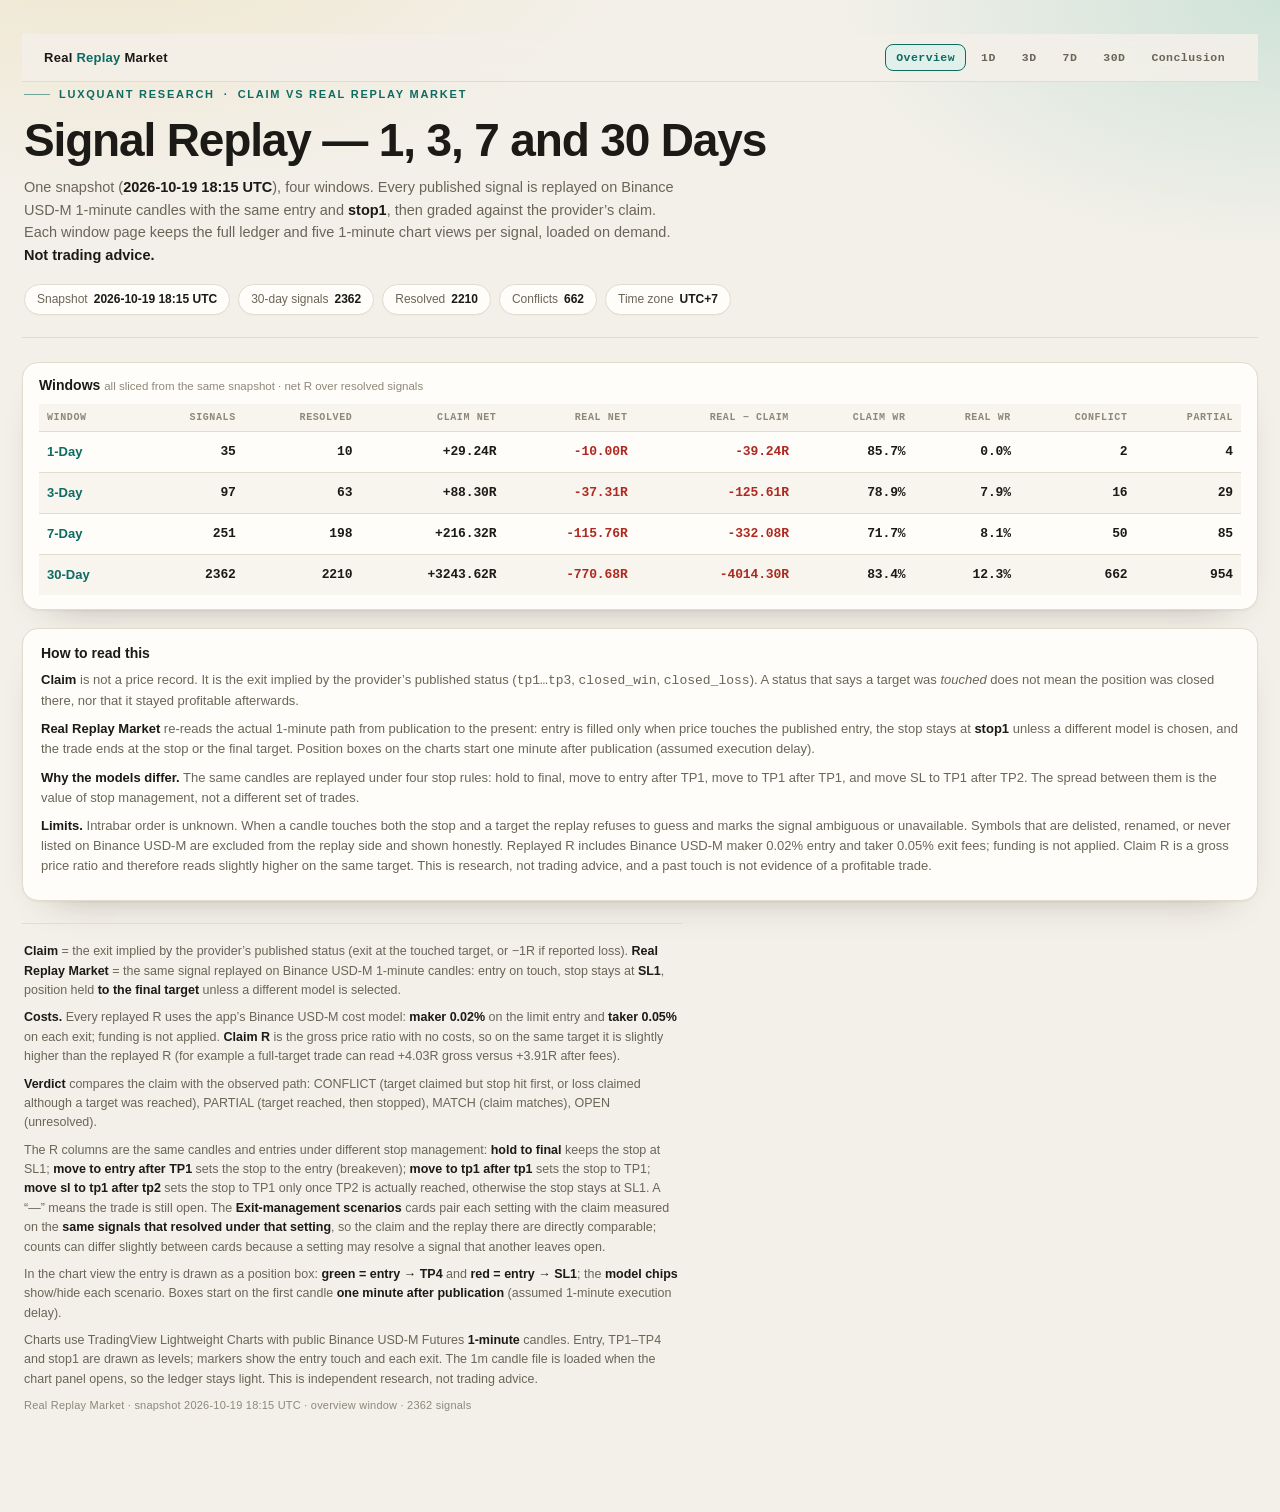
<file: index.html>
<!doctype html>
<html lang="en">
<head>
<meta charset="utf-8">
<meta name="viewport" content="width=device-width, initial-scale=1">
<meta name="color-scheme" content="light dark">
<link rel="icon" href="data:,">
<meta name="description" content="LuxQuant signal replay: published claims compared with an independent 1-minute candle replay across 1, 3, 7 and 30 days.">
<title>Signal Replay · 1/3/7/30 days · LuxQuant research</title>
<link rel="stylesheet" href="assets/style.css">
</head>
<body>
<nav class="nav"><div class="nav-in">
  <div class="brand">Real <span>Replay</span> Market</div>
  <div class="nav-links">
    <a href="index.html" class="on">Overview</a>
    <a href="1d.html" class="">1D</a>
    <a href="3d.html" class="">3D</a>
    <a href="7d.html" class="">7D</a>
    <a href="30d.html" class="">30D</a>
    <a href="conclusion.html" class="">Conclusion</a>
  </div>
</div></nav>
<div class="wrap">
<header class="hero">
    <div class="eyebrow"><span class="rule"></span>LuxQuant research<span>·</span>claim vs Real Replay Market</div>
    <h1>Signal Replay — 1, 3, 7 and 30 Days</h1>
    <p class="lede">One snapshot (<b>2026-10-19 18:15 UTC</b>), four windows. Every published signal is replayed on Binance
    USD-M 1-minute candles with the same entry and <b>stop1</b>, then graded against the provider’s claim.
    Each window page keeps the full ledger and five 1-minute chart views per signal, loaded on demand. <b>Not trading advice.</b></p>
    <ul class="chips">
      <li class="chip">Snapshot <b>2026-10-19 18:15 UTC</b></li>
      <li class="chip">30-day signals <b>2362</b></li>
      <li class="chip">Resolved <b>2210</b></li>
      <li class="chip">Conflicts <b>662</b></li>
      <li class="chip">Time zone <b>UTC+7</b></li>
    </ul>
  </header>
  <section class="models" aria-label="Window comparison">
    <h2>Windows <span>all sliced from the same snapshot · net R over resolved signals</span></h2>
    <table class="win-table">
      <thead><tr><th>Window</th><th class="num">Signals</th><th class="num">Resolved</th><th class="num">Claim net</th>
      <th class="num">Real net</th><th class="num">Real − Claim</th><th class="num">Claim WR</th><th class="num">Real WR</th>
      <th class="num">Conflict</th><th class="num">Partial</th></tr></thead>
      <tbody><tr><td><b><a href="1d.html">1-Day</a></b></td><td class="num">35</td><td class="num">10</td><td class="num">+29.24R</td><td class="num neg">-10.00R</td><td class="num neg">-39.24R</td><td class="num">85.7%</td><td class="num">0.0%</td><td class="num">2</td><td class="num">4</td></tr><tr><td><b><a href="3d.html">3-Day</a></b></td><td class="num">97</td><td class="num">63</td><td class="num">+88.30R</td><td class="num neg">-37.31R</td><td class="num neg">-125.61R</td><td class="num">78.9%</td><td class="num">7.9%</td><td class="num">16</td><td class="num">29</td></tr><tr><td><b><a href="7d.html">7-Day</a></b></td><td class="num">251</td><td class="num">198</td><td class="num">+216.32R</td><td class="num neg">-115.76R</td><td class="num neg">-332.08R</td><td class="num">71.7%</td><td class="num">8.1%</td><td class="num">50</td><td class="num">85</td></tr><tr><td><b><a href="30d.html">30-Day</a></b></td><td class="num">2362</td><td class="num">2210</td><td class="num">+3243.62R</td><td class="num neg">-770.68R</td><td class="num neg">-4014.30R</td><td class="num">83.4%</td><td class="num">12.3%</td><td class="num">662</td><td class="num">954</td></tr></tbody>
    </table>
  </section>
  <section class="method" aria-label="Method">
    <h2>How to read this</h2>
    <p><b>Claim</b> is not a price record. It is the exit implied by the provider’s published status
    (<code>tp1…tp3</code>, <code>closed_win</code>, <code>closed_loss</code>). A status that says a target was
    <i>touched</i> does not mean the position was closed there, nor that it stayed profitable afterwards.</p>
    <p><b>Real Replay Market</b> re-reads the actual 1-minute path from publication to the present: entry is filled only when
    price touches the published entry, the stop stays at <b>stop1</b> unless a different model is chosen, and the trade ends at
    the stop or the final target. Position boxes on the charts start one minute after publication (assumed execution delay).</p>
    <p><b>Why the models differ.</b> The same candles are replayed under four stop rules:
    hold to final, move to entry after TP1, move to TP1 after TP1, and move SL to TP1 after TP2. The spread between them is the
    value of stop management, not a different set of trades.</p>
    <p><b>Limits.</b> Intrabar order is unknown. When a candle touches both the stop and a target the replay refuses to guess and
    marks the signal ambiguous or unavailable. Symbols that are delisted, renamed, or never listed on Binance USD-M are excluded
    from the replay side and shown honestly. Replayed R includes Binance USD-M maker 0.02% entry and taker 0.05% exit fees;
    funding is not applied. Claim R is a gross price ratio and therefore reads slightly higher on the same target. This is research,
    not trading advice, and a past touch is not evidence of a profitable trade.</p>
  </section><footer class="notes">
  <p><b>Claim</b> = the exit implied by the provider’s published status (exit at the touched target, or −1R if reported loss).
  <b>Real Replay Market</b> = the same signal replayed on Binance USD-M 1-minute candles: entry on touch, stop stays at <b>SL1</b>,
  position held <b>to the final target</b> unless a different model is selected.</p>
  <p><b>Costs.</b> Every replayed R uses the app’s Binance USD-M cost model: <b>maker 0.02%</b> on the limit entry and
  <b>taker 0.05%</b> on each exit; funding is not applied. <b>Claim R</b> is the gross price ratio with no costs, so on the same
  target it is slightly higher than the replayed R (for example a full-target trade can read +4.03R gross versus +3.91R after fees).</p>
  <p><b>Verdict</b> compares the claim with the observed path: CONFLICT (target claimed but stop hit first, or loss claimed
  although a target was reached), PARTIAL (target reached, then stopped), MATCH (claim matches), OPEN (unresolved).</p>
  <p>The R columns are the same candles and entries under different stop management:
  <b>hold to final</b> keeps the stop at SL1; <b>move to entry after TP1</b> sets the stop to the entry (breakeven);
  <b>move to tp1 after tp1</b> sets the stop to TP1; <b>move sl to tp1 after tp2</b> sets the stop to TP1 only
  once TP2 is actually reached, otherwise the stop stays at SL1. A “—” means the trade is still open. The <b>Exit-management scenarios</b> cards pair each
  setting with the claim measured on the <b>same signals that resolved under that setting</b>, so the claim and the replay
  there are directly comparable; counts can differ slightly between cards because a setting may resolve a signal that
  another leaves open.</p>
  <p>In the chart view the entry is drawn as a position box: <b>green = entry → TP4</b> and <b>red = entry → SL1</b>;
  the <b>model chips</b> show/hide each scenario. Boxes start on the first candle <b>one minute after publication</b>
  (assumed 1-minute execution delay).</p>
  <p>Charts use TradingView Lightweight Charts with public Binance USD-M Futures <b>1-minute</b> candles. Entry, TP1–TP4 and stop1 are drawn as levels;
  markers show the entry touch and each exit. The 1m candle file is loaded when the chart panel opens, so the ledger stays light.
  This is independent research, not trading advice.</p>
  <p class="foot">Real Replay Market · snapshot 2026-10-19 18:15 UTC · overview window · 2362 signals</p>
</footer>
</div>
</body>
</html>
</file>
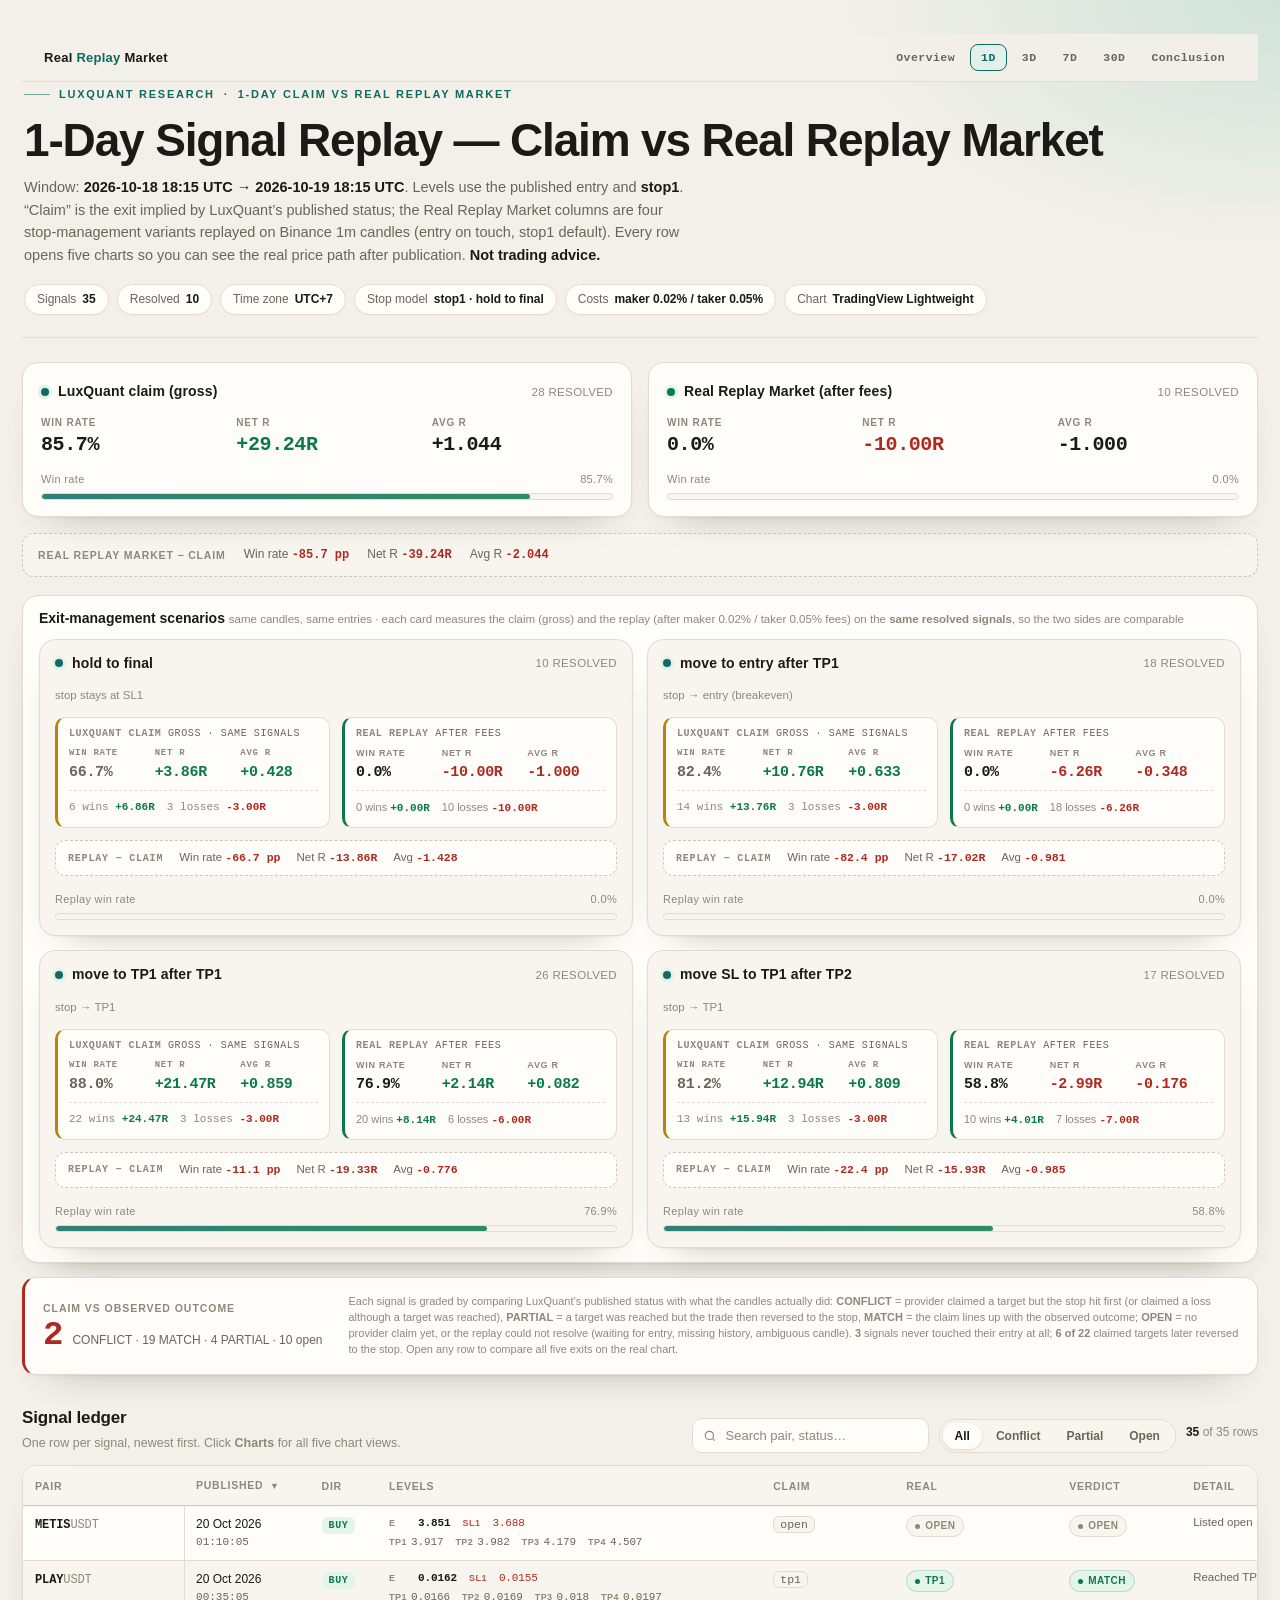
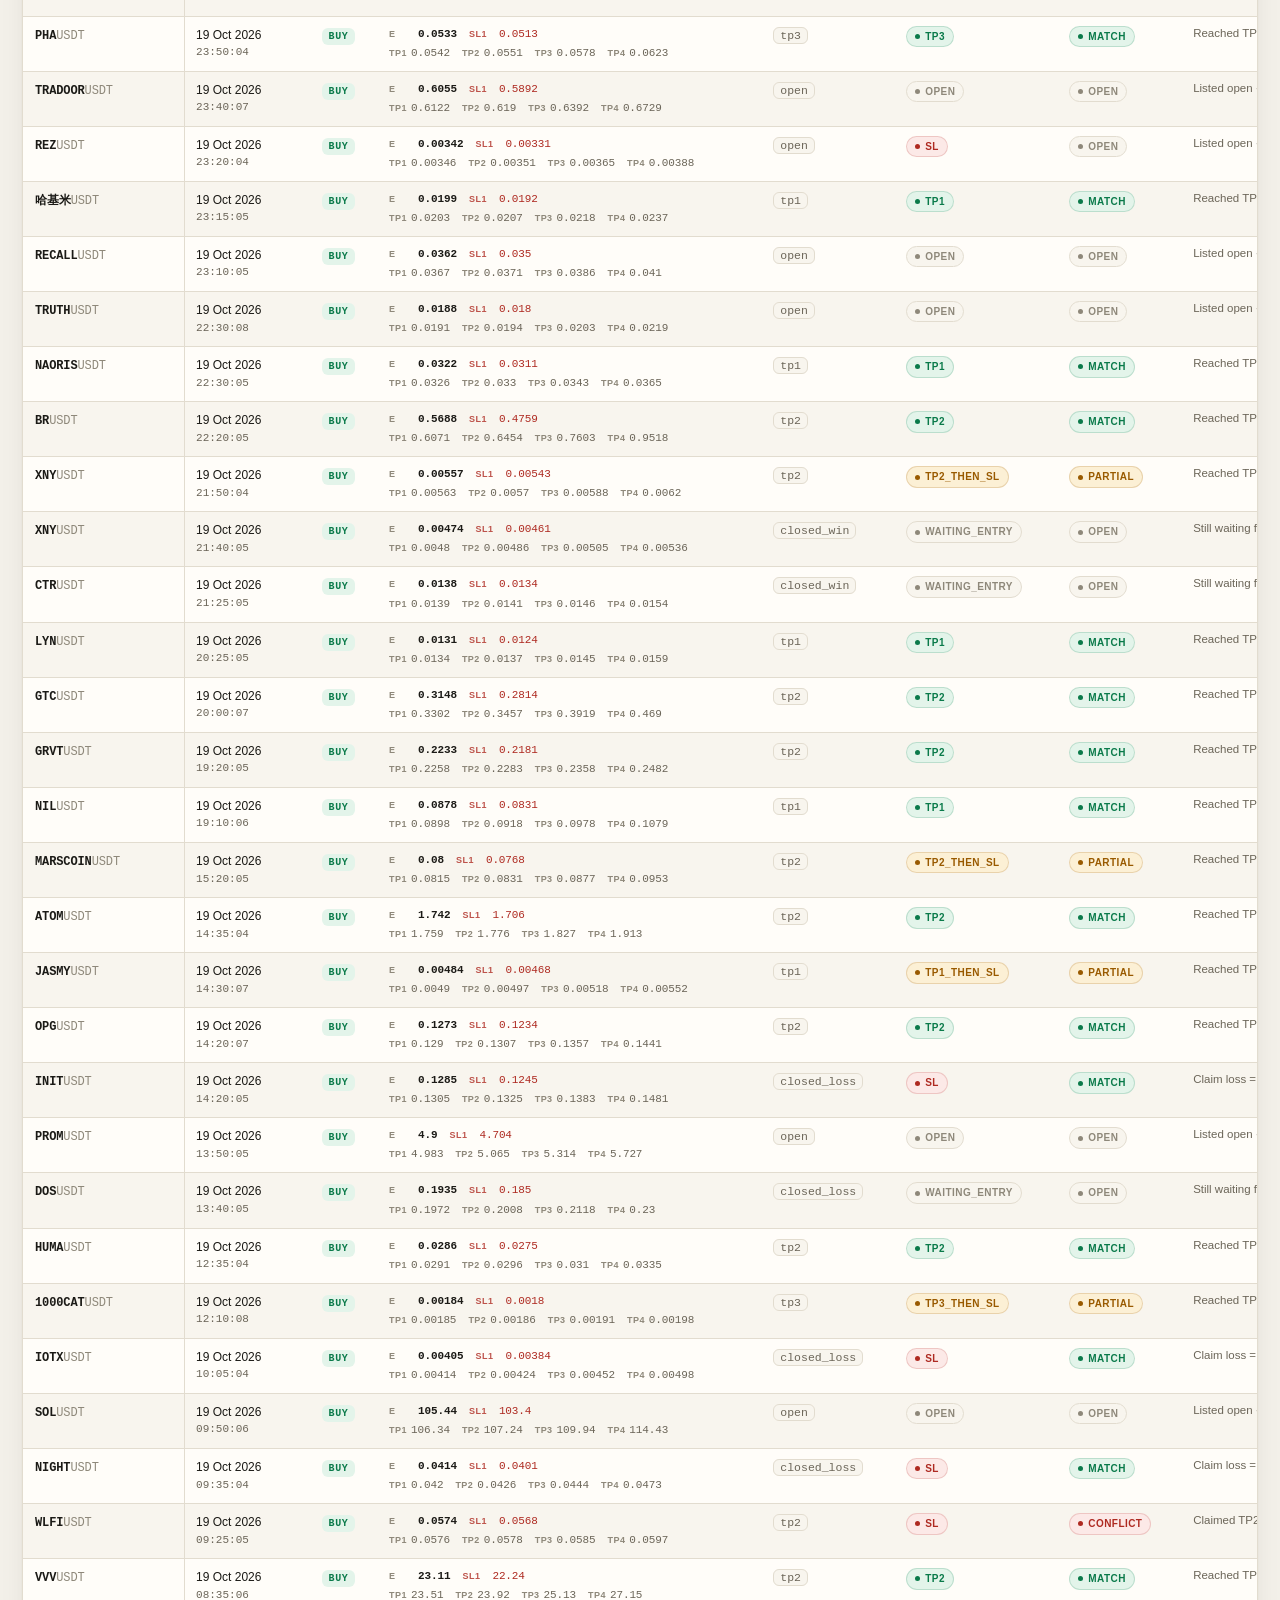
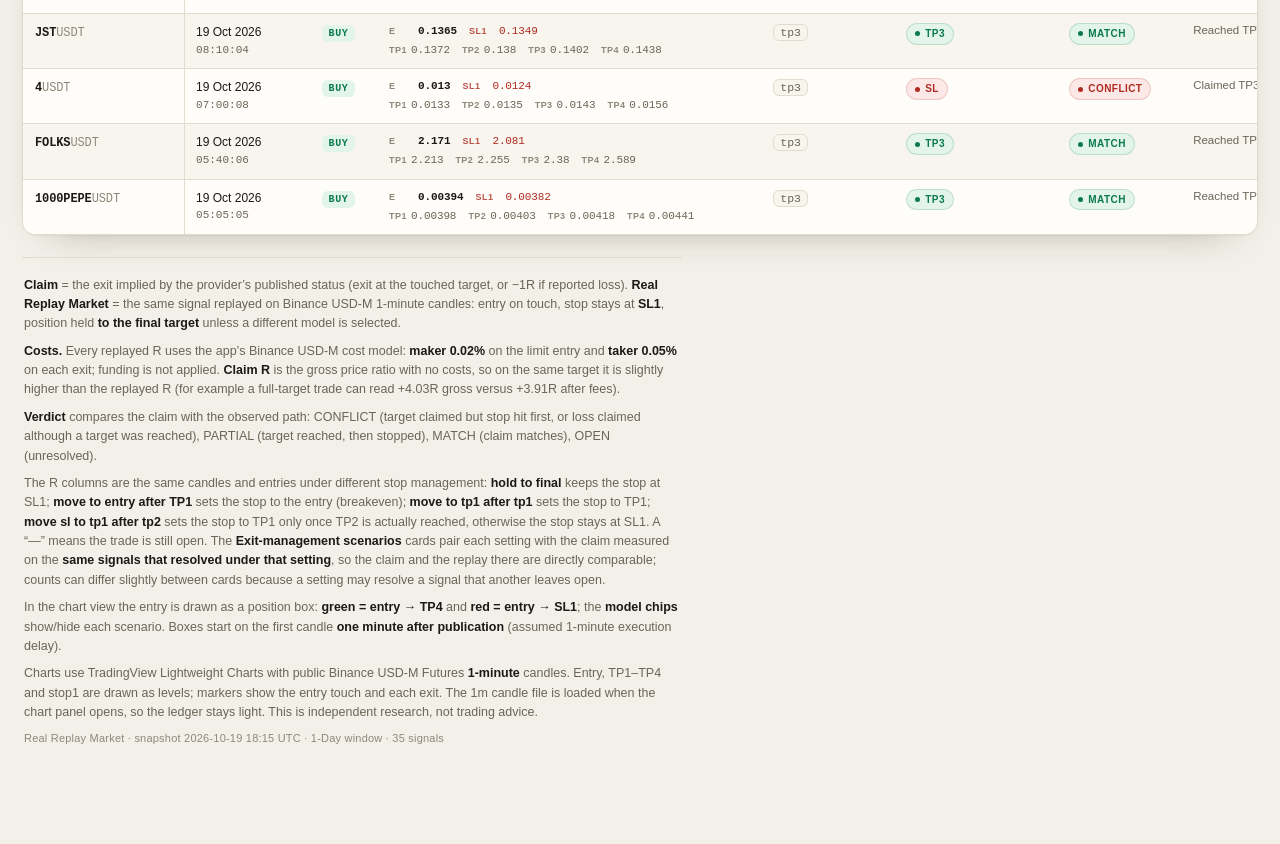
<file: 1d.html>
<!doctype html>
<html lang="en">
<head>
<meta charset="utf-8">
<meta name="viewport" content="width=device-width, initial-scale=1">
<meta name="color-scheme" content="light dark">
<link rel="icon" href="data:,">
<meta name="description" content="LuxQuant signal replay: published claims compared with an independent 1-minute candle replay across 1, 3, 7 and 30 days.">
<title>1-Day Claim vs Real Replay Market · LuxQuant research</title>
<link rel="stylesheet" href="assets/style.css">
</head>
<body>
<nav class="nav"><div class="nav-in">
  <div class="brand">Real <span>Replay</span> Market</div>
  <div class="nav-links">
    <a href="index.html" class="">Overview</a>
    <a href="1d.html" class="on">1D</a>
    <a href="3d.html" class="">3D</a>
    <a href="7d.html" class="">7D</a>
    <a href="30d.html" class="">30D</a>
    <a href="conclusion.html" class="">Conclusion</a>
  </div>
</div></nav>
<div class="wrap">
<header class="hero">
    <div class="eyebrow"><span class="rule"></span>LuxQuant research<span>·</span>1-Day claim vs Real Replay Market</div>
    <h1>1-Day Signal Replay — Claim vs Real Replay Market</h1>
    <p class="lede">Window: <b>2026-10-18 18:15 UTC → 2026-10-19 18:15 UTC</b>.
    Levels use the published entry and <b>stop1</b>. “Claim” is the exit implied by LuxQuant’s published status;
    the Real Replay Market columns are four stop-management variants replayed on Binance 1m candles (entry on touch, stop1 default).
    Every row opens five charts so you can see the real price path after publication. <b>Not trading advice.</b></p>
    <ul class="chips">
      <li class="chip">Signals <b>35</b></li>
      <li class="chip">Resolved <b>10</b></li>
      <li class="chip">Time zone <b>UTC+7</b></li>
      <li class="chip">Stop model <b>stop1 · hold to final</b></li>
      <li class="chip">Costs <b>maker 0.02% / taker 0.05%</b></li>
      <li class="chip">Chart <b>TradingView Lightweight</b></li>
    </ul>
  </header><section class="grid-2" aria-label="Headline comparison">
    <article class="card">
      <div class="card-head"><h2><span class="dot"></span>LuxQuant claim (gross)</h2><span class="sub">28 resolved</span></div>
      <dl class="kpis">
        <div><dt>Win rate</dt><dd>85.7%</dd></div>
        <div><dt>Net R</dt><dd class="pos">+29.24R</dd></div>
        <div><dt>Avg R</dt><dd>+1.044</dd></div>
      </dl>
      <div class="bar"><div class="bar-top"><span>Win rate</span><span>85.7%</span></div>
      <div class="bar-track"><div class="bar-fill" style="--w:85.7%"></div></div></div>
    </article>
    <article class="card real">
      <div class="card-head"><h2><span class="dot"></span>Real Replay Market (after fees)</h2><span class="sub">10 resolved</span></div>
      <dl class="kpis">
        <div><dt>Win rate</dt><dd>0.0%</dd></div>
        <div><dt>Net R</dt><dd class="neg">-10.00R</dd></div>
        <div><dt>Avg R</dt><dd>-1.000</dd></div>
      </dl>
      <div class="bar"><div class="bar-top"><span>Win rate</span><span>0.0%</span></div>
      <div class="bar-track"><div class="bar-fill" style="--w:0.0%"></div></div></div>
    </article>
  </section><div class="delta-strip" aria-label="Real Replay Market minus claim">
    <span class="lbl">Real Replay Market − Claim</span>
    <span>Win rate <b class="neg">-85.7 pp</b></span>
    <span>Net R <b class="neg">-39.24R</b></span>
    <span>Avg R <b class="neg">-2.044</b></span>
  </div><section class="scen-block" aria-label="Exit-management comparison">
    <h2>Exit-management scenarios <span>same candles, same entries · each card measures the claim (gross) and the replay (after maker 0.02% / taker 0.05% fees) on the <b>same resolved signals</b>, so the two sides are comparable</span></h2>
    <div class="scen-grid"><article class="card scen-card">
      <div class="card-head"><h2><span class="dot"></span>hold to final</h2><span class="sub">10 resolved</span></div>
      <p class="sc-rule">stop stays at SL1</p>
      <div class="sc-cols">
        <div class="sc-col claim">
          <div class="sc-col-h">LuxQuant claim <span>gross · same signals</span></div>
          <dl class="kpis">
            <div><dt>Win rate</dt><dd>66.7%</dd></div>
            <div><dt>Net R</dt><dd class="pos">+3.86R</dd></div>
            <div><dt>Avg R</dt><dd class="pos">+0.428</dd></div>
          </dl>
          <div class="sc-split">
            <span>6 wins <b class="pos">+6.86R</b></span>
            <span>3 losses <b class="neg">-3.00R</b></span>
          </div>
        </div>
        <div class="sc-col real">
          <div class="sc-col-h">Real Replay <span>after fees</span></div>
          <dl class="kpis">
            <div><dt>Win rate</dt><dd>0.0%</dd></div>
            <div><dt>Net R</dt><dd class="neg">-10.00R</dd></div>
            <div><dt>Avg R</dt><dd class="neg">-1.000</dd></div>
          </dl>
          <div class="sc-split">
            <span>0 wins <b class="pos">+0.00R</b></span>
            <span>10 losses <b class="neg">-10.00R</b></span>
          </div>
        </div>
      </div>
      <div class="sc-delta"><span class="lbl">Replay − Claim</span>
        <span>Win rate <b class="neg">-66.7 pp</b></span>
        <span>Net R <b class="neg">-13.86R</b></span>
        <span>Avg <b class="neg">-1.428</b></span>
      </div>
      <div class="bar"><div class="bar-top"><span>Replay win rate</span><span>0.0%</span></div>
      <div class="bar-track"><div class="bar-fill" style="--w:0.0%"></div></div></div>
    </article><article class="card scen-card">
      <div class="card-head"><h2><span class="dot"></span>move to entry after TP1</h2><span class="sub">18 resolved</span></div>
      <p class="sc-rule">stop → entry (breakeven)</p>
      <div class="sc-cols">
        <div class="sc-col claim">
          <div class="sc-col-h">LuxQuant claim <span>gross · same signals</span></div>
          <dl class="kpis">
            <div><dt>Win rate</dt><dd>82.4%</dd></div>
            <div><dt>Net R</dt><dd class="pos">+10.76R</dd></div>
            <div><dt>Avg R</dt><dd class="pos">+0.633</dd></div>
          </dl>
          <div class="sc-split">
            <span>14 wins <b class="pos">+13.76R</b></span>
            <span>3 losses <b class="neg">-3.00R</b></span>
          </div>
        </div>
        <div class="sc-col real">
          <div class="sc-col-h">Real Replay <span>after fees</span></div>
          <dl class="kpis">
            <div><dt>Win rate</dt><dd>0.0%</dd></div>
            <div><dt>Net R</dt><dd class="neg">-6.26R</dd></div>
            <div><dt>Avg R</dt><dd class="neg">-0.348</dd></div>
          </dl>
          <div class="sc-split">
            <span>0 wins <b class="pos">+0.00R</b></span>
            <span>18 losses <b class="neg">-6.26R</b></span>
          </div>
        </div>
      </div>
      <div class="sc-delta"><span class="lbl">Replay − Claim</span>
        <span>Win rate <b class="neg">-82.4 pp</b></span>
        <span>Net R <b class="neg">-17.02R</b></span>
        <span>Avg <b class="neg">-0.981</b></span>
      </div>
      <div class="bar"><div class="bar-top"><span>Replay win rate</span><span>0.0%</span></div>
      <div class="bar-track"><div class="bar-fill" style="--w:0.0%"></div></div></div>
    </article><article class="card scen-card">
      <div class="card-head"><h2><span class="dot"></span>move to TP1 after TP1</h2><span class="sub">26 resolved</span></div>
      <p class="sc-rule">stop → TP1</p>
      <div class="sc-cols">
        <div class="sc-col claim">
          <div class="sc-col-h">LuxQuant claim <span>gross · same signals</span></div>
          <dl class="kpis">
            <div><dt>Win rate</dt><dd>88.0%</dd></div>
            <div><dt>Net R</dt><dd class="pos">+21.47R</dd></div>
            <div><dt>Avg R</dt><dd class="pos">+0.859</dd></div>
          </dl>
          <div class="sc-split">
            <span>22 wins <b class="pos">+24.47R</b></span>
            <span>3 losses <b class="neg">-3.00R</b></span>
          </div>
        </div>
        <div class="sc-col real">
          <div class="sc-col-h">Real Replay <span>after fees</span></div>
          <dl class="kpis">
            <div><dt>Win rate</dt><dd>76.9%</dd></div>
            <div><dt>Net R</dt><dd class="pos">+2.14R</dd></div>
            <div><dt>Avg R</dt><dd class="pos">+0.082</dd></div>
          </dl>
          <div class="sc-split">
            <span>20 wins <b class="pos">+8.14R</b></span>
            <span>6 losses <b class="neg">-6.00R</b></span>
          </div>
        </div>
      </div>
      <div class="sc-delta"><span class="lbl">Replay − Claim</span>
        <span>Win rate <b class="neg">-11.1 pp</b></span>
        <span>Net R <b class="neg">-19.33R</b></span>
        <span>Avg <b class="neg">-0.776</b></span>
      </div>
      <div class="bar"><div class="bar-top"><span>Replay win rate</span><span>76.9%</span></div>
      <div class="bar-track"><div class="bar-fill" style="--w:76.9%"></div></div></div>
    </article><article class="card scen-card">
      <div class="card-head"><h2><span class="dot"></span>move SL to TP1 after TP2</h2><span class="sub">17 resolved</span></div>
      <p class="sc-rule">stop → TP1</p>
      <div class="sc-cols">
        <div class="sc-col claim">
          <div class="sc-col-h">LuxQuant claim <span>gross · same signals</span></div>
          <dl class="kpis">
            <div><dt>Win rate</dt><dd>81.2%</dd></div>
            <div><dt>Net R</dt><dd class="pos">+12.94R</dd></div>
            <div><dt>Avg R</dt><dd class="pos">+0.809</dd></div>
          </dl>
          <div class="sc-split">
            <span>13 wins <b class="pos">+15.94R</b></span>
            <span>3 losses <b class="neg">-3.00R</b></span>
          </div>
        </div>
        <div class="sc-col real">
          <div class="sc-col-h">Real Replay <span>after fees</span></div>
          <dl class="kpis">
            <div><dt>Win rate</dt><dd>58.8%</dd></div>
            <div><dt>Net R</dt><dd class="neg">-2.99R</dd></div>
            <div><dt>Avg R</dt><dd class="neg">-0.176</dd></div>
          </dl>
          <div class="sc-split">
            <span>10 wins <b class="pos">+4.01R</b></span>
            <span>7 losses <b class="neg">-7.00R</b></span>
          </div>
        </div>
      </div>
      <div class="sc-delta"><span class="lbl">Replay − Claim</span>
        <span>Win rate <b class="neg">-22.4 pp</b></span>
        <span>Net R <b class="neg">-15.93R</b></span>
        <span>Avg <b class="neg">-0.985</b></span>
      </div>
      <div class="bar"><div class="bar-top"><span>Replay win rate</span><span>58.8%</span></div>
      <div class="bar-track"><div class="bar-fill" style="--w:58.8%"></div></div></div>
    </article></div>
  </section><section class="quality" aria-label="Claim vs observation">
    <div class="quality-head">
      <span class="quality-eyebrow">Claim vs observed outcome</span>
      <div class="quality-number"><strong>2</strong>
      <span>CONFLICT · 19 MATCH · 4 PARTIAL · 10 open</span></div>
    </div>
    <div class="quality-body">
      <p class="quality-note" style="margin-top:0">Each signal is graded by comparing LuxQuant’s published status with what the candles actually did:
      <b>CONFLICT</b> = provider claimed a target but the stop hit first (or claimed a loss although a target was reached),
      <b>PARTIAL</b> = a target was reached but the trade then reversed to the stop,
      <b>MATCH</b> = the claim lines up with the observed outcome; <b>OPEN</b> = no provider claim yet, or the replay
      could not resolve (waiting for entry, missing history, ambiguous candle).
      <b>3</b> signals never touched their entry at all; <b>6 of 22</b>
      claimed targets later reversed to the stop. Open any row to compare all five exits on the real chart.</p>
    </div>
  </section><div class="data-head">
      <div>
        <h2>Signal ledger</h2>
        <p>One row per signal, newest first. Click <b>Charts</b> for all five chart views.</p>
      </div>
      <div class="toolbar">
        <div class="search" id="searchBox">
          <svg viewBox="0 0 24 24" aria-hidden="true"><circle cx="11" cy="11" r="7"></circle><path d="m20 20-3.5-3.5"></path></svg>
          <input id="search" type="search" placeholder="Search pair, status…" autocomplete="off" aria-label="Search signals">
        </div>
        <div class="seg" role="group" aria-label="Filter rows">
          <button type="button" data-filter="all" aria-pressed="true">All</button>
          <button type="button" data-filter="conflict" aria-pressed="false">Conflict</button>
          <button type="button" data-filter="partial" aria-pressed="false">Partial</button>
          <button type="button" data-filter="open" aria-pressed="false">Open</button>
        </div>
        <span id="rowCount"><b>35</b> of 35 rows</span>
      </div>
    </div>
    <div class="table-wrap">
      <table>
        <thead><tr>
          <th>Pair</th><th data-sort="time" data-col="posted">Published <span class="arrow" data-arrow="posted">▼</span></th><th>Dir</th><th>Levels</th>
          <th>Claim</th><th>Real</th><th>Verdict</th><th>Detail</th>
          <th class="num" data-sort="num" data-col="claim">Claim R (gross) <span class="arrow" data-arrow="claim"></span></th>
          <th class="num" data-sort="num" data-col="r_hold">hold to final <span class="arrow" data-arrow="r_hold"></span></th><th class="num" data-sort="num" data-col="r_entry">move to entry after TP1 <span class="arrow" data-arrow="r_entry"></span></th><th class="num" data-sort="num" data-col="r_tp1">move to TP1 after TP1 <span class="arrow" data-arrow="r_tp1"></span></th><th class="num" data-sort="num" data-col="r_tp2">move SL to TP1 after TP2 <span class="arrow" data-arrow="r_tp2"></span></th>
          <th>Charts</th>
        </tr></thead>
        <tbody id="tbody"></tbody>
      </table>
    </div><div class="modal" id="modal" aria-hidden="true">
  <div class="modal-card" role="dialog" aria-modal="true">
    <div class="modal-head">
      <span id="mDir" class="dir long">BUY</span>
      <h3 id="mTitle">—</h3>
      <button class="close" id="mClose" type="button">Close ×</button>
    </div>
    <div class="modal-meta" id="mMeta"></div>
    <div class="model-toggle" id="modelToggle" role="group" aria-label="Show models"><button type="button" class="mtog" data-model="claim" aria-pressed="true">Claim</button> <button type="button" class="mtog" data-model="hold" aria-pressed="true">Hold</button> <button type="button" class="mtog" data-model="entry" aria-pressed="true">Entry</button> <button type="button" class="mtog" data-model="tp1" aria-pressed="true">TP1</button> <button type="button" class="mtog" data-model="tp2" aria-pressed="true">TP2→TP1</button></div>
    <div class="chart-tools">
      <span>Scroll or pinch to zoom · drag to pan</span>
      <button type="button" class="chartbtn" id="zoomReset">Reset zoom</button>
    </div>
    <div class="chart-grid">
<div class="chart-panel claim"><div class="cp-head"><b>LuxQuant claim</b><span class="r" id="r_claim">—</span></div><div class="chart-box" id="chart_claim"></div><div class="cp-note" id="note_claim">—</div></div>
<div class="chart-panel app"><div class="cp-head"><b>hold to final</b><span class="r" id="r_hold">—</span></div><div class="chart-box" id="chart_hold"></div><div class="cp-note" id="note_hold">—</div></div>
<div class="chart-panel app"><div class="cp-head"><b>move to entry after TP1</b><span class="r" id="r_entry">—</span></div><div class="chart-box" id="chart_entry"></div><div class="cp-note" id="note_entry">—</div></div>
<div class="chart-panel app"><div class="cp-head"><b>move to TP1 after TP1</b><span class="r" id="r_tp1">—</span></div><div class="chart-box" id="chart_tp1"></div><div class="cp-note" id="note_tp1">—</div></div>
<div class="chart-panel app"><div class="cp-head"><b>move SL to TP1 after TP2</b><span class="r" id="r_tp2">—</span></div><div class="chart-box" id="chart_tp2"></div><div class="cp-note" id="note_tp2">—</div></div>
    </div>
    <div class="tl">
      <div class="tl-head">Event timeline <span id="tlSpan">UTC+7 · after publication</span></div>
      <ol class="tl-list" id="tlList"></ol>
      <div class="tl-exits" id="tlExits"></div>
    </div>
  </div>
</div><footer class="notes">
  <p><b>Claim</b> = the exit implied by the provider’s published status (exit at the touched target, or −1R if reported loss).
  <b>Real Replay Market</b> = the same signal replayed on Binance USD-M 1-minute candles: entry on touch, stop stays at <b>SL1</b>,
  position held <b>to the final target</b> unless a different model is selected.</p>
  <p><b>Costs.</b> Every replayed R uses the app’s Binance USD-M cost model: <b>maker 0.02%</b> on the limit entry and
  <b>taker 0.05%</b> on each exit; funding is not applied. <b>Claim R</b> is the gross price ratio with no costs, so on the same
  target it is slightly higher than the replayed R (for example a full-target trade can read +4.03R gross versus +3.91R after fees).</p>
  <p><b>Verdict</b> compares the claim with the observed path: CONFLICT (target claimed but stop hit first, or loss claimed
  although a target was reached), PARTIAL (target reached, then stopped), MATCH (claim matches), OPEN (unresolved).</p>
  <p>The R columns are the same candles and entries under different stop management:
  <b>hold to final</b> keeps the stop at SL1; <b>move to entry after TP1</b> sets the stop to the entry (breakeven);
  <b>move to tp1 after tp1</b> sets the stop to TP1; <b>move sl to tp1 after tp2</b> sets the stop to TP1 only
  once TP2 is actually reached, otherwise the stop stays at SL1. A “—” means the trade is still open. The <b>Exit-management scenarios</b> cards pair each
  setting with the claim measured on the <b>same signals that resolved under that setting</b>, so the claim and the replay
  there are directly comparable; counts can differ slightly between cards because a setting may resolve a signal that
  another leaves open.</p>
  <p>In the chart view the entry is drawn as a position box: <b>green = entry → TP4</b> and <b>red = entry → SL1</b>;
  the <b>model chips</b> show/hide each scenario. Boxes start on the first candle <b>one minute after publication</b>
  (assumed 1-minute execution delay).</p>
  <p>Charts use TradingView Lightweight Charts with public Binance USD-M Futures <b>1-minute</b> candles. Entry, TP1–TP4 and stop1 are drawn as levels;
  markers show the entry touch and each exit. The 1m candle file is loaded when the chart panel opens, so the ledger stays light.
  This is independent research, not trading advice.</p>
  <p class="foot">Real Replay Market · snapshot 2026-10-19 18:15 UTC · 1-Day window · 35 signals</p>
</footer>
</div>
<script>window.DATA_URL="data/1d.json";</script>
<script src="assets/lightweight-charts.js"></script>
<script src="assets/app.js"></script>
</body>
</html>
</file>
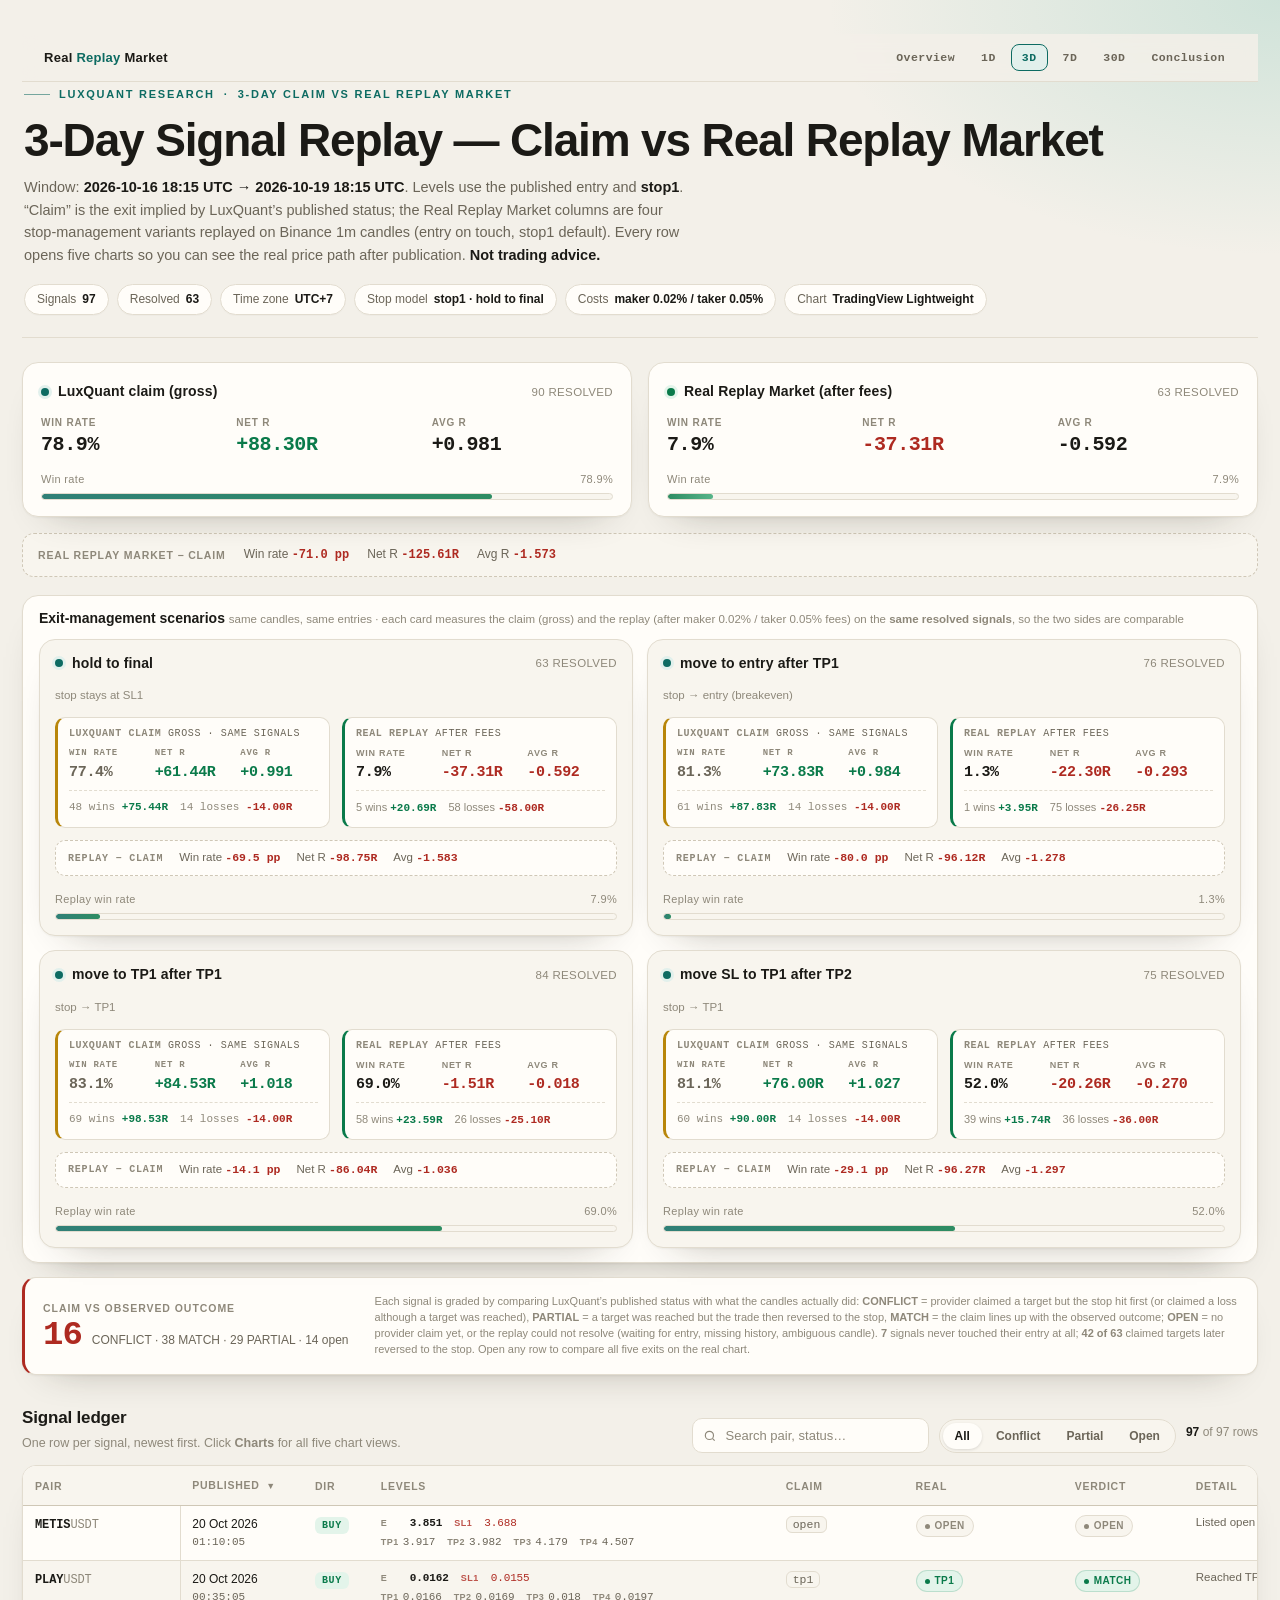
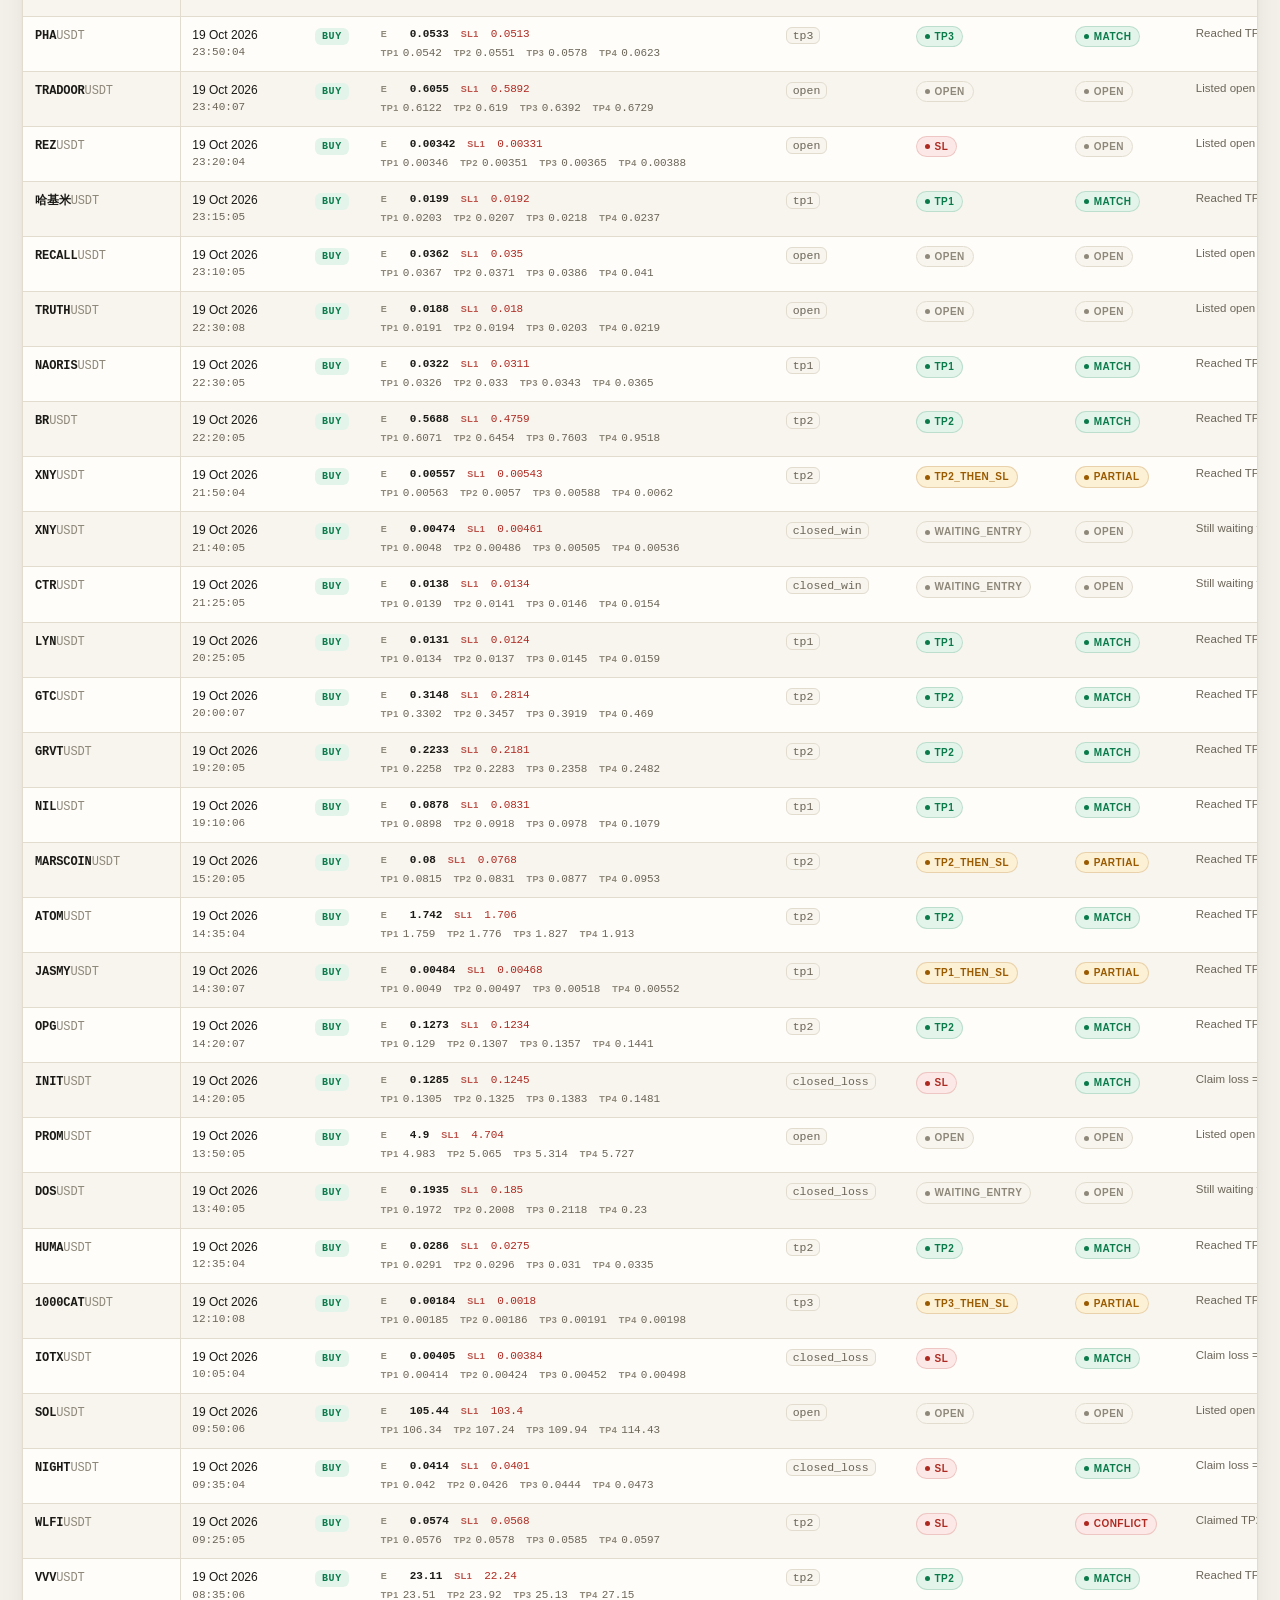
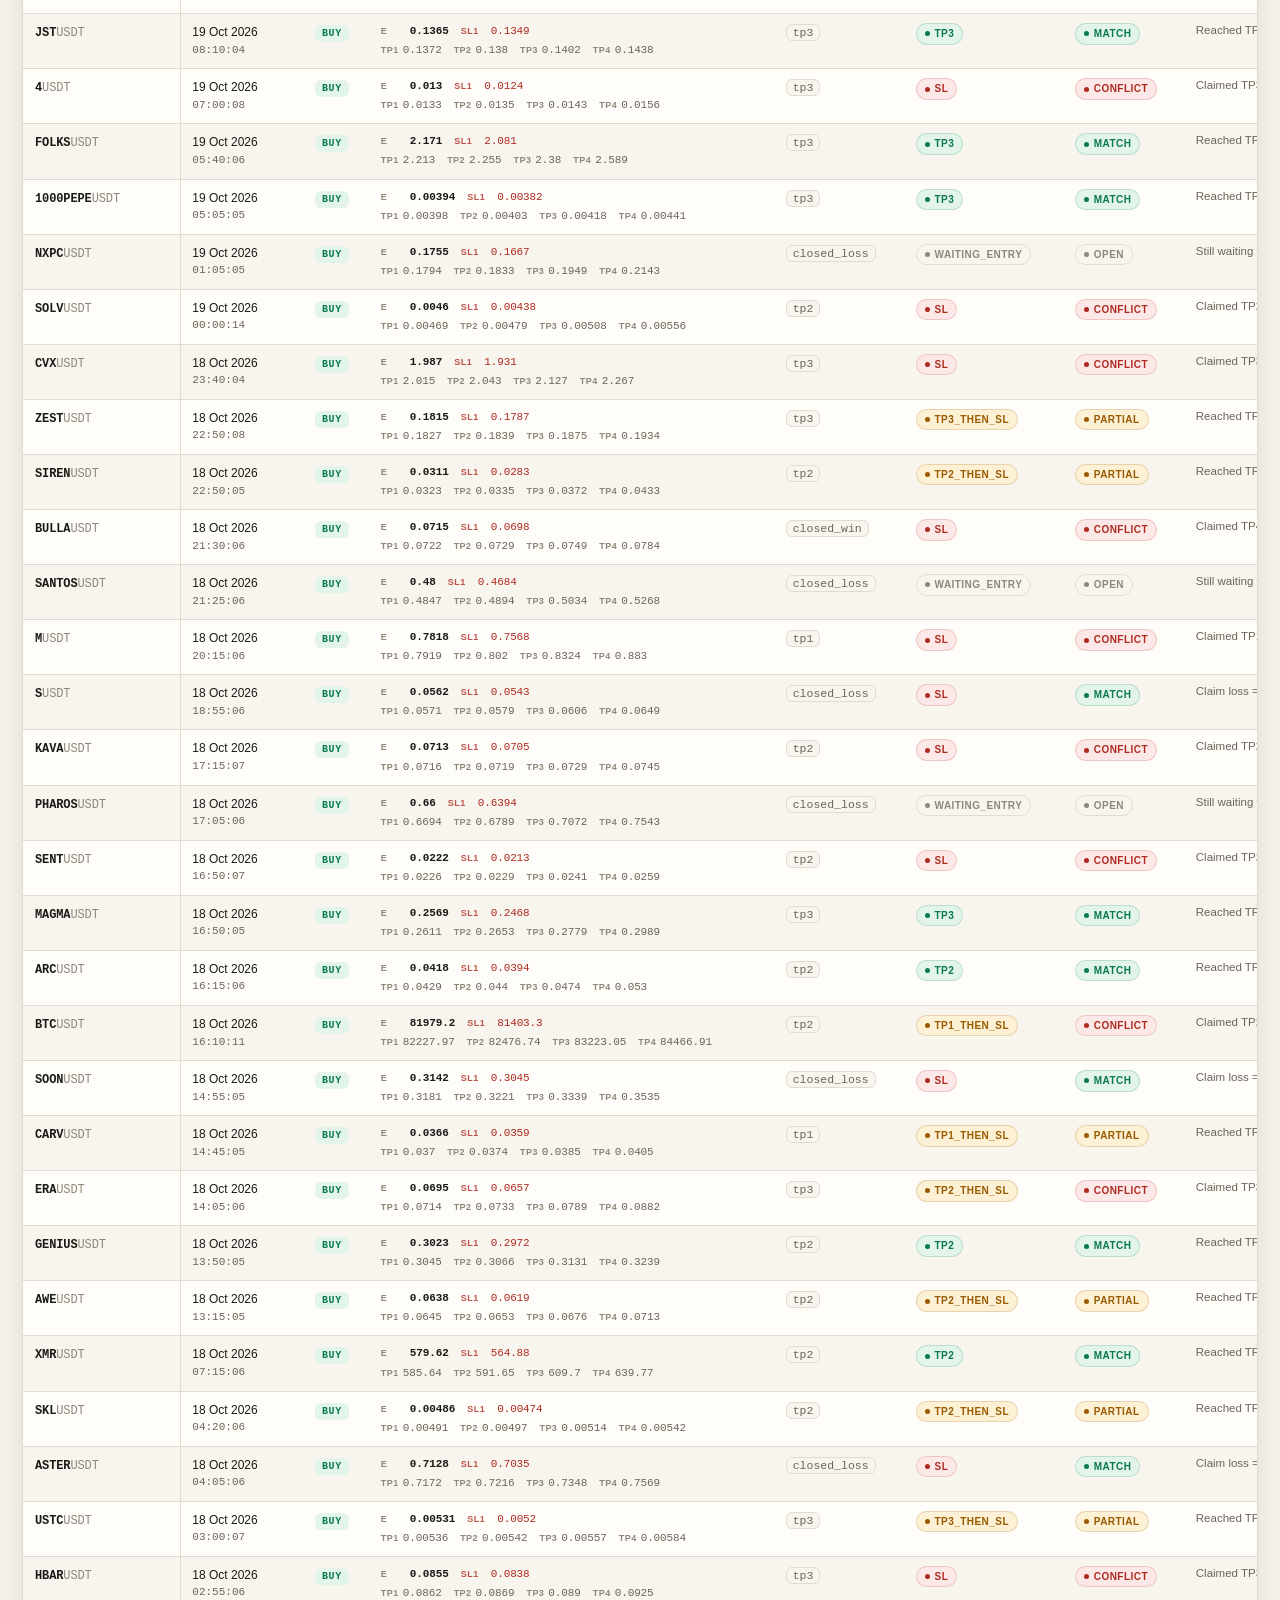
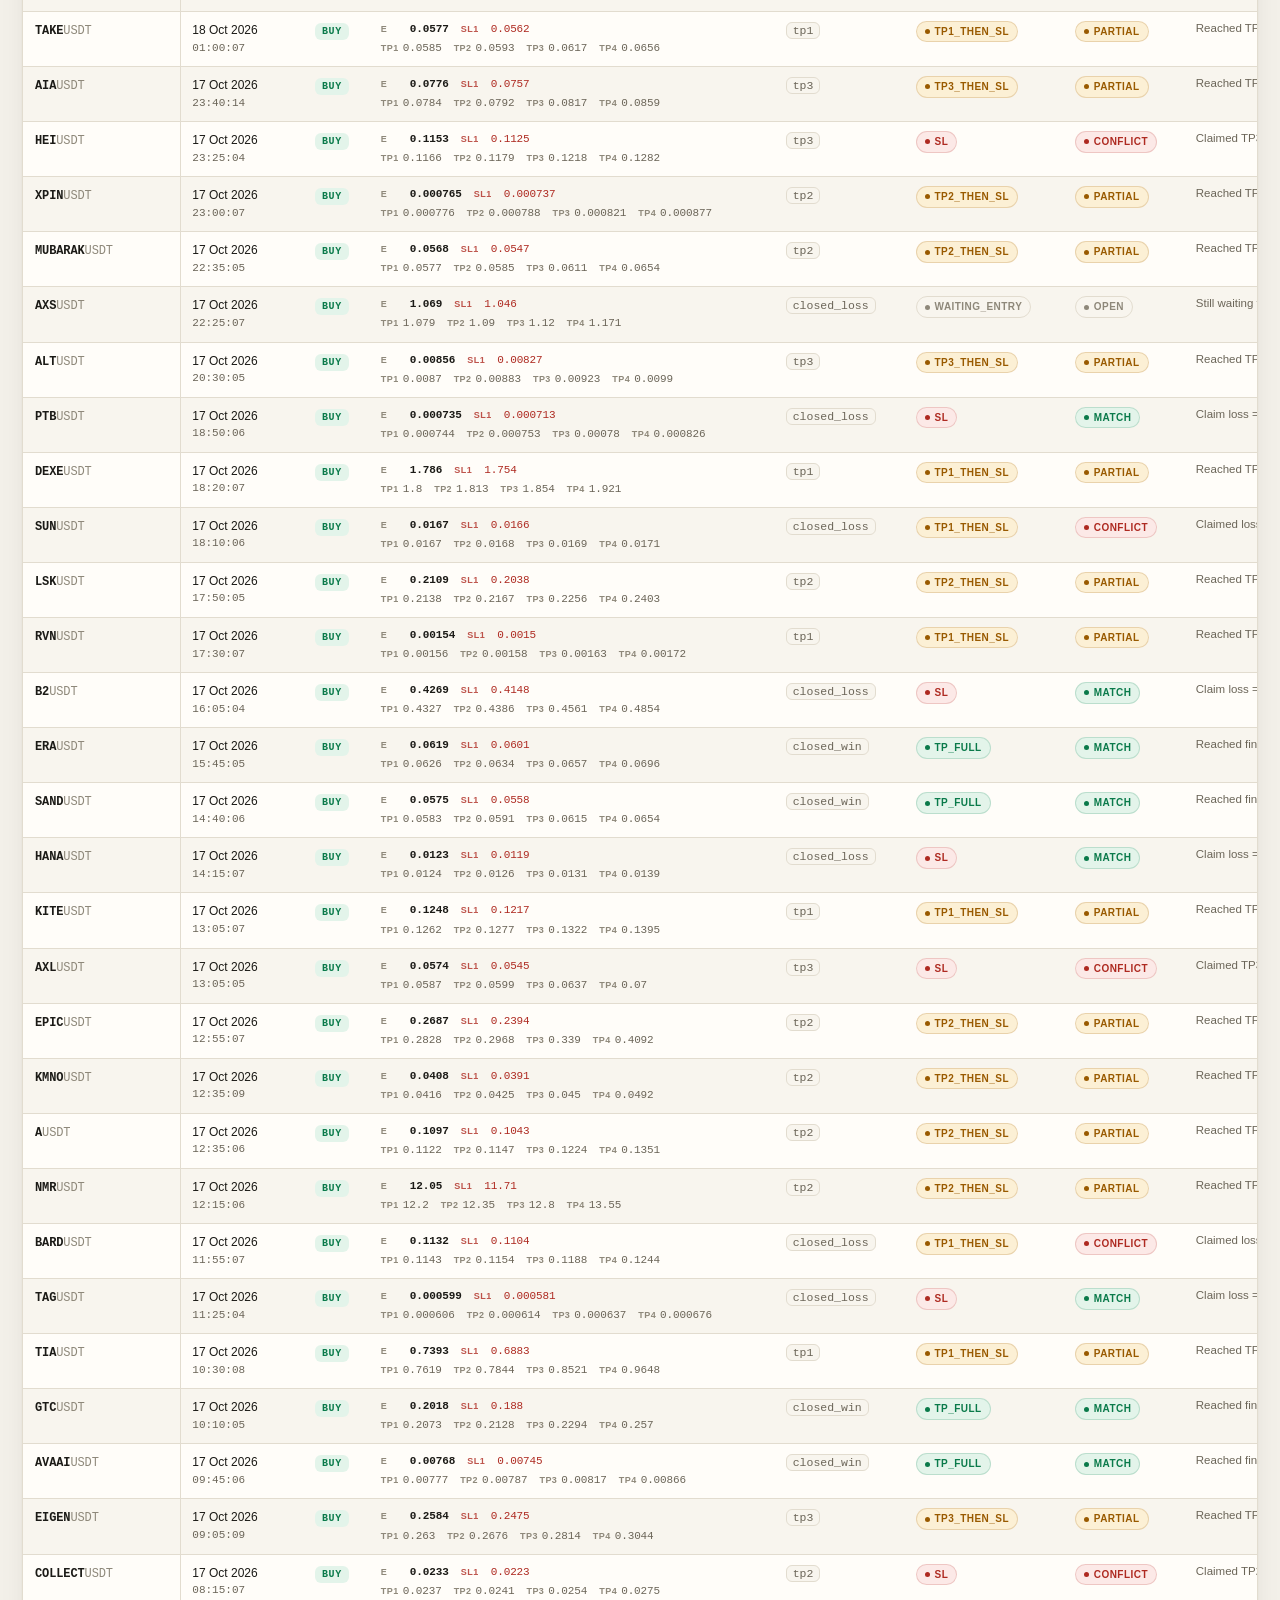
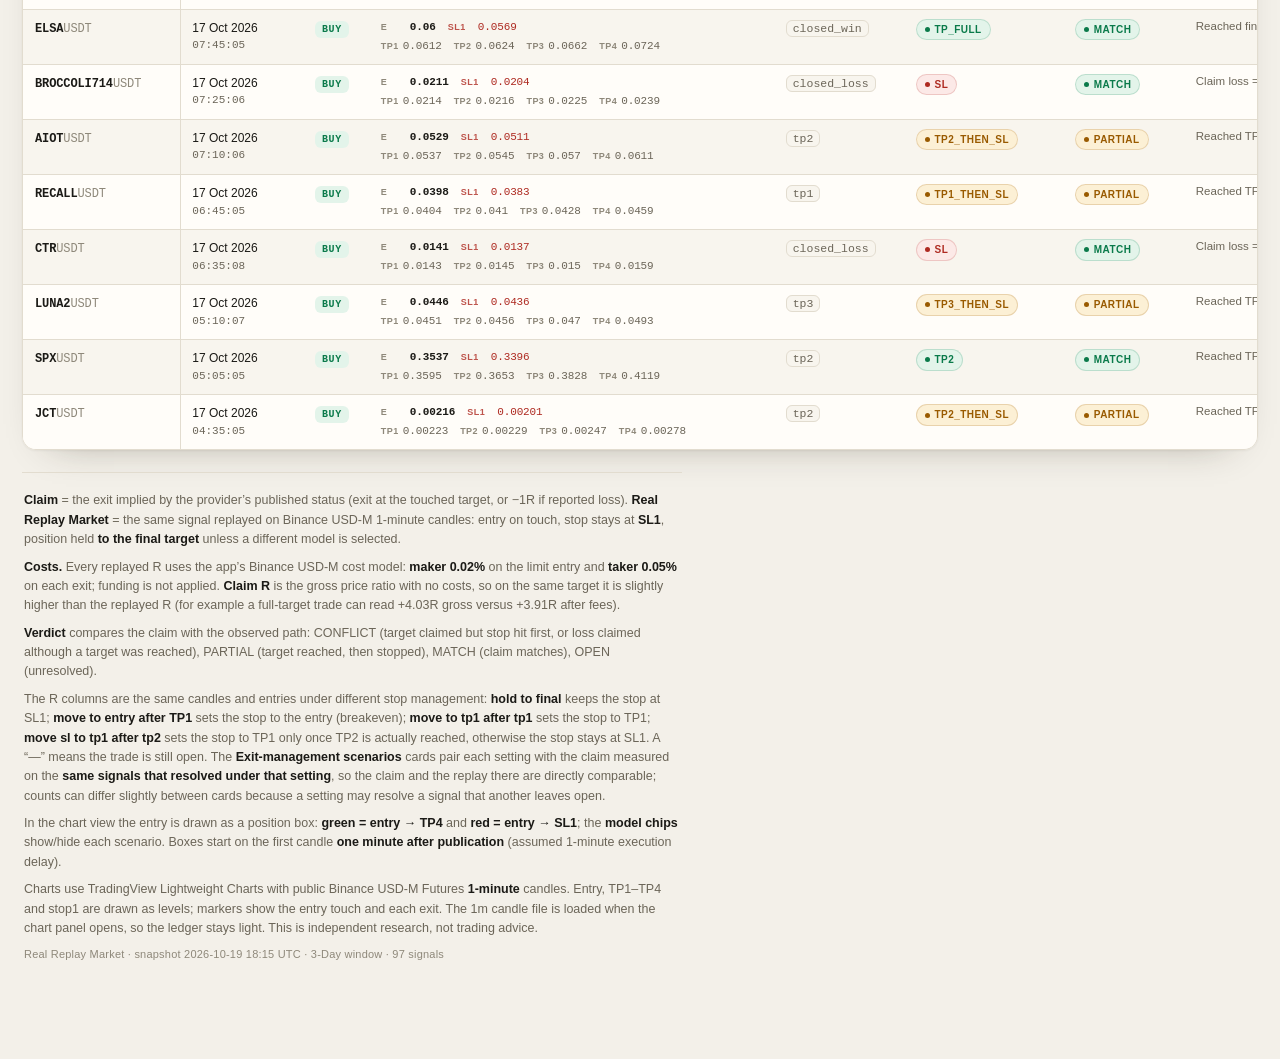
<file: 3d.html>
<!doctype html>
<html lang="en">
<head>
<meta charset="utf-8">
<meta name="viewport" content="width=device-width, initial-scale=1">
<meta name="color-scheme" content="light dark">
<link rel="icon" href="data:,">
<meta name="description" content="LuxQuant signal replay: published claims compared with an independent 1-minute candle replay across 1, 3, 7 and 30 days.">
<title>3-Day Claim vs Real Replay Market · LuxQuant research</title>
<link rel="stylesheet" href="assets/style.css">
</head>
<body>
<nav class="nav"><div class="nav-in">
  <div class="brand">Real <span>Replay</span> Market</div>
  <div class="nav-links">
    <a href="index.html" class="">Overview</a>
    <a href="1d.html" class="">1D</a>
    <a href="3d.html" class="on">3D</a>
    <a href="7d.html" class="">7D</a>
    <a href="30d.html" class="">30D</a>
    <a href="conclusion.html" class="">Conclusion</a>
  </div>
</div></nav>
<div class="wrap">
<header class="hero">
    <div class="eyebrow"><span class="rule"></span>LuxQuant research<span>·</span>3-Day claim vs Real Replay Market</div>
    <h1>3-Day Signal Replay — Claim vs Real Replay Market</h1>
    <p class="lede">Window: <b>2026-10-16 18:15 UTC → 2026-10-19 18:15 UTC</b>.
    Levels use the published entry and <b>stop1</b>. “Claim” is the exit implied by LuxQuant’s published status;
    the Real Replay Market columns are four stop-management variants replayed on Binance 1m candles (entry on touch, stop1 default).
    Every row opens five charts so you can see the real price path after publication. <b>Not trading advice.</b></p>
    <ul class="chips">
      <li class="chip">Signals <b>97</b></li>
      <li class="chip">Resolved <b>63</b></li>
      <li class="chip">Time zone <b>UTC+7</b></li>
      <li class="chip">Stop model <b>stop1 · hold to final</b></li>
      <li class="chip">Costs <b>maker 0.02% / taker 0.05%</b></li>
      <li class="chip">Chart <b>TradingView Lightweight</b></li>
    </ul>
  </header><section class="grid-2" aria-label="Headline comparison">
    <article class="card">
      <div class="card-head"><h2><span class="dot"></span>LuxQuant claim (gross)</h2><span class="sub">90 resolved</span></div>
      <dl class="kpis">
        <div><dt>Win rate</dt><dd>78.9%</dd></div>
        <div><dt>Net R</dt><dd class="pos">+88.30R</dd></div>
        <div><dt>Avg R</dt><dd>+0.981</dd></div>
      </dl>
      <div class="bar"><div class="bar-top"><span>Win rate</span><span>78.9%</span></div>
      <div class="bar-track"><div class="bar-fill" style="--w:78.9%"></div></div></div>
    </article>
    <article class="card real">
      <div class="card-head"><h2><span class="dot"></span>Real Replay Market (after fees)</h2><span class="sub">63 resolved</span></div>
      <dl class="kpis">
        <div><dt>Win rate</dt><dd>7.9%</dd></div>
        <div><dt>Net R</dt><dd class="neg">-37.31R</dd></div>
        <div><dt>Avg R</dt><dd>-0.592</dd></div>
      </dl>
      <div class="bar"><div class="bar-top"><span>Win rate</span><span>7.9%</span></div>
      <div class="bar-track"><div class="bar-fill" style="--w:7.9%"></div></div></div>
    </article>
  </section><div class="delta-strip" aria-label="Real Replay Market minus claim">
    <span class="lbl">Real Replay Market − Claim</span>
    <span>Win rate <b class="neg">-71.0 pp</b></span>
    <span>Net R <b class="neg">-125.61R</b></span>
    <span>Avg R <b class="neg">-1.573</b></span>
  </div><section class="scen-block" aria-label="Exit-management comparison">
    <h2>Exit-management scenarios <span>same candles, same entries · each card measures the claim (gross) and the replay (after maker 0.02% / taker 0.05% fees) on the <b>same resolved signals</b>, so the two sides are comparable</span></h2>
    <div class="scen-grid"><article class="card scen-card">
      <div class="card-head"><h2><span class="dot"></span>hold to final</h2><span class="sub">63 resolved</span></div>
      <p class="sc-rule">stop stays at SL1</p>
      <div class="sc-cols">
        <div class="sc-col claim">
          <div class="sc-col-h">LuxQuant claim <span>gross · same signals</span></div>
          <dl class="kpis">
            <div><dt>Win rate</dt><dd>77.4%</dd></div>
            <div><dt>Net R</dt><dd class="pos">+61.44R</dd></div>
            <div><dt>Avg R</dt><dd class="pos">+0.991</dd></div>
          </dl>
          <div class="sc-split">
            <span>48 wins <b class="pos">+75.44R</b></span>
            <span>14 losses <b class="neg">-14.00R</b></span>
          </div>
        </div>
        <div class="sc-col real">
          <div class="sc-col-h">Real Replay <span>after fees</span></div>
          <dl class="kpis">
            <div><dt>Win rate</dt><dd>7.9%</dd></div>
            <div><dt>Net R</dt><dd class="neg">-37.31R</dd></div>
            <div><dt>Avg R</dt><dd class="neg">-0.592</dd></div>
          </dl>
          <div class="sc-split">
            <span>5 wins <b class="pos">+20.69R</b></span>
            <span>58 losses <b class="neg">-58.00R</b></span>
          </div>
        </div>
      </div>
      <div class="sc-delta"><span class="lbl">Replay − Claim</span>
        <span>Win rate <b class="neg">-69.5 pp</b></span>
        <span>Net R <b class="neg">-98.75R</b></span>
        <span>Avg <b class="neg">-1.583</b></span>
      </div>
      <div class="bar"><div class="bar-top"><span>Replay win rate</span><span>7.9%</span></div>
      <div class="bar-track"><div class="bar-fill" style="--w:7.9%"></div></div></div>
    </article><article class="card scen-card">
      <div class="card-head"><h2><span class="dot"></span>move to entry after TP1</h2><span class="sub">76 resolved</span></div>
      <p class="sc-rule">stop → entry (breakeven)</p>
      <div class="sc-cols">
        <div class="sc-col claim">
          <div class="sc-col-h">LuxQuant claim <span>gross · same signals</span></div>
          <dl class="kpis">
            <div><dt>Win rate</dt><dd>81.3%</dd></div>
            <div><dt>Net R</dt><dd class="pos">+73.83R</dd></div>
            <div><dt>Avg R</dt><dd class="pos">+0.984</dd></div>
          </dl>
          <div class="sc-split">
            <span>61 wins <b class="pos">+87.83R</b></span>
            <span>14 losses <b class="neg">-14.00R</b></span>
          </div>
        </div>
        <div class="sc-col real">
          <div class="sc-col-h">Real Replay <span>after fees</span></div>
          <dl class="kpis">
            <div><dt>Win rate</dt><dd>1.3%</dd></div>
            <div><dt>Net R</dt><dd class="neg">-22.30R</dd></div>
            <div><dt>Avg R</dt><dd class="neg">-0.293</dd></div>
          </dl>
          <div class="sc-split">
            <span>1 wins <b class="pos">+3.95R</b></span>
            <span>75 losses <b class="neg">-26.25R</b></span>
          </div>
        </div>
      </div>
      <div class="sc-delta"><span class="lbl">Replay − Claim</span>
        <span>Win rate <b class="neg">-80.0 pp</b></span>
        <span>Net R <b class="neg">-96.12R</b></span>
        <span>Avg <b class="neg">-1.278</b></span>
      </div>
      <div class="bar"><div class="bar-top"><span>Replay win rate</span><span>1.3%</span></div>
      <div class="bar-track"><div class="bar-fill" style="--w:1.3%"></div></div></div>
    </article><article class="card scen-card">
      <div class="card-head"><h2><span class="dot"></span>move to TP1 after TP1</h2><span class="sub">84 resolved</span></div>
      <p class="sc-rule">stop → TP1</p>
      <div class="sc-cols">
        <div class="sc-col claim">
          <div class="sc-col-h">LuxQuant claim <span>gross · same signals</span></div>
          <dl class="kpis">
            <div><dt>Win rate</dt><dd>83.1%</dd></div>
            <div><dt>Net R</dt><dd class="pos">+84.53R</dd></div>
            <div><dt>Avg R</dt><dd class="pos">+1.018</dd></div>
          </dl>
          <div class="sc-split">
            <span>69 wins <b class="pos">+98.53R</b></span>
            <span>14 losses <b class="neg">-14.00R</b></span>
          </div>
        </div>
        <div class="sc-col real">
          <div class="sc-col-h">Real Replay <span>after fees</span></div>
          <dl class="kpis">
            <div><dt>Win rate</dt><dd>69.0%</dd></div>
            <div><dt>Net R</dt><dd class="neg">-1.51R</dd></div>
            <div><dt>Avg R</dt><dd class="neg">-0.018</dd></div>
          </dl>
          <div class="sc-split">
            <span>58 wins <b class="pos">+23.59R</b></span>
            <span>26 losses <b class="neg">-25.10R</b></span>
          </div>
        </div>
      </div>
      <div class="sc-delta"><span class="lbl">Replay − Claim</span>
        <span>Win rate <b class="neg">-14.1 pp</b></span>
        <span>Net R <b class="neg">-86.04R</b></span>
        <span>Avg <b class="neg">-1.036</b></span>
      </div>
      <div class="bar"><div class="bar-top"><span>Replay win rate</span><span>69.0%</span></div>
      <div class="bar-track"><div class="bar-fill" style="--w:69.0%"></div></div></div>
    </article><article class="card scen-card">
      <div class="card-head"><h2><span class="dot"></span>move SL to TP1 after TP2</h2><span class="sub">75 resolved</span></div>
      <p class="sc-rule">stop → TP1</p>
      <div class="sc-cols">
        <div class="sc-col claim">
          <div class="sc-col-h">LuxQuant claim <span>gross · same signals</span></div>
          <dl class="kpis">
            <div><dt>Win rate</dt><dd>81.1%</dd></div>
            <div><dt>Net R</dt><dd class="pos">+76.00R</dd></div>
            <div><dt>Avg R</dt><dd class="pos">+1.027</dd></div>
          </dl>
          <div class="sc-split">
            <span>60 wins <b class="pos">+90.00R</b></span>
            <span>14 losses <b class="neg">-14.00R</b></span>
          </div>
        </div>
        <div class="sc-col real">
          <div class="sc-col-h">Real Replay <span>after fees</span></div>
          <dl class="kpis">
            <div><dt>Win rate</dt><dd>52.0%</dd></div>
            <div><dt>Net R</dt><dd class="neg">-20.26R</dd></div>
            <div><dt>Avg R</dt><dd class="neg">-0.270</dd></div>
          </dl>
          <div class="sc-split">
            <span>39 wins <b class="pos">+15.74R</b></span>
            <span>36 losses <b class="neg">-36.00R</b></span>
          </div>
        </div>
      </div>
      <div class="sc-delta"><span class="lbl">Replay − Claim</span>
        <span>Win rate <b class="neg">-29.1 pp</b></span>
        <span>Net R <b class="neg">-96.27R</b></span>
        <span>Avg <b class="neg">-1.297</b></span>
      </div>
      <div class="bar"><div class="bar-top"><span>Replay win rate</span><span>52.0%</span></div>
      <div class="bar-track"><div class="bar-fill" style="--w:52.0%"></div></div></div>
    </article></div>
  </section><section class="quality" aria-label="Claim vs observation">
    <div class="quality-head">
      <span class="quality-eyebrow">Claim vs observed outcome</span>
      <div class="quality-number"><strong>16</strong>
      <span>CONFLICT · 38 MATCH · 29 PARTIAL · 14 open</span></div>
    </div>
    <div class="quality-body">
      <p class="quality-note" style="margin-top:0">Each signal is graded by comparing LuxQuant’s published status with what the candles actually did:
      <b>CONFLICT</b> = provider claimed a target but the stop hit first (or claimed a loss although a target was reached),
      <b>PARTIAL</b> = a target was reached but the trade then reversed to the stop,
      <b>MATCH</b> = the claim lines up with the observed outcome; <b>OPEN</b> = no provider claim yet, or the replay
      could not resolve (waiting for entry, missing history, ambiguous candle).
      <b>7</b> signals never touched their entry at all; <b>42 of 63</b>
      claimed targets later reversed to the stop. Open any row to compare all five exits on the real chart.</p>
    </div>
  </section><div class="data-head">
      <div>
        <h2>Signal ledger</h2>
        <p>One row per signal, newest first. Click <b>Charts</b> for all five chart views.</p>
      </div>
      <div class="toolbar">
        <div class="search" id="searchBox">
          <svg viewBox="0 0 24 24" aria-hidden="true"><circle cx="11" cy="11" r="7"></circle><path d="m20 20-3.5-3.5"></path></svg>
          <input id="search" type="search" placeholder="Search pair, status…" autocomplete="off" aria-label="Search signals">
        </div>
        <div class="seg" role="group" aria-label="Filter rows">
          <button type="button" data-filter="all" aria-pressed="true">All</button>
          <button type="button" data-filter="conflict" aria-pressed="false">Conflict</button>
          <button type="button" data-filter="partial" aria-pressed="false">Partial</button>
          <button type="button" data-filter="open" aria-pressed="false">Open</button>
        </div>
        <span id="rowCount"><b>97</b> of 97 rows</span>
      </div>
    </div>
    <div class="table-wrap">
      <table>
        <thead><tr>
          <th>Pair</th><th data-sort="time" data-col="posted">Published <span class="arrow" data-arrow="posted">▼</span></th><th>Dir</th><th>Levels</th>
          <th>Claim</th><th>Real</th><th>Verdict</th><th>Detail</th>
          <th class="num" data-sort="num" data-col="claim">Claim R (gross) <span class="arrow" data-arrow="claim"></span></th>
          <th class="num" data-sort="num" data-col="r_hold">hold to final <span class="arrow" data-arrow="r_hold"></span></th><th class="num" data-sort="num" data-col="r_entry">move to entry after TP1 <span class="arrow" data-arrow="r_entry"></span></th><th class="num" data-sort="num" data-col="r_tp1">move to TP1 after TP1 <span class="arrow" data-arrow="r_tp1"></span></th><th class="num" data-sort="num" data-col="r_tp2">move SL to TP1 after TP2 <span class="arrow" data-arrow="r_tp2"></span></th>
          <th>Charts</th>
        </tr></thead>
        <tbody id="tbody"></tbody>
      </table>
    </div><div class="modal" id="modal" aria-hidden="true">
  <div class="modal-card" role="dialog" aria-modal="true">
    <div class="modal-head">
      <span id="mDir" class="dir long">BUY</span>
      <h3 id="mTitle">—</h3>
      <button class="close" id="mClose" type="button">Close ×</button>
    </div>
    <div class="modal-meta" id="mMeta"></div>
    <div class="model-toggle" id="modelToggle" role="group" aria-label="Show models"><button type="button" class="mtog" data-model="claim" aria-pressed="true">Claim</button> <button type="button" class="mtog" data-model="hold" aria-pressed="true">Hold</button> <button type="button" class="mtog" data-model="entry" aria-pressed="true">Entry</button> <button type="button" class="mtog" data-model="tp1" aria-pressed="true">TP1</button> <button type="button" class="mtog" data-model="tp2" aria-pressed="true">TP2→TP1</button></div>
    <div class="chart-tools">
      <span>Scroll or pinch to zoom · drag to pan</span>
      <button type="button" class="chartbtn" id="zoomReset">Reset zoom</button>
    </div>
    <div class="chart-grid">
<div class="chart-panel claim"><div class="cp-head"><b>LuxQuant claim</b><span class="r" id="r_claim">—</span></div><div class="chart-box" id="chart_claim"></div><div class="cp-note" id="note_claim">—</div></div>
<div class="chart-panel app"><div class="cp-head"><b>hold to final</b><span class="r" id="r_hold">—</span></div><div class="chart-box" id="chart_hold"></div><div class="cp-note" id="note_hold">—</div></div>
<div class="chart-panel app"><div class="cp-head"><b>move to entry after TP1</b><span class="r" id="r_entry">—</span></div><div class="chart-box" id="chart_entry"></div><div class="cp-note" id="note_entry">—</div></div>
<div class="chart-panel app"><div class="cp-head"><b>move to TP1 after TP1</b><span class="r" id="r_tp1">—</span></div><div class="chart-box" id="chart_tp1"></div><div class="cp-note" id="note_tp1">—</div></div>
<div class="chart-panel app"><div class="cp-head"><b>move SL to TP1 after TP2</b><span class="r" id="r_tp2">—</span></div><div class="chart-box" id="chart_tp2"></div><div class="cp-note" id="note_tp2">—</div></div>
    </div>
    <div class="tl">
      <div class="tl-head">Event timeline <span id="tlSpan">UTC+7 · after publication</span></div>
      <ol class="tl-list" id="tlList"></ol>
      <div class="tl-exits" id="tlExits"></div>
    </div>
  </div>
</div><footer class="notes">
  <p><b>Claim</b> = the exit implied by the provider’s published status (exit at the touched target, or −1R if reported loss).
  <b>Real Replay Market</b> = the same signal replayed on Binance USD-M 1-minute candles: entry on touch, stop stays at <b>SL1</b>,
  position held <b>to the final target</b> unless a different model is selected.</p>
  <p><b>Costs.</b> Every replayed R uses the app’s Binance USD-M cost model: <b>maker 0.02%</b> on the limit entry and
  <b>taker 0.05%</b> on each exit; funding is not applied. <b>Claim R</b> is the gross price ratio with no costs, so on the same
  target it is slightly higher than the replayed R (for example a full-target trade can read +4.03R gross versus +3.91R after fees).</p>
  <p><b>Verdict</b> compares the claim with the observed path: CONFLICT (target claimed but stop hit first, or loss claimed
  although a target was reached), PARTIAL (target reached, then stopped), MATCH (claim matches), OPEN (unresolved).</p>
  <p>The R columns are the same candles and entries under different stop management:
  <b>hold to final</b> keeps the stop at SL1; <b>move to entry after TP1</b> sets the stop to the entry (breakeven);
  <b>move to tp1 after tp1</b> sets the stop to TP1; <b>move sl to tp1 after tp2</b> sets the stop to TP1 only
  once TP2 is actually reached, otherwise the stop stays at SL1. A “—” means the trade is still open. The <b>Exit-management scenarios</b> cards pair each
  setting with the claim measured on the <b>same signals that resolved under that setting</b>, so the claim and the replay
  there are directly comparable; counts can differ slightly between cards because a setting may resolve a signal that
  another leaves open.</p>
  <p>In the chart view the entry is drawn as a position box: <b>green = entry → TP4</b> and <b>red = entry → SL1</b>;
  the <b>model chips</b> show/hide each scenario. Boxes start on the first candle <b>one minute after publication</b>
  (assumed 1-minute execution delay).</p>
  <p>Charts use TradingView Lightweight Charts with public Binance USD-M Futures <b>1-minute</b> candles. Entry, TP1–TP4 and stop1 are drawn as levels;
  markers show the entry touch and each exit. The 1m candle file is loaded when the chart panel opens, so the ledger stays light.
  This is independent research, not trading advice.</p>
  <p class="foot">Real Replay Market · snapshot 2026-10-19 18:15 UTC · 3-Day window · 97 signals</p>
</footer>
</div>
<script>window.DATA_URL="data/3d.json";</script>
<script src="assets/lightweight-charts.js"></script>
<script src="assets/app.js"></script>
</body>
</html>
</file>
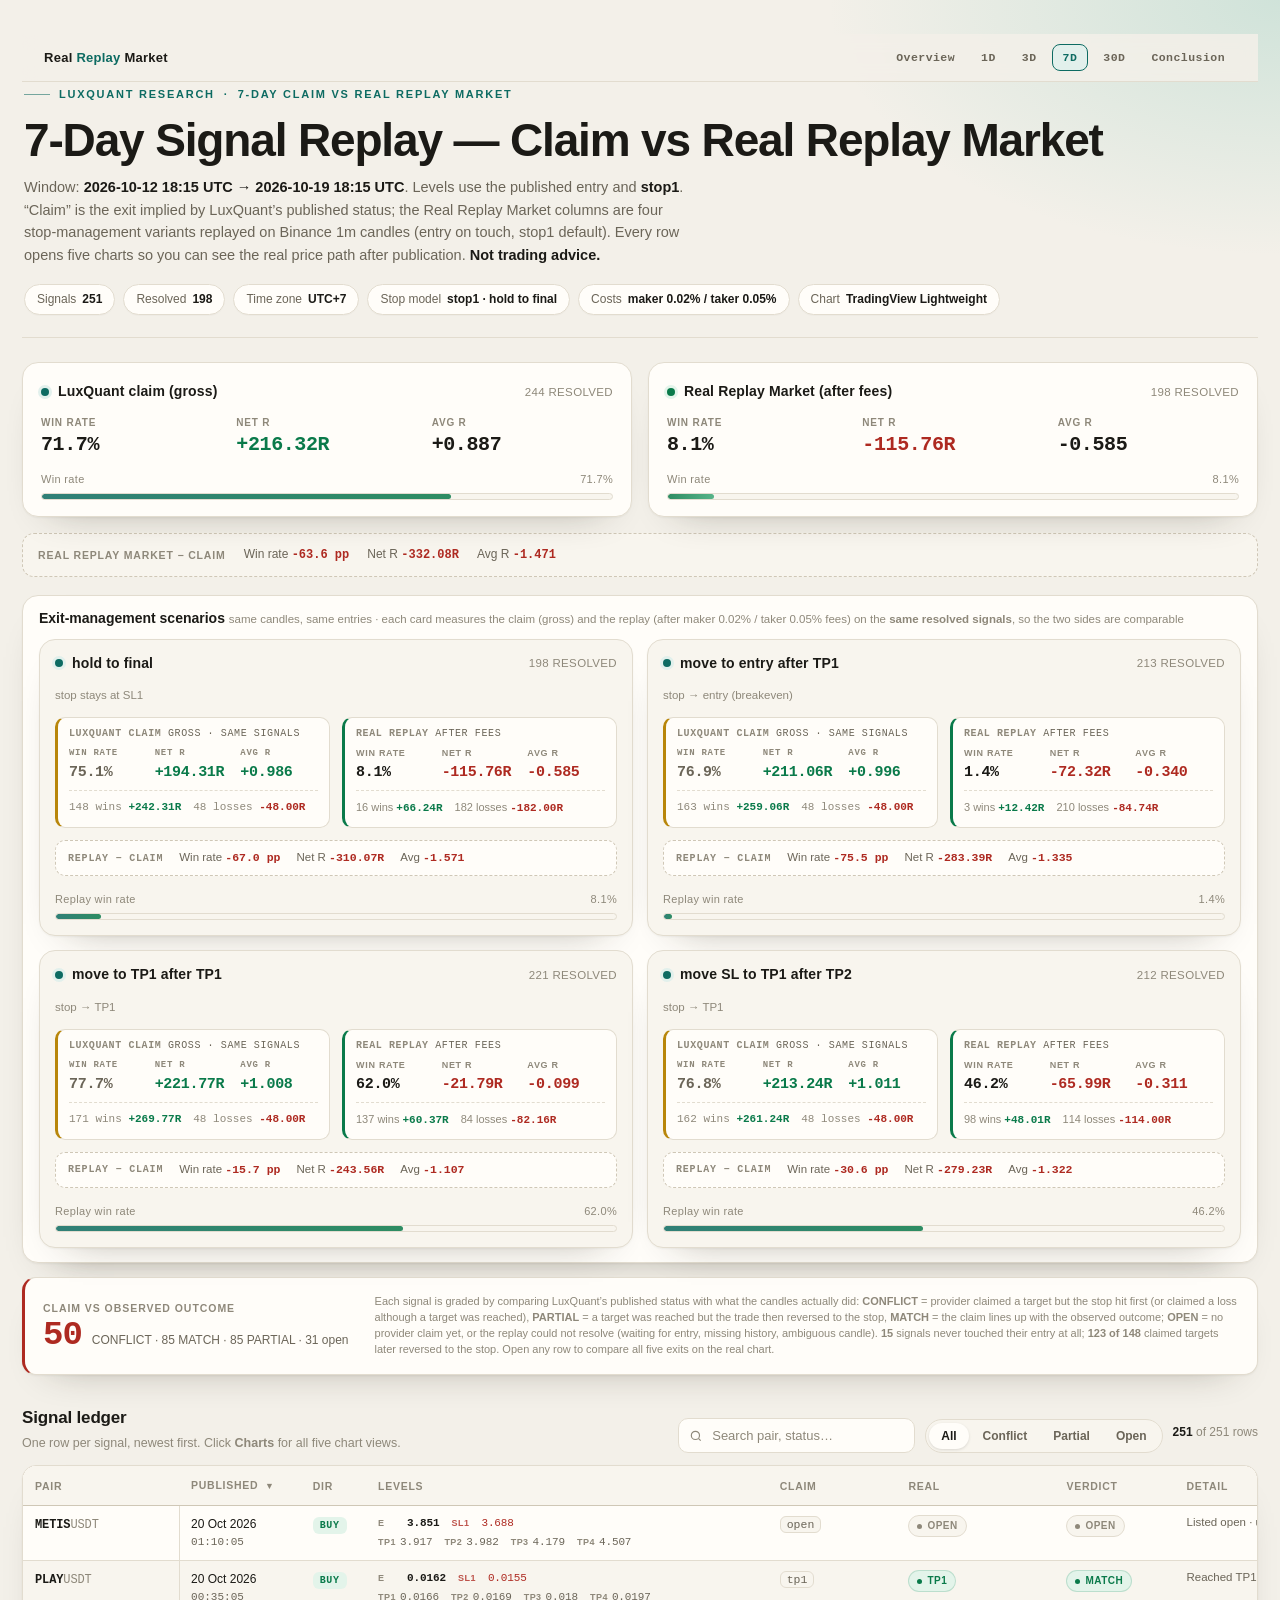
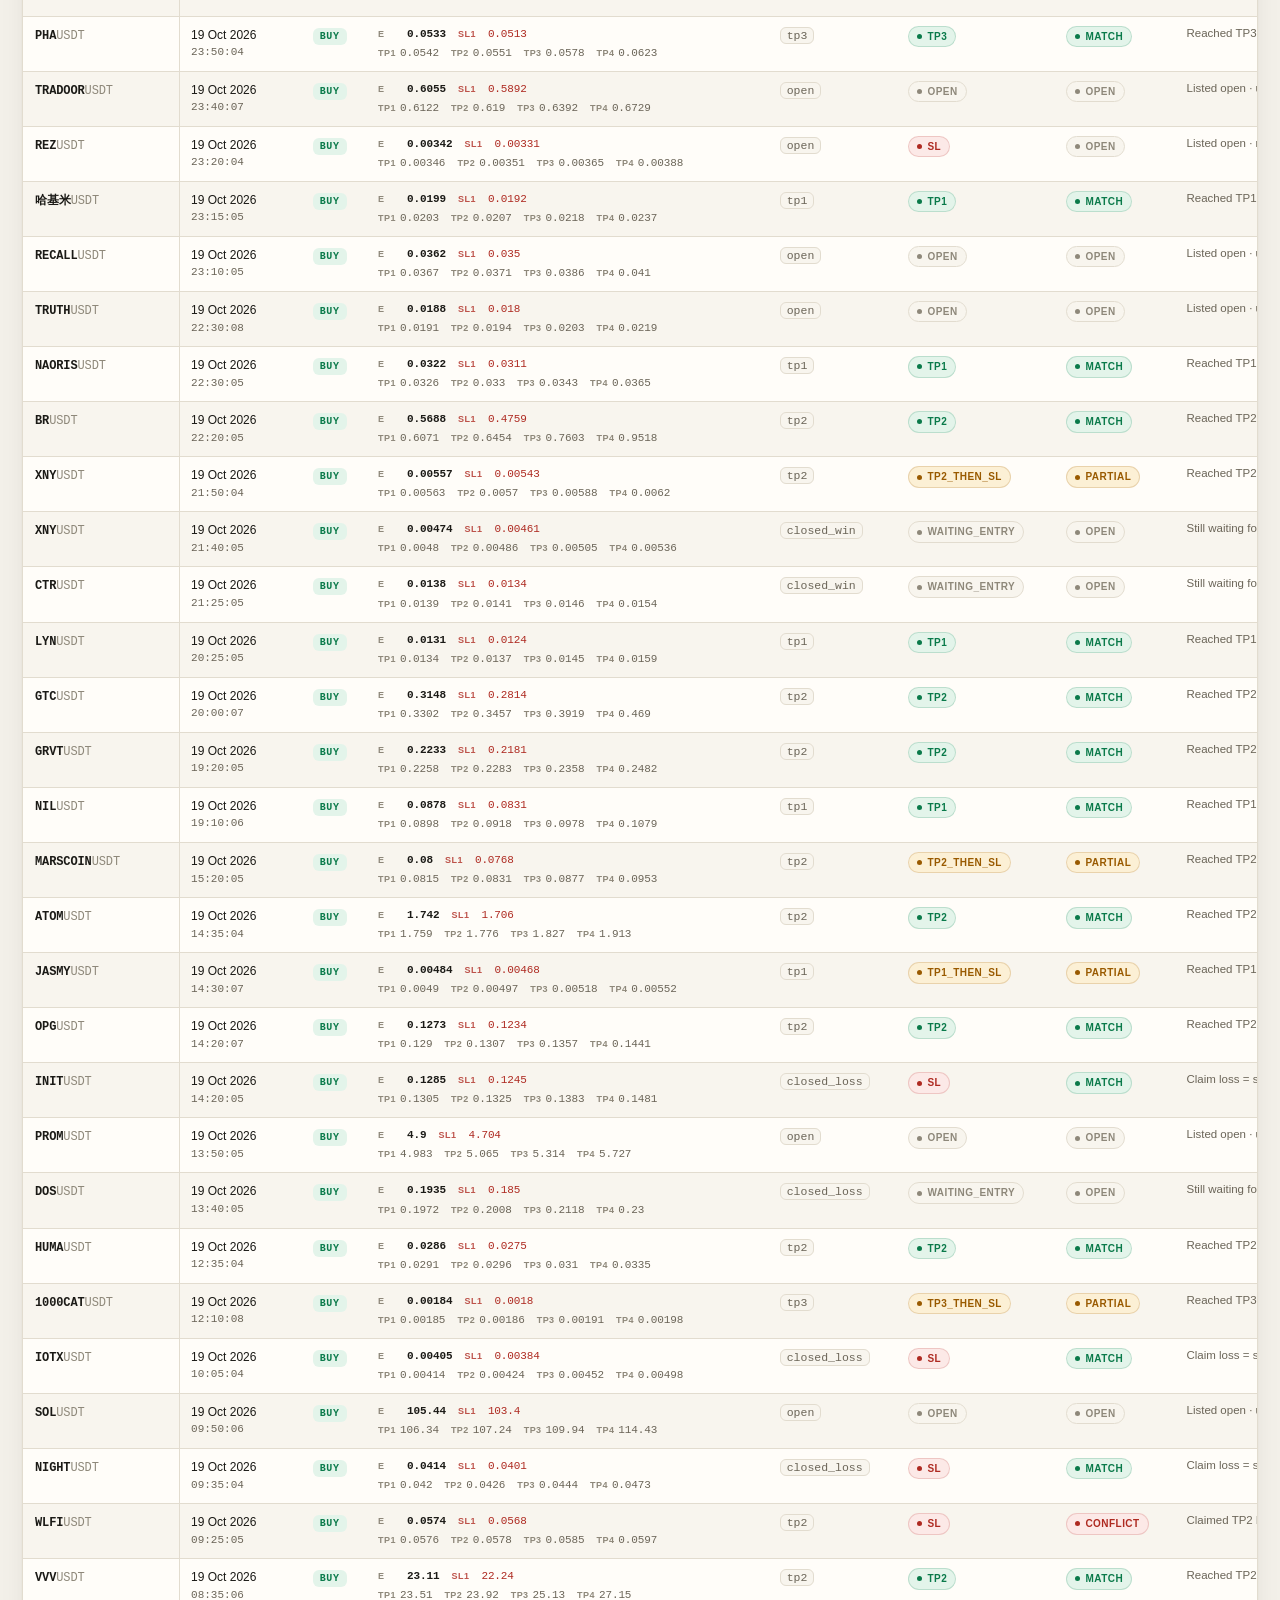
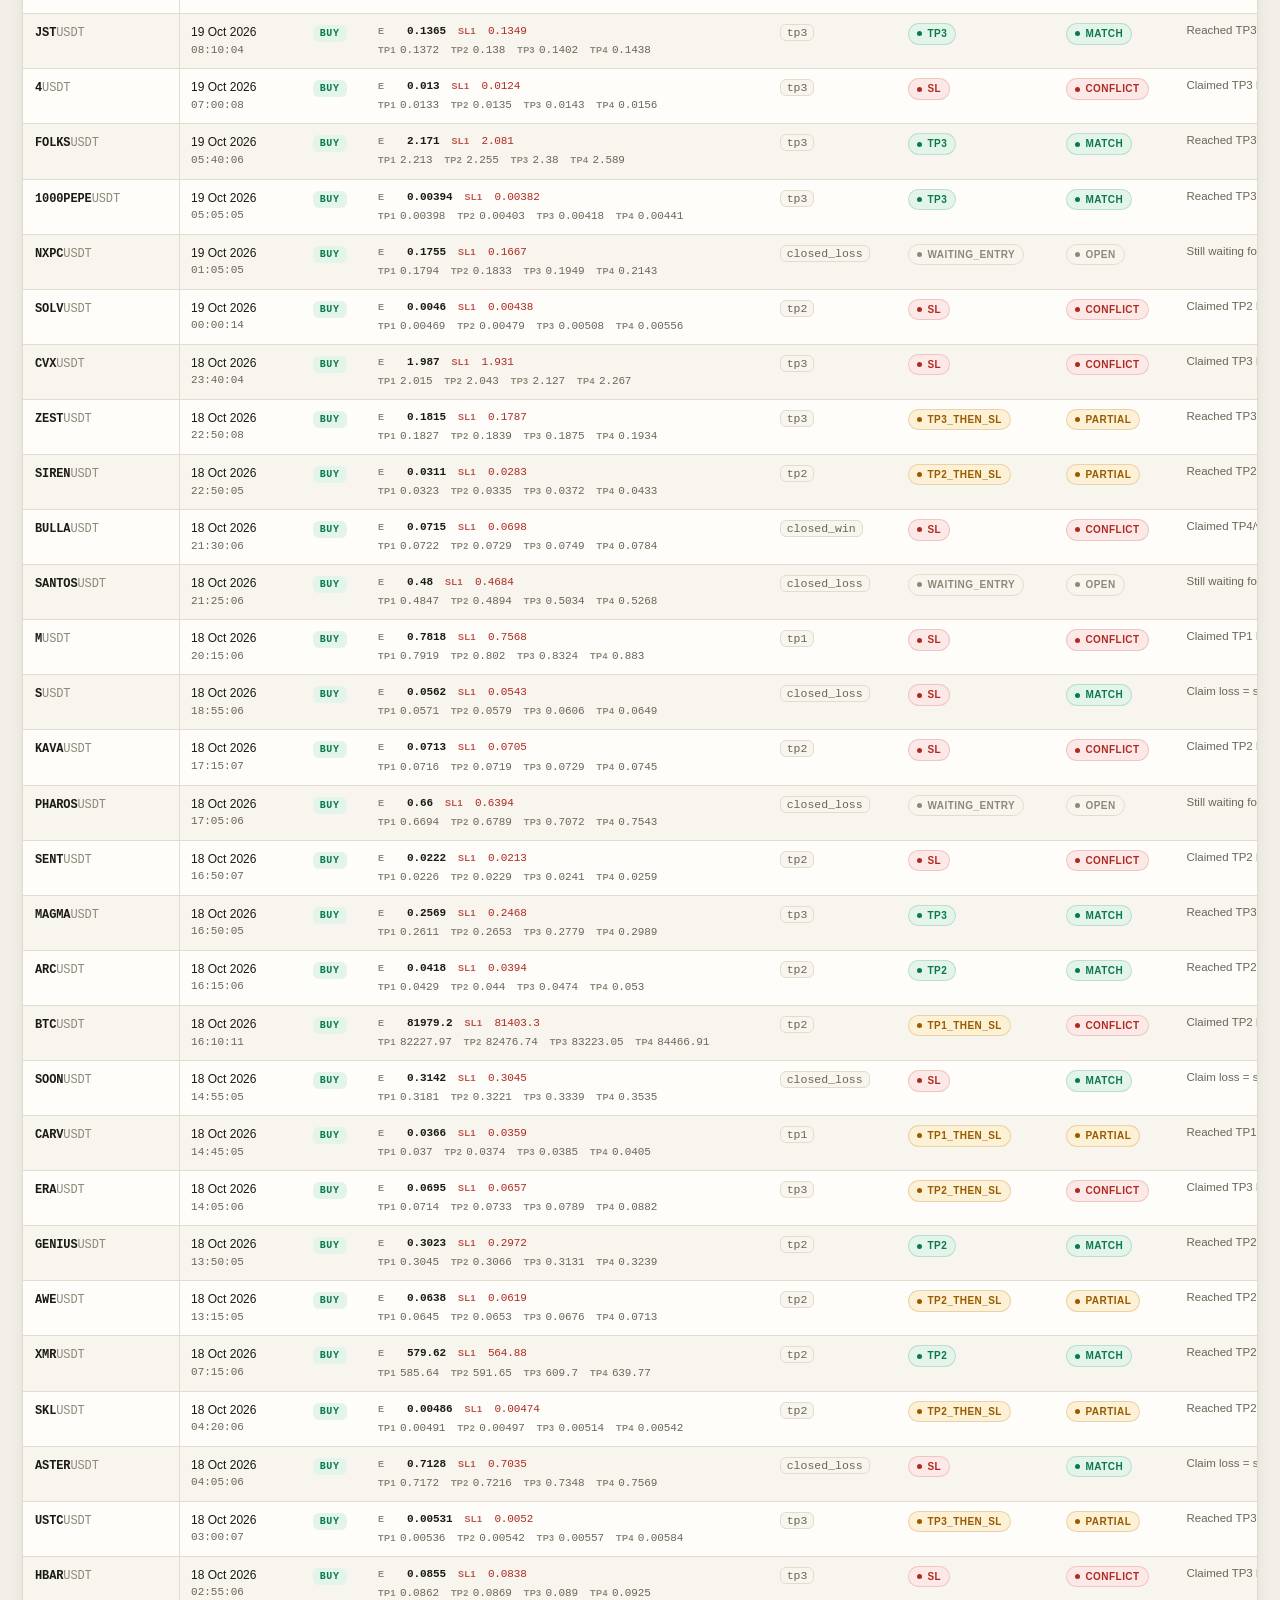
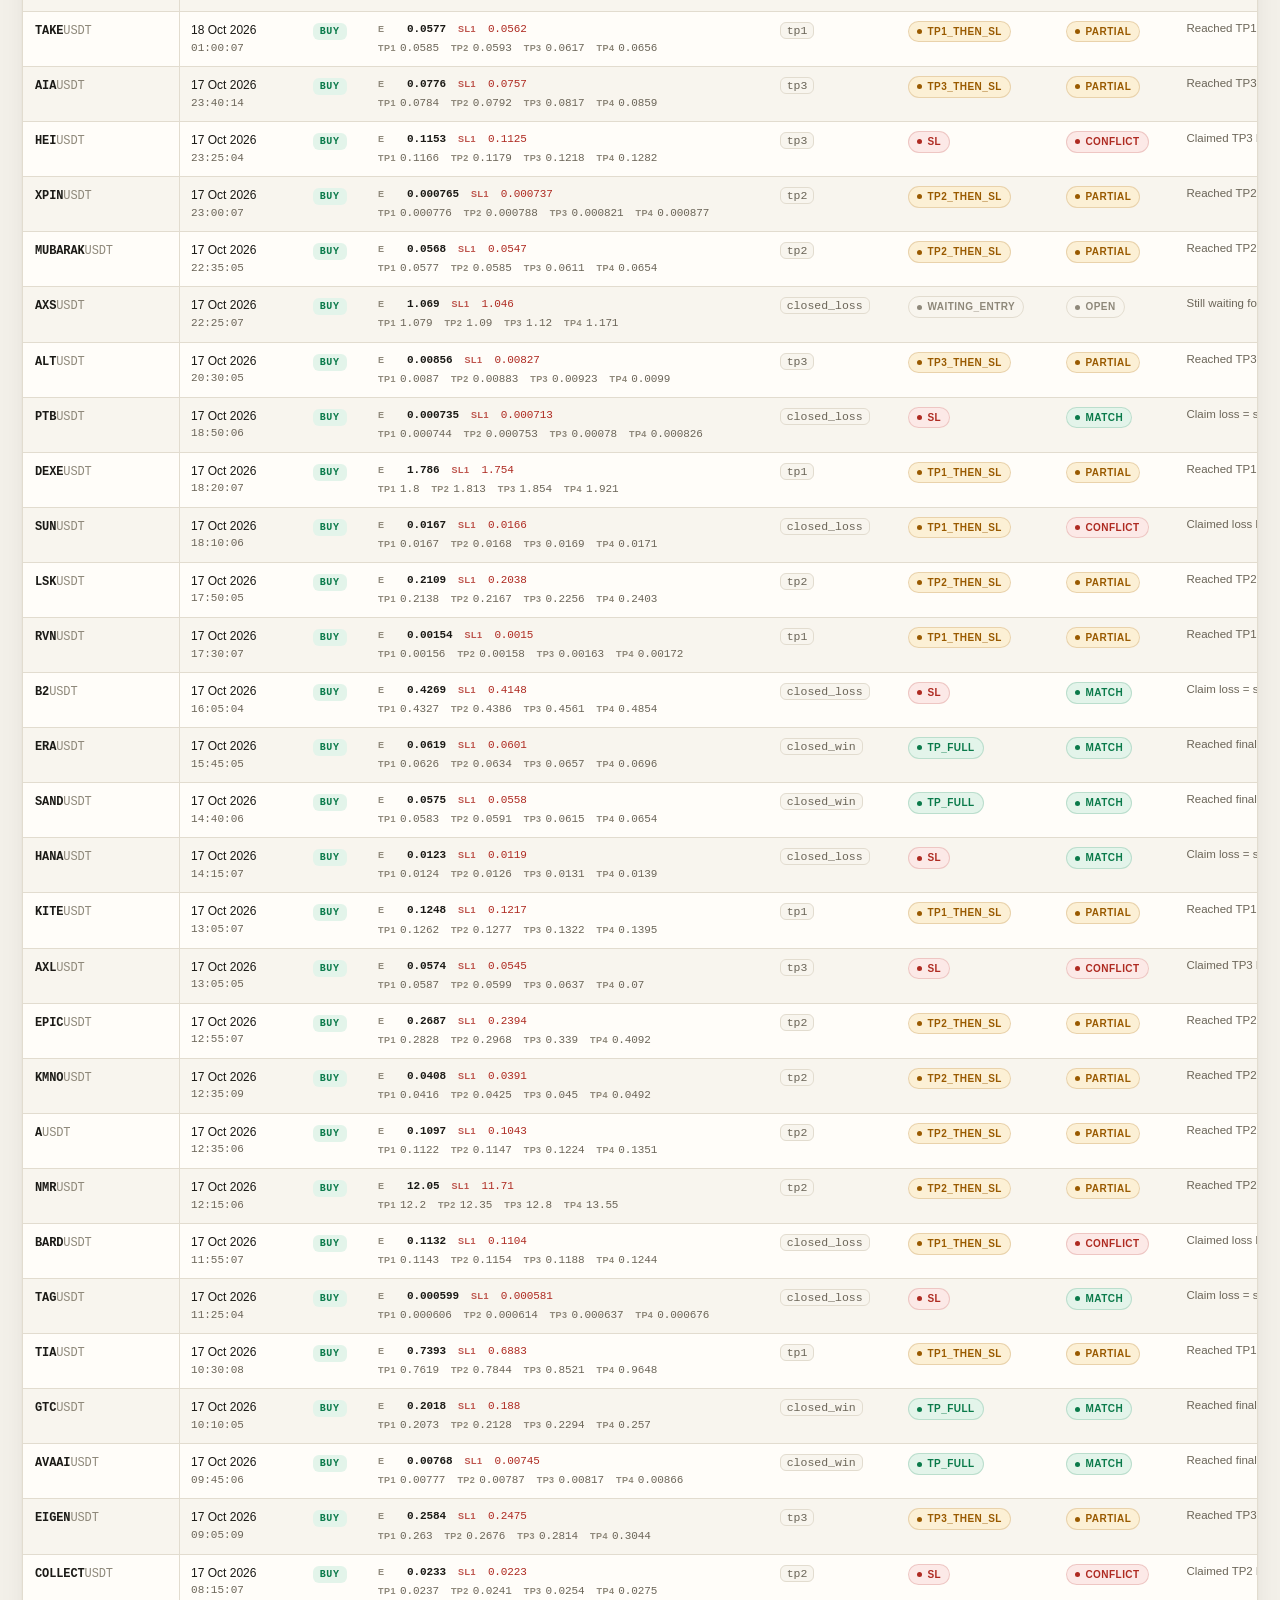
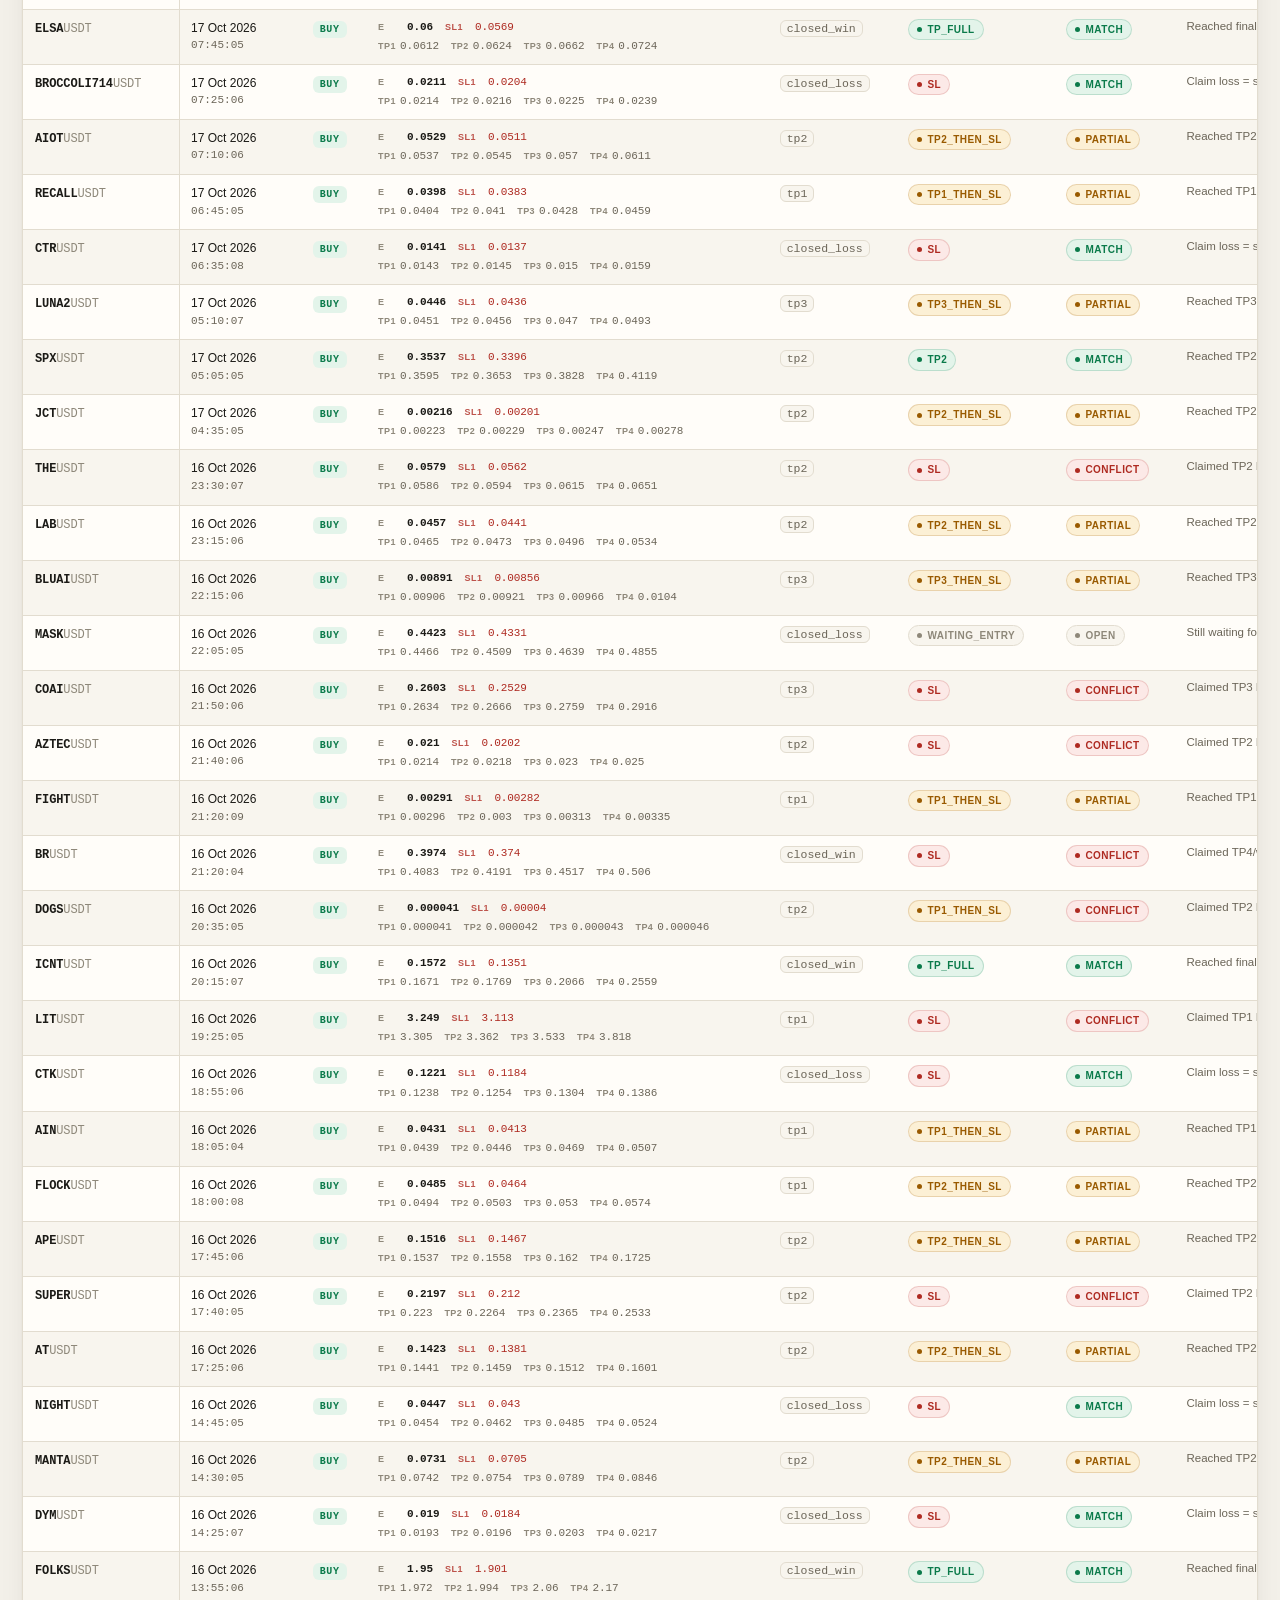
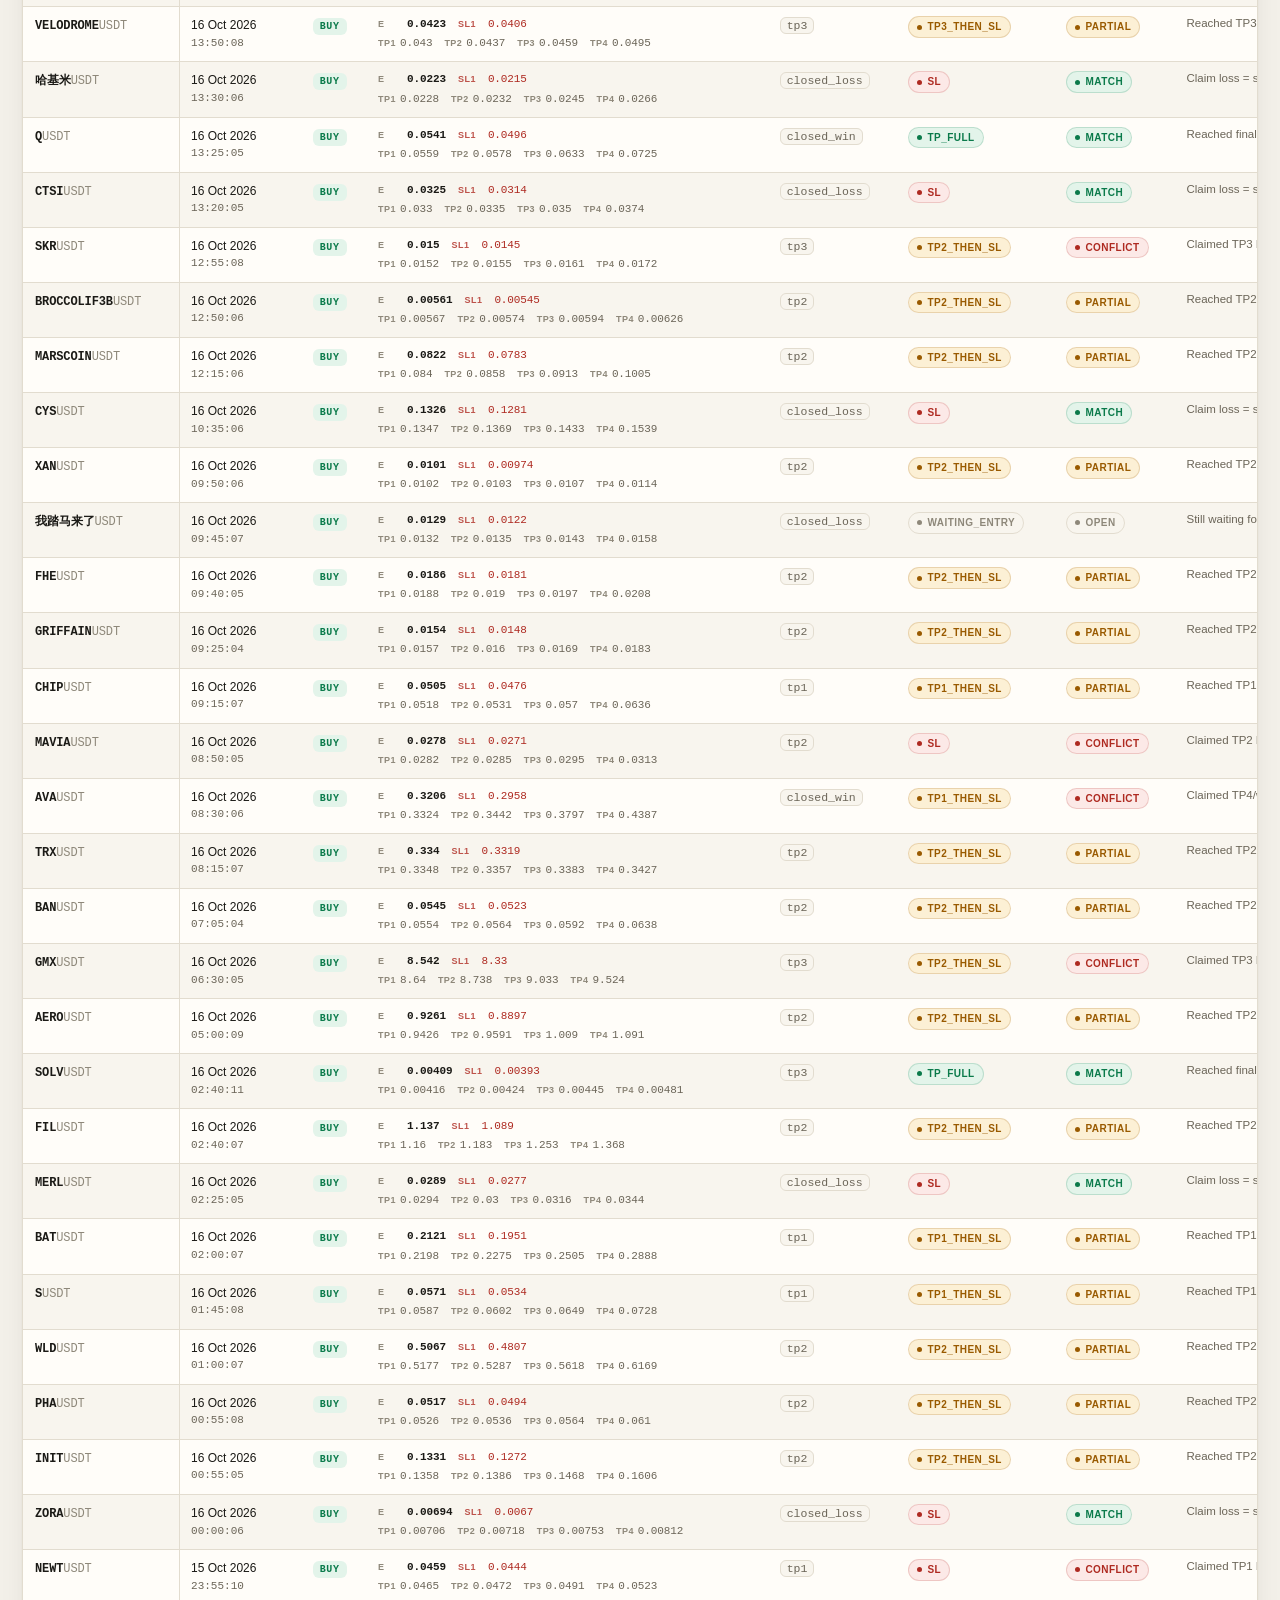
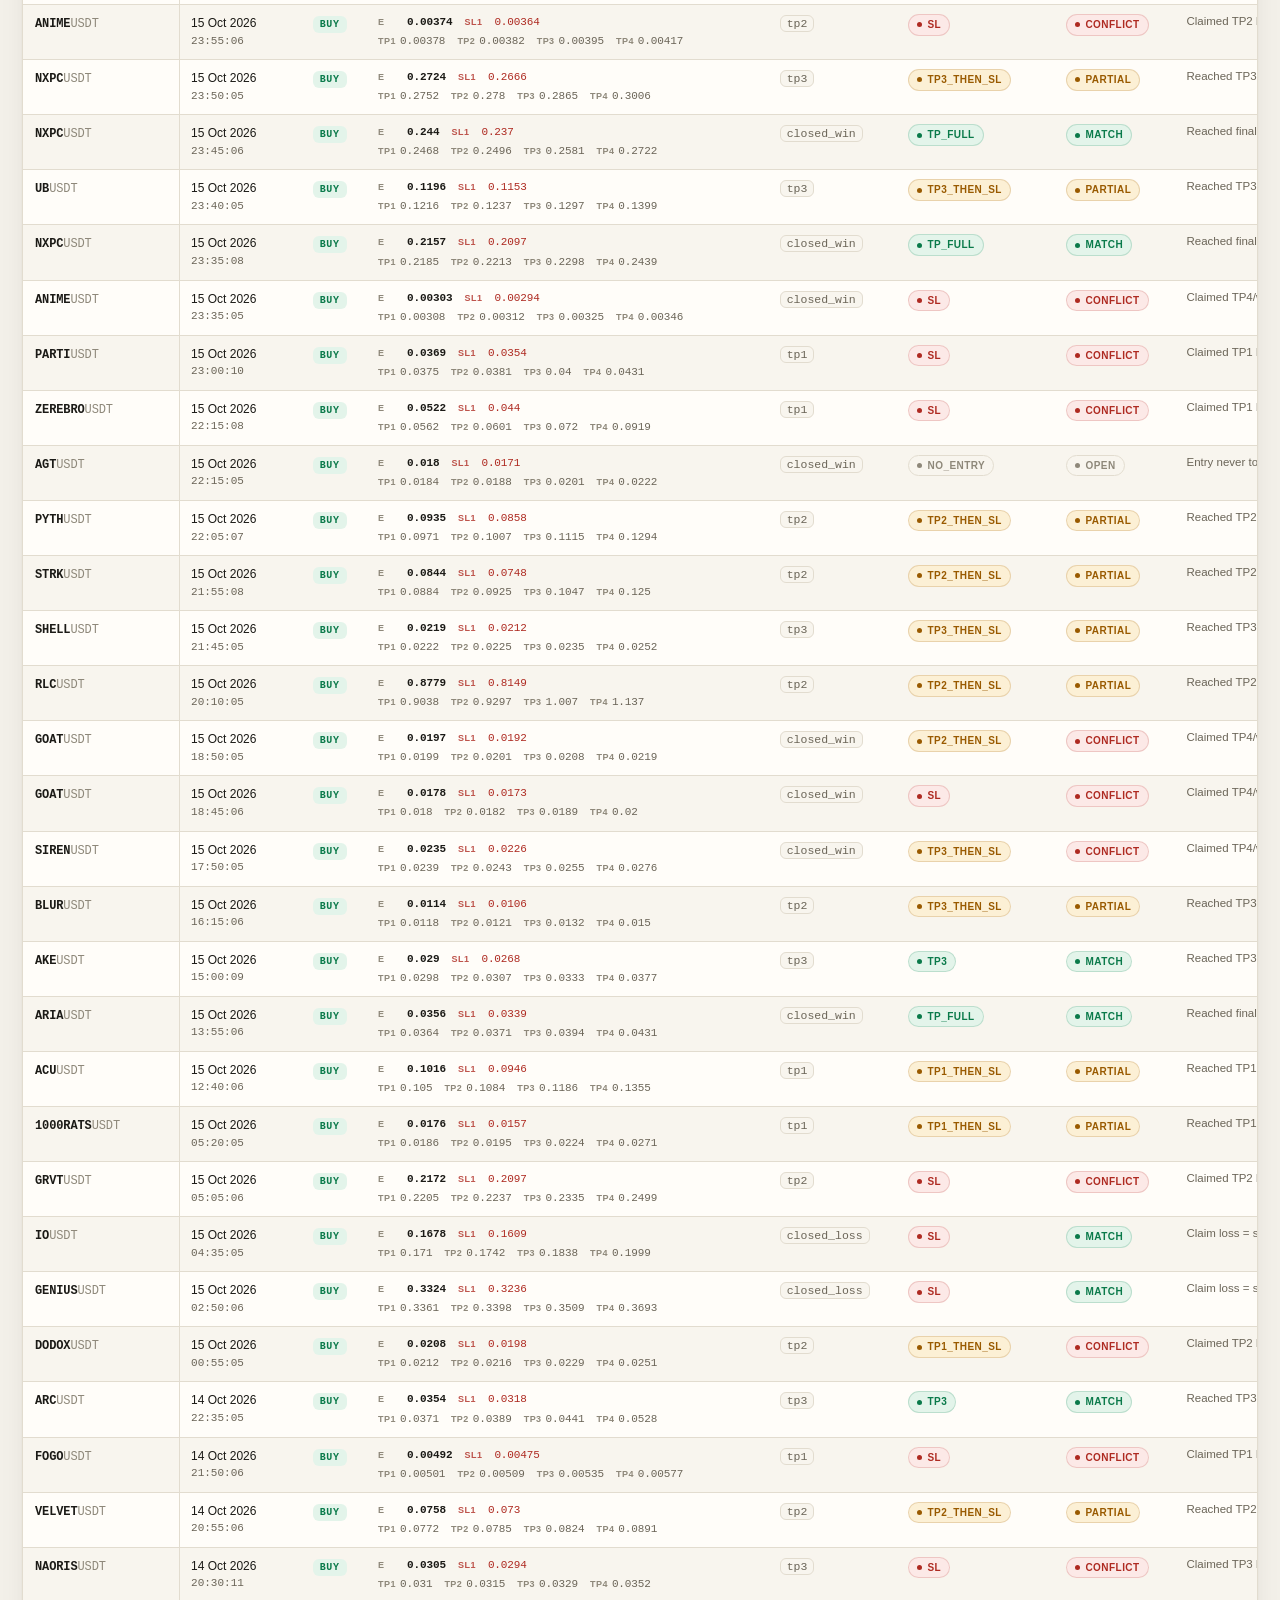
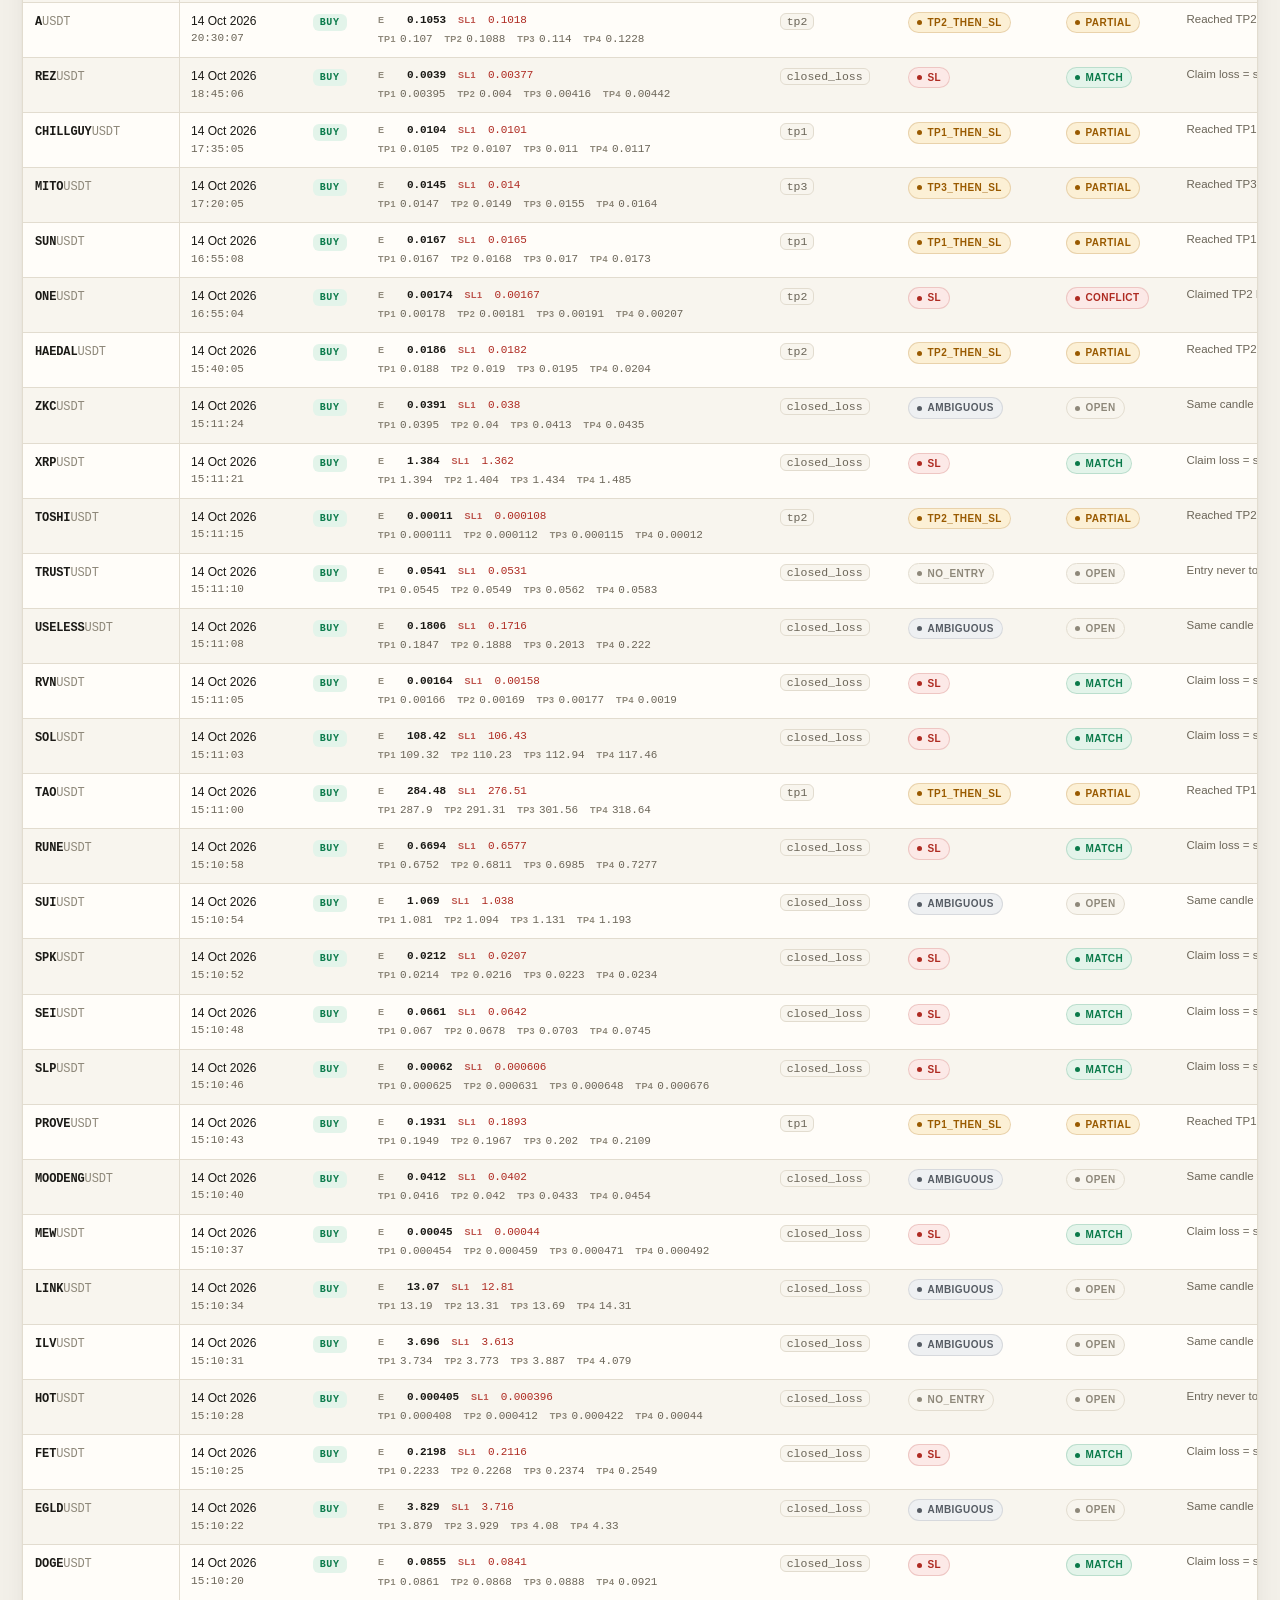
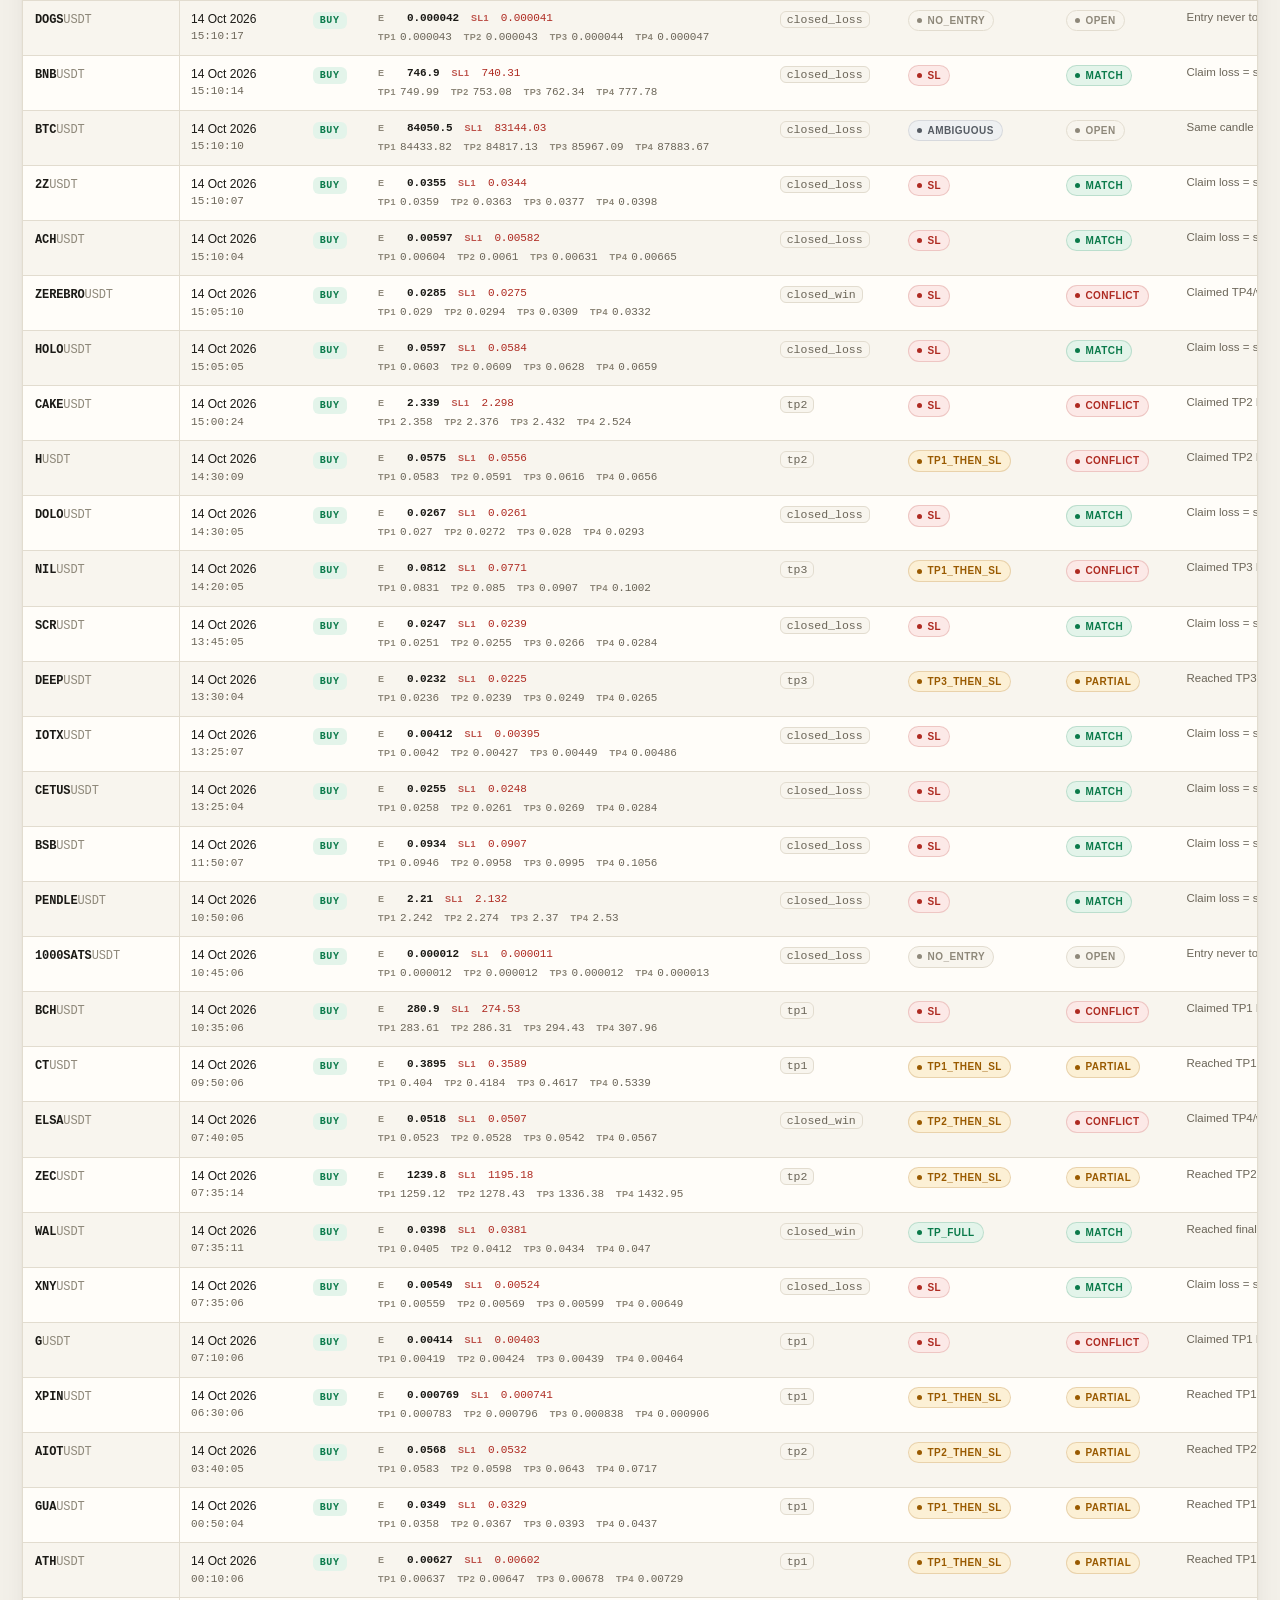
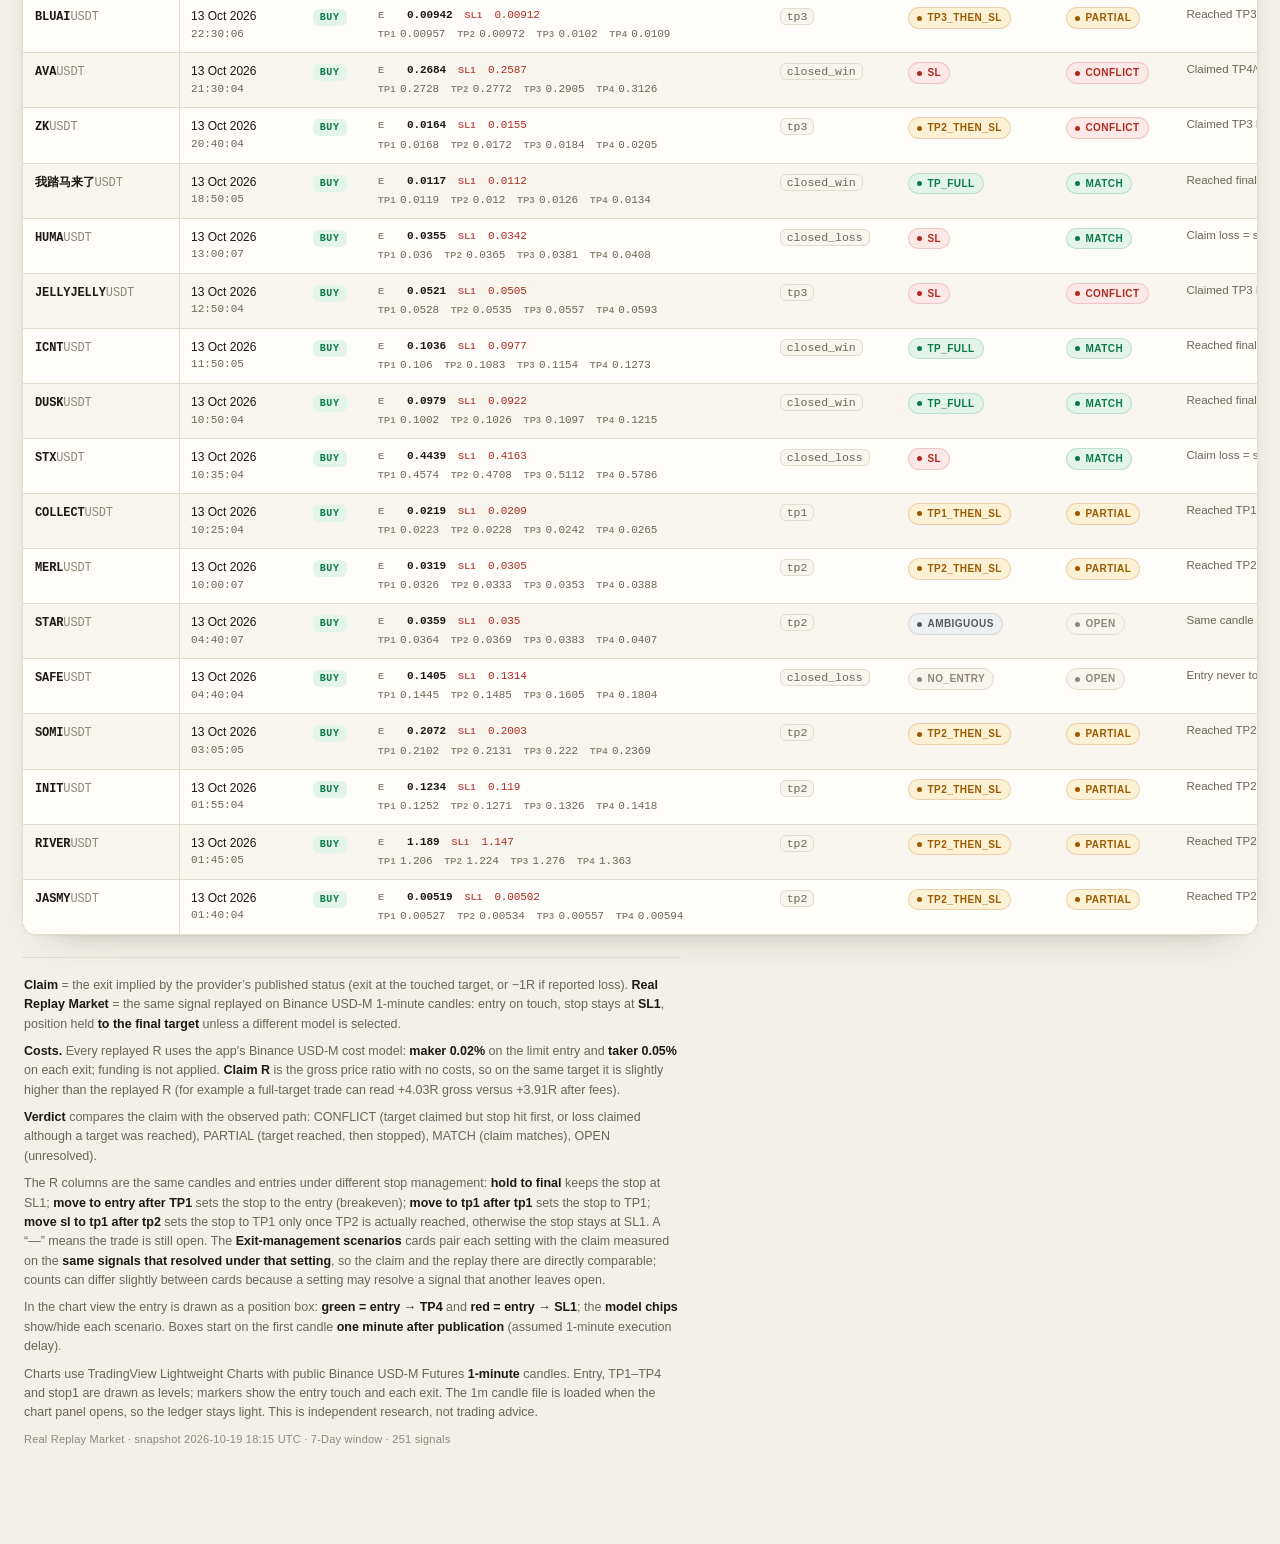
<file: 7d.html>
<!doctype html>
<html lang="en">
<head>
<meta charset="utf-8">
<meta name="viewport" content="width=device-width, initial-scale=1">
<meta name="color-scheme" content="light dark">
<link rel="icon" href="data:,">
<meta name="description" content="LuxQuant signal replay: published claims compared with an independent 1-minute candle replay across 1, 3, 7 and 30 days.">
<title>7-Day Claim vs Real Replay Market · LuxQuant research</title>
<link rel="stylesheet" href="assets/style.css">
</head>
<body>
<nav class="nav"><div class="nav-in">
  <div class="brand">Real <span>Replay</span> Market</div>
  <div class="nav-links">
    <a href="index.html" class="">Overview</a>
    <a href="1d.html" class="">1D</a>
    <a href="3d.html" class="">3D</a>
    <a href="7d.html" class="on">7D</a>
    <a href="30d.html" class="">30D</a>
    <a href="conclusion.html" class="">Conclusion</a>
  </div>
</div></nav>
<div class="wrap">
<header class="hero">
    <div class="eyebrow"><span class="rule"></span>LuxQuant research<span>·</span>7-Day claim vs Real Replay Market</div>
    <h1>7-Day Signal Replay — Claim vs Real Replay Market</h1>
    <p class="lede">Window: <b>2026-10-12 18:15 UTC → 2026-10-19 18:15 UTC</b>.
    Levels use the published entry and <b>stop1</b>. “Claim” is the exit implied by LuxQuant’s published status;
    the Real Replay Market columns are four stop-management variants replayed on Binance 1m candles (entry on touch, stop1 default).
    Every row opens five charts so you can see the real price path after publication. <b>Not trading advice.</b></p>
    <ul class="chips">
      <li class="chip">Signals <b>251</b></li>
      <li class="chip">Resolved <b>198</b></li>
      <li class="chip">Time zone <b>UTC+7</b></li>
      <li class="chip">Stop model <b>stop1 · hold to final</b></li>
      <li class="chip">Costs <b>maker 0.02% / taker 0.05%</b></li>
      <li class="chip">Chart <b>TradingView Lightweight</b></li>
    </ul>
  </header><section class="grid-2" aria-label="Headline comparison">
    <article class="card">
      <div class="card-head"><h2><span class="dot"></span>LuxQuant claim (gross)</h2><span class="sub">244 resolved</span></div>
      <dl class="kpis">
        <div><dt>Win rate</dt><dd>71.7%</dd></div>
        <div><dt>Net R</dt><dd class="pos">+216.32R</dd></div>
        <div><dt>Avg R</dt><dd>+0.887</dd></div>
      </dl>
      <div class="bar"><div class="bar-top"><span>Win rate</span><span>71.7%</span></div>
      <div class="bar-track"><div class="bar-fill" style="--w:71.7%"></div></div></div>
    </article>
    <article class="card real">
      <div class="card-head"><h2><span class="dot"></span>Real Replay Market (after fees)</h2><span class="sub">198 resolved</span></div>
      <dl class="kpis">
        <div><dt>Win rate</dt><dd>8.1%</dd></div>
        <div><dt>Net R</dt><dd class="neg">-115.76R</dd></div>
        <div><dt>Avg R</dt><dd>-0.585</dd></div>
      </dl>
      <div class="bar"><div class="bar-top"><span>Win rate</span><span>8.1%</span></div>
      <div class="bar-track"><div class="bar-fill" style="--w:8.1%"></div></div></div>
    </article>
  </section><div class="delta-strip" aria-label="Real Replay Market minus claim">
    <span class="lbl">Real Replay Market − Claim</span>
    <span>Win rate <b class="neg">-63.6 pp</b></span>
    <span>Net R <b class="neg">-332.08R</b></span>
    <span>Avg R <b class="neg">-1.471</b></span>
  </div><section class="scen-block" aria-label="Exit-management comparison">
    <h2>Exit-management scenarios <span>same candles, same entries · each card measures the claim (gross) and the replay (after maker 0.02% / taker 0.05% fees) on the <b>same resolved signals</b>, so the two sides are comparable</span></h2>
    <div class="scen-grid"><article class="card scen-card">
      <div class="card-head"><h2><span class="dot"></span>hold to final</h2><span class="sub">198 resolved</span></div>
      <p class="sc-rule">stop stays at SL1</p>
      <div class="sc-cols">
        <div class="sc-col claim">
          <div class="sc-col-h">LuxQuant claim <span>gross · same signals</span></div>
          <dl class="kpis">
            <div><dt>Win rate</dt><dd>75.1%</dd></div>
            <div><dt>Net R</dt><dd class="pos">+194.31R</dd></div>
            <div><dt>Avg R</dt><dd class="pos">+0.986</dd></div>
          </dl>
          <div class="sc-split">
            <span>148 wins <b class="pos">+242.31R</b></span>
            <span>48 losses <b class="neg">-48.00R</b></span>
          </div>
        </div>
        <div class="sc-col real">
          <div class="sc-col-h">Real Replay <span>after fees</span></div>
          <dl class="kpis">
            <div><dt>Win rate</dt><dd>8.1%</dd></div>
            <div><dt>Net R</dt><dd class="neg">-115.76R</dd></div>
            <div><dt>Avg R</dt><dd class="neg">-0.585</dd></div>
          </dl>
          <div class="sc-split">
            <span>16 wins <b class="pos">+66.24R</b></span>
            <span>182 losses <b class="neg">-182.00R</b></span>
          </div>
        </div>
      </div>
      <div class="sc-delta"><span class="lbl">Replay − Claim</span>
        <span>Win rate <b class="neg">-67.0 pp</b></span>
        <span>Net R <b class="neg">-310.07R</b></span>
        <span>Avg <b class="neg">-1.571</b></span>
      </div>
      <div class="bar"><div class="bar-top"><span>Replay win rate</span><span>8.1%</span></div>
      <div class="bar-track"><div class="bar-fill" style="--w:8.1%"></div></div></div>
    </article><article class="card scen-card">
      <div class="card-head"><h2><span class="dot"></span>move to entry after TP1</h2><span class="sub">213 resolved</span></div>
      <p class="sc-rule">stop → entry (breakeven)</p>
      <div class="sc-cols">
        <div class="sc-col claim">
          <div class="sc-col-h">LuxQuant claim <span>gross · same signals</span></div>
          <dl class="kpis">
            <div><dt>Win rate</dt><dd>76.9%</dd></div>
            <div><dt>Net R</dt><dd class="pos">+211.06R</dd></div>
            <div><dt>Avg R</dt><dd class="pos">+0.996</dd></div>
          </dl>
          <div class="sc-split">
            <span>163 wins <b class="pos">+259.06R</b></span>
            <span>48 losses <b class="neg">-48.00R</b></span>
          </div>
        </div>
        <div class="sc-col real">
          <div class="sc-col-h">Real Replay <span>after fees</span></div>
          <dl class="kpis">
            <div><dt>Win rate</dt><dd>1.4%</dd></div>
            <div><dt>Net R</dt><dd class="neg">-72.32R</dd></div>
            <div><dt>Avg R</dt><dd class="neg">-0.340</dd></div>
          </dl>
          <div class="sc-split">
            <span>3 wins <b class="pos">+12.42R</b></span>
            <span>210 losses <b class="neg">-84.74R</b></span>
          </div>
        </div>
      </div>
      <div class="sc-delta"><span class="lbl">Replay − Claim</span>
        <span>Win rate <b class="neg">-75.5 pp</b></span>
        <span>Net R <b class="neg">-283.39R</b></span>
        <span>Avg <b class="neg">-1.335</b></span>
      </div>
      <div class="bar"><div class="bar-top"><span>Replay win rate</span><span>1.4%</span></div>
      <div class="bar-track"><div class="bar-fill" style="--w:1.4%"></div></div></div>
    </article><article class="card scen-card">
      <div class="card-head"><h2><span class="dot"></span>move to TP1 after TP1</h2><span class="sub">221 resolved</span></div>
      <p class="sc-rule">stop → TP1</p>
      <div class="sc-cols">
        <div class="sc-col claim">
          <div class="sc-col-h">LuxQuant claim <span>gross · same signals</span></div>
          <dl class="kpis">
            <div><dt>Win rate</dt><dd>77.7%</dd></div>
            <div><dt>Net R</dt><dd class="pos">+221.77R</dd></div>
            <div><dt>Avg R</dt><dd class="pos">+1.008</dd></div>
          </dl>
          <div class="sc-split">
            <span>171 wins <b class="pos">+269.77R</b></span>
            <span>48 losses <b class="neg">-48.00R</b></span>
          </div>
        </div>
        <div class="sc-col real">
          <div class="sc-col-h">Real Replay <span>after fees</span></div>
          <dl class="kpis">
            <div><dt>Win rate</dt><dd>62.0%</dd></div>
            <div><dt>Net R</dt><dd class="neg">-21.79R</dd></div>
            <div><dt>Avg R</dt><dd class="neg">-0.099</dd></div>
          </dl>
          <div class="sc-split">
            <span>137 wins <b class="pos">+60.37R</b></span>
            <span>84 losses <b class="neg">-82.16R</b></span>
          </div>
        </div>
      </div>
      <div class="sc-delta"><span class="lbl">Replay − Claim</span>
        <span>Win rate <b class="neg">-15.7 pp</b></span>
        <span>Net R <b class="neg">-243.56R</b></span>
        <span>Avg <b class="neg">-1.107</b></span>
      </div>
      <div class="bar"><div class="bar-top"><span>Replay win rate</span><span>62.0%</span></div>
      <div class="bar-track"><div class="bar-fill" style="--w:62.0%"></div></div></div>
    </article><article class="card scen-card">
      <div class="card-head"><h2><span class="dot"></span>move SL to TP1 after TP2</h2><span class="sub">212 resolved</span></div>
      <p class="sc-rule">stop → TP1</p>
      <div class="sc-cols">
        <div class="sc-col claim">
          <div class="sc-col-h">LuxQuant claim <span>gross · same signals</span></div>
          <dl class="kpis">
            <div><dt>Win rate</dt><dd>76.8%</dd></div>
            <div><dt>Net R</dt><dd class="pos">+213.24R</dd></div>
            <div><dt>Avg R</dt><dd class="pos">+1.011</dd></div>
          </dl>
          <div class="sc-split">
            <span>162 wins <b class="pos">+261.24R</b></span>
            <span>48 losses <b class="neg">-48.00R</b></span>
          </div>
        </div>
        <div class="sc-col real">
          <div class="sc-col-h">Real Replay <span>after fees</span></div>
          <dl class="kpis">
            <div><dt>Win rate</dt><dd>46.2%</dd></div>
            <div><dt>Net R</dt><dd class="neg">-65.99R</dd></div>
            <div><dt>Avg R</dt><dd class="neg">-0.311</dd></div>
          </dl>
          <div class="sc-split">
            <span>98 wins <b class="pos">+48.01R</b></span>
            <span>114 losses <b class="neg">-114.00R</b></span>
          </div>
        </div>
      </div>
      <div class="sc-delta"><span class="lbl">Replay − Claim</span>
        <span>Win rate <b class="neg">-30.6 pp</b></span>
        <span>Net R <b class="neg">-279.23R</b></span>
        <span>Avg <b class="neg">-1.322</b></span>
      </div>
      <div class="bar"><div class="bar-top"><span>Replay win rate</span><span>46.2%</span></div>
      <div class="bar-track"><div class="bar-fill" style="--w:46.2%"></div></div></div>
    </article></div>
  </section><section class="quality" aria-label="Claim vs observation">
    <div class="quality-head">
      <span class="quality-eyebrow">Claim vs observed outcome</span>
      <div class="quality-number"><strong>50</strong>
      <span>CONFLICT · 85 MATCH · 85 PARTIAL · 31 open</span></div>
    </div>
    <div class="quality-body">
      <p class="quality-note" style="margin-top:0">Each signal is graded by comparing LuxQuant’s published status with what the candles actually did:
      <b>CONFLICT</b> = provider claimed a target but the stop hit first (or claimed a loss although a target was reached),
      <b>PARTIAL</b> = a target was reached but the trade then reversed to the stop,
      <b>MATCH</b> = the claim lines up with the observed outcome; <b>OPEN</b> = no provider claim yet, or the replay
      could not resolve (waiting for entry, missing history, ambiguous candle).
      <b>15</b> signals never touched their entry at all; <b>123 of 148</b>
      claimed targets later reversed to the stop. Open any row to compare all five exits on the real chart.</p>
    </div>
  </section><div class="data-head">
      <div>
        <h2>Signal ledger</h2>
        <p>One row per signal, newest first. Click <b>Charts</b> for all five chart views.</p>
      </div>
      <div class="toolbar">
        <div class="search" id="searchBox">
          <svg viewBox="0 0 24 24" aria-hidden="true"><circle cx="11" cy="11" r="7"></circle><path d="m20 20-3.5-3.5"></path></svg>
          <input id="search" type="search" placeholder="Search pair, status…" autocomplete="off" aria-label="Search signals">
        </div>
        <div class="seg" role="group" aria-label="Filter rows">
          <button type="button" data-filter="all" aria-pressed="true">All</button>
          <button type="button" data-filter="conflict" aria-pressed="false">Conflict</button>
          <button type="button" data-filter="partial" aria-pressed="false">Partial</button>
          <button type="button" data-filter="open" aria-pressed="false">Open</button>
        </div>
        <span id="rowCount"><b>251</b> of 251 rows</span>
      </div>
    </div>
    <div class="table-wrap">
      <table>
        <thead><tr>
          <th>Pair</th><th data-sort="time" data-col="posted">Published <span class="arrow" data-arrow="posted">▼</span></th><th>Dir</th><th>Levels</th>
          <th>Claim</th><th>Real</th><th>Verdict</th><th>Detail</th>
          <th class="num" data-sort="num" data-col="claim">Claim R (gross) <span class="arrow" data-arrow="claim"></span></th>
          <th class="num" data-sort="num" data-col="r_hold">hold to final <span class="arrow" data-arrow="r_hold"></span></th><th class="num" data-sort="num" data-col="r_entry">move to entry after TP1 <span class="arrow" data-arrow="r_entry"></span></th><th class="num" data-sort="num" data-col="r_tp1">move to TP1 after TP1 <span class="arrow" data-arrow="r_tp1"></span></th><th class="num" data-sort="num" data-col="r_tp2">move SL to TP1 after TP2 <span class="arrow" data-arrow="r_tp2"></span></th>
          <th>Charts</th>
        </tr></thead>
        <tbody id="tbody"></tbody>
      </table>
    </div><div class="modal" id="modal" aria-hidden="true">
  <div class="modal-card" role="dialog" aria-modal="true">
    <div class="modal-head">
      <span id="mDir" class="dir long">BUY</span>
      <h3 id="mTitle">—</h3>
      <button class="close" id="mClose" type="button">Close ×</button>
    </div>
    <div class="modal-meta" id="mMeta"></div>
    <div class="model-toggle" id="modelToggle" role="group" aria-label="Show models"><button type="button" class="mtog" data-model="claim" aria-pressed="true">Claim</button> <button type="button" class="mtog" data-model="hold" aria-pressed="true">Hold</button> <button type="button" class="mtog" data-model="entry" aria-pressed="true">Entry</button> <button type="button" class="mtog" data-model="tp1" aria-pressed="true">TP1</button> <button type="button" class="mtog" data-model="tp2" aria-pressed="true">TP2→TP1</button></div>
    <div class="chart-tools">
      <span>Scroll or pinch to zoom · drag to pan</span>
      <button type="button" class="chartbtn" id="zoomReset">Reset zoom</button>
    </div>
    <div class="chart-grid">
<div class="chart-panel claim"><div class="cp-head"><b>LuxQuant claim</b><span class="r" id="r_claim">—</span></div><div class="chart-box" id="chart_claim"></div><div class="cp-note" id="note_claim">—</div></div>
<div class="chart-panel app"><div class="cp-head"><b>hold to final</b><span class="r" id="r_hold">—</span></div><div class="chart-box" id="chart_hold"></div><div class="cp-note" id="note_hold">—</div></div>
<div class="chart-panel app"><div class="cp-head"><b>move to entry after TP1</b><span class="r" id="r_entry">—</span></div><div class="chart-box" id="chart_entry"></div><div class="cp-note" id="note_entry">—</div></div>
<div class="chart-panel app"><div class="cp-head"><b>move to TP1 after TP1</b><span class="r" id="r_tp1">—</span></div><div class="chart-box" id="chart_tp1"></div><div class="cp-note" id="note_tp1">—</div></div>
<div class="chart-panel app"><div class="cp-head"><b>move SL to TP1 after TP2</b><span class="r" id="r_tp2">—</span></div><div class="chart-box" id="chart_tp2"></div><div class="cp-note" id="note_tp2">—</div></div>
    </div>
    <div class="tl">
      <div class="tl-head">Event timeline <span id="tlSpan">UTC+7 · after publication</span></div>
      <ol class="tl-list" id="tlList"></ol>
      <div class="tl-exits" id="tlExits"></div>
    </div>
  </div>
</div><footer class="notes">
  <p><b>Claim</b> = the exit implied by the provider’s published status (exit at the touched target, or −1R if reported loss).
  <b>Real Replay Market</b> = the same signal replayed on Binance USD-M 1-minute candles: entry on touch, stop stays at <b>SL1</b>,
  position held <b>to the final target</b> unless a different model is selected.</p>
  <p><b>Costs.</b> Every replayed R uses the app’s Binance USD-M cost model: <b>maker 0.02%</b> on the limit entry and
  <b>taker 0.05%</b> on each exit; funding is not applied. <b>Claim R</b> is the gross price ratio with no costs, so on the same
  target it is slightly higher than the replayed R (for example a full-target trade can read +4.03R gross versus +3.91R after fees).</p>
  <p><b>Verdict</b> compares the claim with the observed path: CONFLICT (target claimed but stop hit first, or loss claimed
  although a target was reached), PARTIAL (target reached, then stopped), MATCH (claim matches), OPEN (unresolved).</p>
  <p>The R columns are the same candles and entries under different stop management:
  <b>hold to final</b> keeps the stop at SL1; <b>move to entry after TP1</b> sets the stop to the entry (breakeven);
  <b>move to tp1 after tp1</b> sets the stop to TP1; <b>move sl to tp1 after tp2</b> sets the stop to TP1 only
  once TP2 is actually reached, otherwise the stop stays at SL1. A “—” means the trade is still open. The <b>Exit-management scenarios</b> cards pair each
  setting with the claim measured on the <b>same signals that resolved under that setting</b>, so the claim and the replay
  there are directly comparable; counts can differ slightly between cards because a setting may resolve a signal that
  another leaves open.</p>
  <p>In the chart view the entry is drawn as a position box: <b>green = entry → TP4</b> and <b>red = entry → SL1</b>;
  the <b>model chips</b> show/hide each scenario. Boxes start on the first candle <b>one minute after publication</b>
  (assumed 1-minute execution delay).</p>
  <p>Charts use TradingView Lightweight Charts with public Binance USD-M Futures <b>1-minute</b> candles. Entry, TP1–TP4 and stop1 are drawn as levels;
  markers show the entry touch and each exit. The 1m candle file is loaded when the chart panel opens, so the ledger stays light.
  This is independent research, not trading advice.</p>
  <p class="foot">Real Replay Market · snapshot 2026-10-19 18:15 UTC · 7-Day window · 251 signals</p>
</footer>
</div>
<script>window.DATA_URL="data/7d.json";</script>
<script src="assets/lightweight-charts.js"></script>
<script src="assets/app.js"></script>
</body>
</html>
</file>
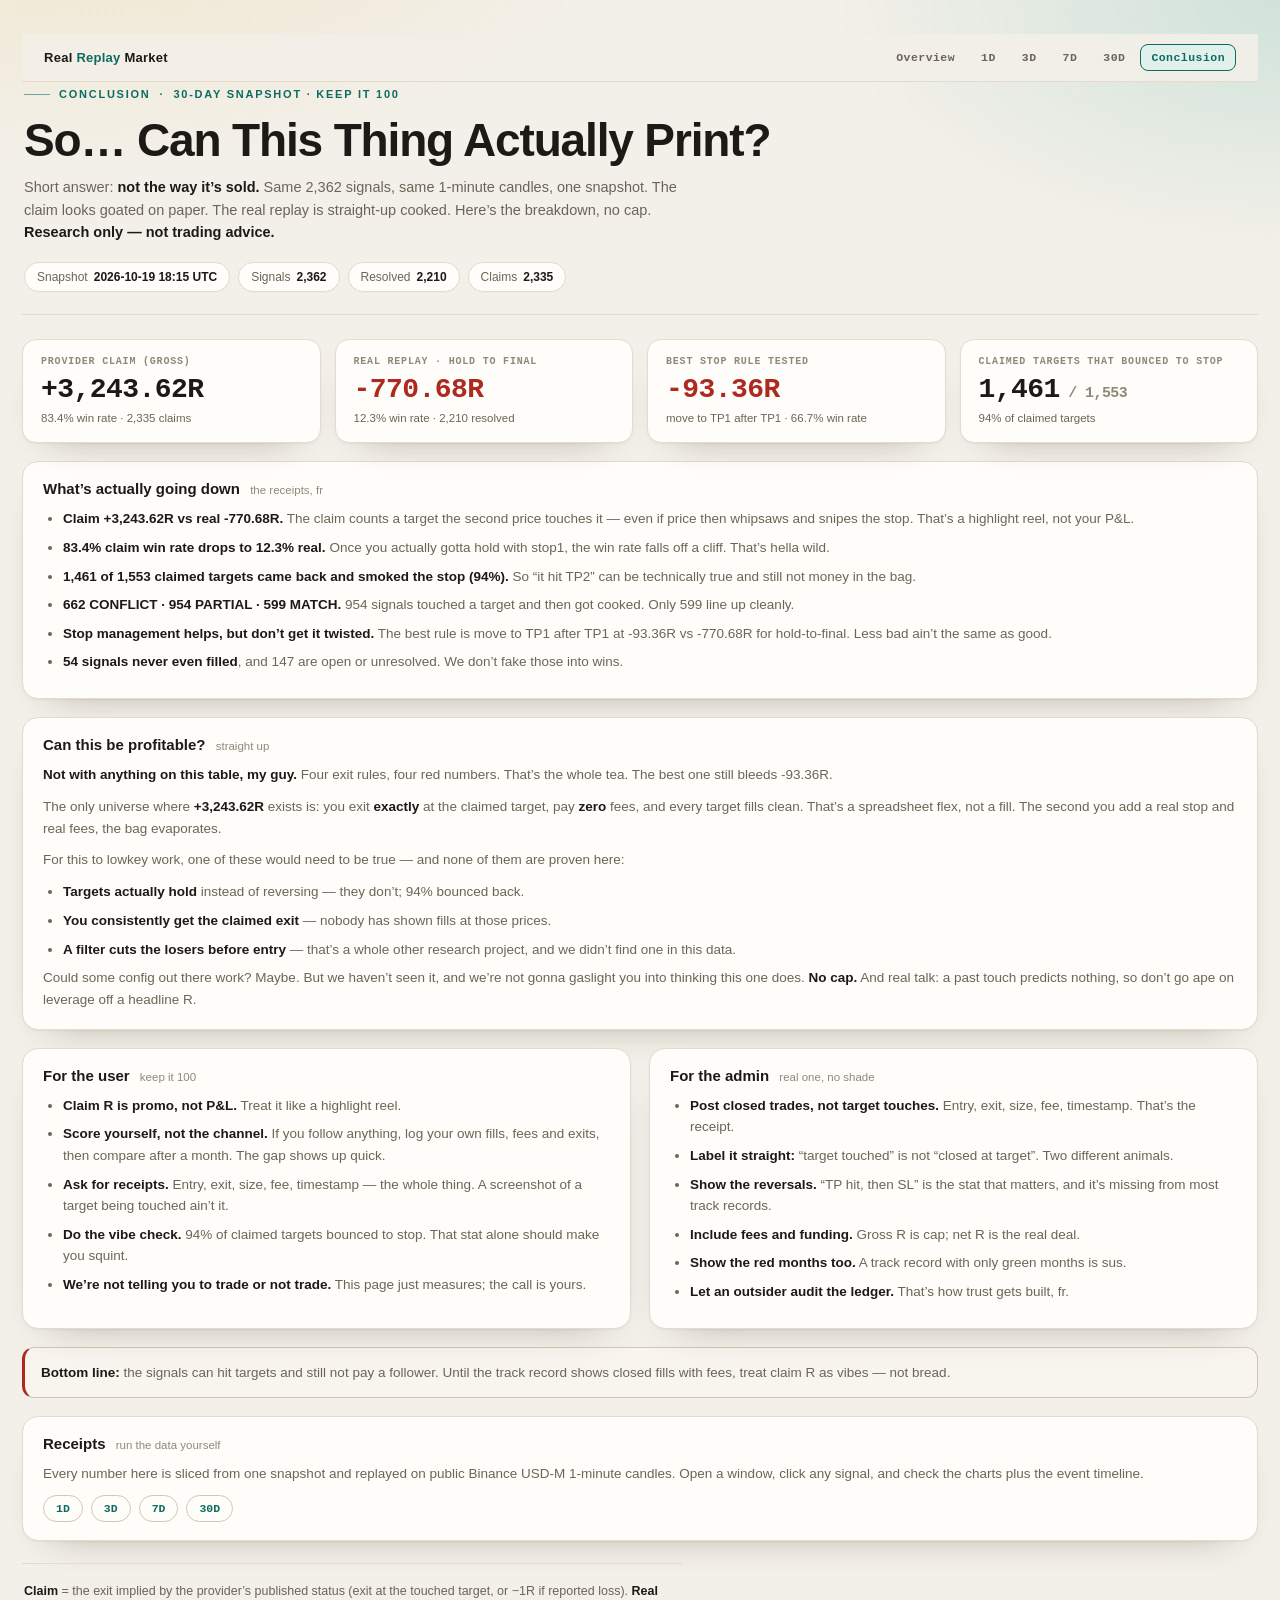
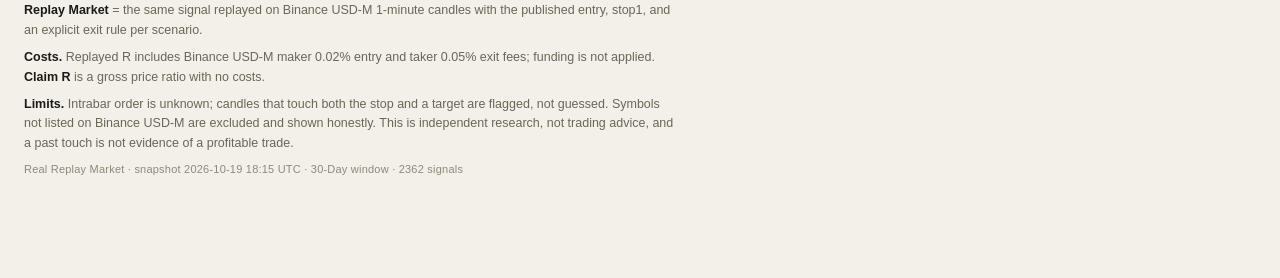
<file: conclusion.html>
<!doctype html>
<html lang="en">
<head>
<meta charset="utf-8">
<meta name="viewport" content="width=device-width, initial-scale=1">
<meta name="color-scheme" content="light dark">
<link rel="icon" href="data:,">
<meta name="description" content="LuxQuant signal replay: published claims compared with an independent 1-minute candle replay across 1, 3, 7 and 30 days.">
<title>Conclusion · Real Replay Market</title>
<link rel="stylesheet" href="assets/style.css">
</head>
<body>
<nav class="nav"><div class="nav-in">
  <div class="brand">Real <span>Replay</span> Market</div>
  <div class="nav-links">
    <a href="index.html" class="">Overview</a>
    <a href="1d.html" class="">1D</a>
    <a href="3d.html" class="">3D</a>
    <a href="7d.html" class="">7D</a>
    <a href="30d.html" class="">30D</a>
    <a href="conclusion.html" class="on">Conclusion</a>
  </div>
</div></nav>
<div class="wrap">
<header class="hero">
    <div class="eyebrow"><span class="rule"></span>Conclusion<span>·</span>30-day snapshot · keep it 100</div>
    <h1>So… Can This Thing Actually Print?</h1>
    <p class="lede">Short answer: <b>not the way it’s sold.</b> Same 2,362 signals, same 1-minute candles, one snapshot.
    The claim looks goated on paper. The real replay is straight-up cooked. Here’s the breakdown, no cap.
    <b>Research only — not trading advice.</b></p>
    <ul class="chips">
      <li class="chip">Snapshot <b>2026-10-19 18:15 UTC</b></li>
      <li class="chip">Signals <b>2,362</b></li>
      <li class="chip">Resolved <b>2,210</b></li>
      <li class="chip">Claims <b>2,335</b></li>
    </ul>
  </header>

  <section class="concl-grid" aria-label="Headline numbers">
    <article class="concl-stat"><div class="k">Provider claim (gross)</div><div class="v">+3,243.62R</div>
      <div class="s">83.4% win rate · 2,335 claims</div></article>
    <article class="concl-stat neg"><div class="k">Real replay · hold to final</div><div class="v">-770.68R</div>
      <div class="s">12.3% win rate · 2,210 resolved</div></article>
    <article class="concl-stat neg"><div class="k">Best stop rule tested</div><div class="v">-93.36R</div>
      <div class="s">move to TP1 after TP1 · 66.7% win rate</div></article>
    <article class="concl-stat"><div class="k">Claimed targets that bounced to stop</div><div class="v">1,461<span> / 1,553</span></div>
      <div class="s">94% of claimed targets</div></article>
  </section>

  <section class="concl-block">
    <h2>What’s actually going down <span>the receipts, fr</span></h2>
    <ul>
      <li><b>Claim +3,243.62R vs real -770.68R.</b> The claim counts a target the second price touches it —
      even if price then whipsaws and snipes the stop. That’s a highlight reel, not your P&amp;L.</li>
      <li><b>83.4% claim win rate drops to 12.3% real.</b> Once you actually gotta hold with stop1,
      the win rate falls off a cliff. That’s hella wild.</li>
      <li><b>1,461 of 1,553 claimed targets came back and smoked the stop (94%).</b>
      So “it hit TP2” can be technically true and still not money in the bag.</li>
      <li><b>662 CONFLICT · 954 PARTIAL · 599 MATCH.</b>
      954 signals touched a target and then got cooked. Only 599 line up cleanly.</li>
      <li><b>Stop management helps, but don’t get it twisted.</b> The best rule is move to TP1 after TP1 at
      -93.36R vs -770.68R for hold-to-final. Less bad ain’t the same as good.</li>
      <li><b>54 signals never even filled</b>, and 147 are open or unresolved.
      We don’t fake those into wins.</li>
    </ul>
  </section>

  <section class="concl-block">
    <h2>Can this be profitable? <span>straight up</span></h2>
    <p><b>Not with anything on this table, my guy.</b> Four exit rules, four red numbers. That’s the whole tea.
    The best one still bleeds -93.36R.</p>
    <p>The only universe where <b>+3,243.62R</b> exists is: you exit <b>exactly</b> at the claimed target,
    pay <b>zero</b> fees, and every target fills clean. That’s a spreadsheet flex, not a fill. The second you add a real stop
    and real fees, the bag evaporates.</p>
    <p>For this to lowkey work, one of these would need to be true — and none of them are proven here:</p>
    <ul>
      <li><b>Targets actually hold</b> instead of reversing — they don’t; 94% bounced back.</li>
      <li><b>You consistently get the claimed exit</b> — nobody has shown fills at those prices.</li>
      <li><b>A filter cuts the losers before entry</b> — that’s a whole other research project, and we didn’t find one in this data.</li>
    </ul>
    <p>Could some config out there work? Maybe. But we haven’t seen it, and we’re not gonna gaslight you into thinking this one does.
    <b>No cap.</b> And real talk: a past touch predicts nothing, so don’t go ape on leverage off a headline R.</p>
  </section>

  <section class="concl-2">
    <article class="concl-block">
      <h2>For the user <span>keep it 100</span></h2>
      <ul>
        <li><b>Claim R is promo, not P&amp;L.</b> Treat it like a highlight reel.</li>
        <li><b>Score yourself, not the channel.</b> If you follow anything, log your own fills, fees and exits,
        then compare after a month. The gap shows up quick.</li>
        <li><b>Ask for receipts.</b> Entry, exit, size, fee, timestamp — the whole thing. A screenshot of a target being
        touched ain’t it.</li>
        <li><b>Do the vibe check.</b> 94% of claimed targets bounced to stop. That stat alone should make you squint.</li>
        <li><b>We’re not telling you to trade or not trade.</b> This page just measures; the call is yours.</li>
      </ul>
    </article>
    <article class="concl-block">
      <h2>For the admin <span>real one, no shade</span></h2>
      <ul>
        <li><b>Post closed trades, not target touches.</b> Entry, exit, size, fee, timestamp. That’s the receipt.</li>
        <li><b>Label it straight:</b> “target touched” is not “closed at target”. Two different animals.</li>
        <li><b>Show the reversals.</b> “TP hit, then SL” is the stat that matters, and it’s missing from most track records.</li>
        <li><b>Include fees and funding.</b> Gross R is cap; net R is the real deal.</li>
        <li><b>Show the red months too.</b> A track record with only green months is sus.</li>
        <li><b>Let an outsider audit the ledger.</b> That’s how trust gets built, fr.</li>
      </ul>
    </article>
  </section>

  <section class="concl-callout">
    <b>Bottom line:</b> the signals can hit targets and still not pay a follower. Until the track record shows closed fills
    with fees, treat claim R as vibes — not bread.
  </section>

  <section class="concl-block">
    <h2>Receipts <span>run the data yourself</span></h2>
    <p>Every number here is sliced from one snapshot and replayed on public Binance USD-M 1-minute candles. Open a window,
    click any signal, and check the charts plus the event timeline.</p>
    <div class="concl-links">
      <a href="1d.html">1D</a><a href="3d.html">3D</a><a href="7d.html">7D</a><a href="30d.html">30D</a>
    </div>
  </section><footer class="notes">
  <p><b>Claim</b> = the exit implied by the provider’s published status (exit at the touched target, or −1R if reported loss).
  <b>Real Replay Market</b> = the same signal replayed on Binance USD-M 1-minute candles with the published entry, stop1,
  and an explicit exit rule per scenario.</p>
  <p><b>Costs.</b> Replayed R includes Binance USD-M maker 0.02% entry and taker 0.05% exit fees; funding is not applied.
  <b>Claim R</b> is a gross price ratio with no costs.</p>
  <p><b>Limits.</b> Intrabar order is unknown; candles that touch both the stop and a target are flagged, not guessed.
  Symbols not listed on Binance USD-M are excluded and shown honestly. This is independent research, not trading advice,
  and a past touch is not evidence of a profitable trade.</p>
  <p class="foot">Real Replay Market · snapshot 2026-10-19 18:15 UTC · 30-Day window · 2362 signals</p>
</footer>
</div>
</body>
</html>
</file>
<file: assets/style.css>
*{box-sizing:border-box}
:root{
  color-scheme:light dark;
  --bg:#f3f0e9;
  --bg-glow-a:rgba(233,213,158,.42);
  --bg-glow-b:rgba(126,196,181,.30);
  --surface:#fffdf9;
  --surface-2:#f8f5ee;
  --hover:#f1ebdf;
  --line:#e2dccf;
  --line-strong:#cfc7b6;
  --ink:#1b1a16;
  --muted:#6b6558;
  --faint:#8e887a;
  --accent:#0d6b62;
  --accent-soft:#e2f0ec;
  --pos:#0a7a4a;
  --pos-bg:#e3f4ea;
  --neg:#ae2a21;
  --neg-bg:#fce9e7;
  --warn:#995a00;
  --warn-bg:#fcf0d5;
  --neutral:#555b63;
  --neutral-bg:#eef0f2;
  --radius:16px;
  --shadow:0 1px 2px rgba(38,31,15,.05),0 18px 40px -30px rgba(38,31,15,.45);
  --mono:"SF Mono",ui-monospace,"JetBrains Mono",Menlo,Consolas,monospace;
  --sans:-apple-system,BlinkMacSystemFont,"Inter","Segoe UI",Roboto,Helvetica,Arial,sans-serif;
}
@media (prefers-color-scheme:dark){
  :root{
    --bg:#0e1013;
    --bg-glow-a:rgba(174,138,48,.12);
    --bg-glow-b:rgba(46,128,116,.14);
    --surface:#15181d;
    --surface-2:#191d23;
    --hover:#21262e;
    --line:#272c34;
    --line-strong:#3a424d;
    --ink:#eae8e2;
    --muted:#a29e94;
    --faint:#7e7a71;
    --accent:#63cfc0;
    --accent-soft:#11302c;
    --pos:#54cb92;
    --pos-bg:#112a20;
    --neg:#ff8d83;
    --neg-bg:#311715;
    --warn:#f0b658;
    --warn-bg:#2e2411;
    --neutral:#aab1ba;
    --neutral-bg:#20252c;
    --shadow:0 1px 2px rgba(0,0,0,.4),0 18px 40px -30px rgba(0,0,0,.9);
  }
}
html{scroll-behavior:smooth}
body{
  margin:0;
  padding:34px 22px 90px;
  background:
    radial-gradient(900px 520px at 8% -8%,var(--bg-glow-a),transparent 62%),
    radial-gradient(780px 440px at 100% 0%,var(--bg-glow-b),transparent 58%),
    var(--bg);
  color:var(--ink);
  font:15px/1.55 var(--sans);
  -webkit-font-smoothing:antialiased;
}
.wrap{max-width:1480px;margin:0 auto}
a{color:var(--accent)}

/* ---------- hero ---------- */
.hero{padding:4px 2px 22px;border-bottom:1px solid var(--line);margin-bottom:24px}
.eyebrow{display:flex;align-items:center;gap:9px;font-size:11px;font-weight:700;letter-spacing:.16em;text-transform:uppercase;color:var(--accent)}
.eyebrow .rule{width:26px;height:1px;background:currentColor;opacity:.55}
h1{font-size:clamp(30px,4.2vw,46px);line-height:1.03;letter-spacing:-.025em;margin:14px 0 12px;font-weight:750}
.lede{max-width:82ch;margin:0 0 18px;color:var(--muted);font-size:14.5px}
.lede b{color:var(--ink);font-weight:650}
.chips{display:flex;flex-wrap:wrap;gap:8px;margin:0;padding:0;list-style:none}
.chip{display:inline-flex;align-items:baseline;gap:6px;border:1px solid var(--line);background:var(--surface);border-radius:999px;padding:5px 12px;font-size:12px;color:var(--muted);box-shadow:0 1px 0 rgba(0,0,0,.02)}
.chip b{color:var(--ink);font-weight:650;font-variant-numeric:tabular-nums}

/* ---------- cards ---------- */
.grid-2{display:grid;grid-template-columns:repeat(auto-fit,minmax(330px,1fr));gap:16px}
.card{border:1px solid var(--line);background:var(--surface);border-radius:var(--radius);padding:18px 18px 16px;box-shadow:var(--shadow)}
.card-head{display:flex;align-items:baseline;justify-content:space-between;gap:12px;margin-bottom:12px}
.card h2{margin:0;font-size:14px;letter-spacing:.01em;font-weight:700;display:flex;align-items:center;gap:9px}
.card h2 .dot{width:8px;height:8px;border-radius:50%;background:var(--accent);box-shadow:0 0 0 3px var(--accent-soft)}
.card.real h2 .dot{background:var(--pos);box-shadow:0 0 0 3px var(--pos-bg)}
.card .sub{font-size:11.5px;color:var(--faint);letter-spacing:.03em;text-transform:uppercase;white-space:nowrap}
.kpis{display:grid;grid-template-columns:repeat(auto-fit,minmax(88px,1fr));gap:12px 14px;margin:0}
.kpis div{min-width:0}
.kpis dt{font-size:10px;letter-spacing:.08em;text-transform:uppercase;color:var(--faint);font-weight:700}
.kpis dd{margin:3px 0 0;font:600 20px/1.15 var(--mono);font-variant-numeric:tabular-nums;letter-spacing:-.02em;white-space:nowrap}
.kpis dd.pos{color:var(--pos)} .kpis dd.neg{color:var(--neg)}
.bar{margin-top:15px}
.bar-top{display:flex;justify-content:space-between;font-size:11px;color:var(--faint);margin-bottom:5px;letter-spacing:.03em}
.bar-track{height:7px;border-radius:999px;background:var(--surface-2);border:1px solid var(--line);overflow:hidden}
.bar-fill{height:100%;width:var(--w);border-radius:999px;background:linear-gradient(90deg,var(--accent),var(--pos));opacity:.85}
.card.real .bar-fill{background:linear-gradient(90deg,var(--pos),#3aa877)}
.delta-strip{display:flex;flex-wrap:wrap;gap:8px 18px;align-items:center;margin:16px 0 0;padding:11px 15px;border:1px dashed var(--line-strong);border-radius:12px;background:var(--surface-2);font-size:12px;color:var(--muted)}
.delta-strip .lbl{font-size:10.5px;text-transform:uppercase;letter-spacing:.08em;color:var(--faint);font-weight:700}
.delta-strip b{font-family:var(--mono);font-weight:600;font-variant-numeric:tabular-nums}
.delta-strip b.neg{color:var(--neg)} .delta-strip b.pos{color:var(--pos)}

/* ---------- claim versus replay conflicts ---------- */
.quality{
  display:flex;flex-wrap:wrap;align-items:center;gap:16px 26px;
  margin-top:14px;padding:16px 18px;border:1px solid var(--line);border-left:3px solid var(--neg);
  border-radius:14px;background:var(--surface);box-shadow:var(--shadow);
}
.quality-head{min-width:205px}
.quality-eyebrow{display:block;font-size:10.5px;letter-spacing:.09em;text-transform:uppercase;color:var(--faint);font-weight:700}
.quality-number{display:flex;align-items:baseline;gap:10px;margin-top:2px}
.quality-number strong{font:700 34px/1 var(--mono);letter-spacing:-.03em;color:var(--neg)}
.quality-number span{font-size:12px;color:var(--muted)}
.quality-body{flex:1 1 420px;min-width:250px}
.qbar{display:flex;height:9px;border-radius:999px;overflow:hidden;background:var(--surface-2);border:1px solid var(--line)}
.qbar span{display:block;height:100%;width:var(--w);flex:0 0 auto}
.qbar .hard{background:var(--neg)}
.qbar .late{background:#d98a3a}
.qbar .other{background:var(--faint);opacity:.55}
.qbar .ok{background:linear-gradient(90deg,var(--pos),#3aa877);opacity:.8}
.quality-legend{display:flex;flex-wrap:wrap;gap:4px 18px;margin-top:8px;font-size:12px;color:var(--muted)}
.quality-legend b{font-family:var(--mono);color:var(--ink)}
.quality-legend em{font-style:normal;color:var(--faint);margin-left:4px}
.quality-legend .dot{display:inline-block;width:7px;height:7px;border-radius:2px;margin-right:5px;vertical-align:0}
.quality-legend .dot.hard{background:var(--neg)}
.quality-legend .dot.late{background:#d98a3a}
.quality-legend .dot.other{background:var(--faint);opacity:.55}
.quality-legend .dot.ok{background:var(--pos)}
.quality-note{flex:1 0 100%;margin:0;font-size:11px;line-height:1.45;color:var(--faint)}

.scenarios{display:grid;grid-template-columns:repeat(auto-fit,minmax(260px,1fr));gap:14px;margin-top:14px}
.scenario{border:1px solid var(--line);border-left:3px solid var(--accent);border-radius:12px;background:var(--surface);padding:14px 16px;box-shadow:var(--shadow)}
.scenario.alt{border-left-color:var(--warn)}
.scenario h3{margin:0 0 2px;font-size:12px;text-transform:uppercase;letter-spacing:.08em;color:var(--faint);font-weight:700}
.scenario .lead{font:600 24px/1.2 var(--mono);font-variant-numeric:tabular-nums;letter-spacing:-.02em;margin:2px 0 8px}
.scenario .lead small{font:500 11px var(--sans);color:var(--faint);letter-spacing:0;margin-left:6px}
.scenario dl{display:flex;flex-wrap:wrap;gap:5px 18px;margin:0;font-size:12px;color:var(--muted)}
.scenario dl div{display:flex;gap:6px;align-items:baseline}
.scenario dt{font-size:10.5px;text-transform:uppercase;letter-spacing:.06em;color:var(--faint)}
.scenario dd{margin:0;font-family:var(--mono);font-variant-numeric:tabular-nums;color:var(--ink)}

/* ---------- legend ---------- */
.panel{margin:24px 0 0;border:1px solid var(--line);border-radius:14px;background:var(--surface);box-shadow:var(--shadow);overflow:hidden}
.panel>summary{cursor:pointer;list-style:none;display:flex;align-items:center;gap:10px;padding:14px 18px;font-size:12px;font-weight:700;letter-spacing:.07em;text-transform:uppercase;color:var(--muted);user-select:none}
.panel>summary::-webkit-details-marker{display:none}
.panel>summary::after{content:"+";margin-left:auto;font-size:16px;line-height:1;color:var(--faint)}
.panel[open]>summary::after{content:"–"}
.panel>summary:hover{background:var(--surface-2)}
.legend-grid{display:grid;grid-template-columns:repeat(auto-fit,minmax(240px,1fr));gap:10px;padding:0 16px 16px}
.legend-item{border:1px solid var(--line);background:var(--surface-2);border-radius:10px;padding:10px 12px}
.legend-item b{display:block;font-family:var(--mono);font-size:11.5px;letter-spacing:.02em}
.legend-item span{display:block;margin-top:3px;color:var(--muted);font-size:12.5px;line-height:1.4}

/* ---------- toolbar ---------- */
.data-head{display:flex;flex-wrap:wrap;align-items:flex-end;justify-content:space-between;gap:14px;margin:30px 0 12px}
.data-head h2{margin:0;font-size:17px;letter-spacing:-.01em}
.data-head p{margin:3px 0 0;font-size:12.5px;color:var(--faint)}
.toolbar{display:flex;flex-wrap:wrap;align-items:center;gap:10px}
.search{position:relative;flex:1 1 230px;max-width:360px;min-width:200px}
.search svg{position:absolute;left:11px;top:50%;transform:translateY(-50%);width:14px;height:14px;stroke:var(--faint);fill:none;stroke-width:2}
.search input{
  width:100%;padding:9px 34px 9px 33px;border:1px solid var(--line);border-radius:10px;
  background:var(--surface);color:var(--ink);font:13px var(--sans);outline:none;
  transition:border-color .15s,box-shadow .15s;
}
.search input:focus{border-color:var(--accent);box-shadow:0 0 0 3px var(--accent-soft)}
.search input::placeholder{color:var(--faint)}
.search .clear{position:absolute;right:6px;top:50%;transform:translateY(-50%);border:0;background:transparent;color:var(--faint);font-size:16px;line-height:1;cursor:pointer;padding:4px 6px;border-radius:6px;display:none}
.search.has-value .clear{display:block}
.seg{display:inline-flex;gap:2px;padding:3px;background:var(--surface-2);border:1px solid var(--line);border-radius:999px}
.seg button{border:0;background:transparent;color:var(--muted);font:600 12px var(--sans);padding:6px 12px;border-radius:999px;cursor:pointer;transition:background .15s,color .15s;white-space:nowrap}
.seg button:hover{color:var(--ink)}
.seg button[aria-pressed=true]{background:var(--surface);color:var(--ink);box-shadow:0 1px 3px rgba(0,0,0,.12)}
#rowCount{font-size:12px;color:var(--faint);font-variant-numeric:tabular-nums;white-space:nowrap;padding-bottom:8px}
#rowCount b{color:var(--ink)}

/* ---------- table ---------- */
.table-wrap{
  border:1px solid var(--line);border-radius:14px;overflow:auto;
  background:var(--surface);box-shadow:var(--shadow);scrollbar-color:var(--line-strong) transparent;
}
.sticky-head{
  position:fixed;top:0;z-index:60;display:none;overflow:hidden;
  background:var(--surface-2);border-bottom:1px solid var(--line-strong);
  box-shadow:0 10px 24px -18px rgba(0,0,0,.55);
}
.sticky-head.on{display:block}
.sh-viewport{overflow:hidden;width:100%}
.sh-table{table-layout:fixed;margin:0;min-width:0}
table{border-collapse:separate;border-spacing:0;width:100%;min-width:1760px;font-size:12.5px}
thead th{
  position:sticky;top:0;z-index:3;background:var(--surface-2);text-align:left;
  font-size:10.5px;font-weight:700;letter-spacing:.07em;text-transform:uppercase;color:var(--faint);
  padding:11px 12px;border-bottom:1px solid var(--line-strong);white-space:nowrap;
}
thead th[data-sortable]{cursor:pointer;user-select:none}
thead th[data-sortable]:hover{color:var(--ink)}
thead th[data-sortable]:focus-visible{outline:2px solid var(--accent);outline-offset:-2px;color:var(--ink)}
th.num{text-align:right}
.sort-mark::after{content:"↕";margin-left:6px;opacity:.3;font-size:10px}
th[aria-sort=ascending] .sort-mark::after{content:"↑";opacity:1;color:var(--accent)}
th[aria-sort=descending] .sort-mark::after{content:"↓";opacity:1;color:var(--accent)}
tbody td{padding:9px 12px;border-bottom:1px solid var(--line);vertical-align:top;background:var(--row,var(--surface));white-space:nowrap}
tbody tr:nth-child(even){--row:var(--surface-2)}
tbody tr:hover{--row:var(--hover)}
tbody tr:last-child td{border-bottom:0}
td.num{text-align:right;font-family:var(--mono);font-variant-numeric:tabular-nums;font-weight:600;letter-spacing:-.01em}
td.num.pos{color:var(--pos)} td.num.neg{color:var(--neg)} td.num.zero{color:var(--faint)}
th:first-child,td:first-child{position:sticky;left:0;z-index:2}
thead th:first-child{z-index:4}
td:first-child{box-shadow:1px 0 0 var(--line)}
.c-pair{min-width:138px}
.pair{font-family:var(--mono);font-weight:650;font-size:12px;letter-spacing:-.01em}
.pair .sfx{color:var(--faint);font-weight:500}
.c-time{font-variant-numeric:tabular-nums}
.c-time .d{display:block;font-size:12px;color:var(--ink);white-space:nowrap}
.c-time .h{display:block;font-family:var(--mono);font-size:11px;color:var(--muted)}
.c-time .tz{display:none}
.c-levels{min-width:252px}
.lv{display:flex;flex-direction:column;gap:2px}
.lv-row{display:flex;align-items:baseline;gap:12px;white-space:nowrap}
.lv-pair{display:inline-flex;align-items:baseline;gap:4px}
.lv-k{font-size:9px;letter-spacing:.05em;color:var(--faint);font-weight:700;min-width:17px}
.lv-k.sl{color:var(--neg);opacity:.8}
.lv-v{font-family:var(--mono);font-size:11px;font-variant-numeric:tabular-nums;letter-spacing:-.01em;color:var(--muted)}
.lv-v.entry{color:var(--ink);font-weight:600}
.lv-v.sl{color:var(--neg)}
.lv-empty{color:var(--faint)}
.claim{font-family:var(--mono);font-size:11.5px;color:var(--muted);background:var(--surface-2);border:1px solid var(--line);border-radius:6px;padding:1px 6px}
tbody tr:hover .claim{background:var(--surface)}

/* pills */
.pill{display:inline-flex;align-items:center;gap:5px;padding:2px 8px;border-radius:999px;font-size:10px;font-weight:700;letter-spacing:.045em;white-space:nowrap;border:1px solid transparent}
.pill::before{content:"";width:5px;height:5px;border-radius:50%;background:currentColor;flex:none}
.pill.pos{color:var(--pos);background:var(--pos-bg);border-color:color-mix(in srgb,var(--pos) 18%,transparent)}
.pill.neg{color:var(--neg);background:var(--neg-bg);border-color:color-mix(in srgb,var(--neg) 18%,transparent)}
.pill.warn{color:var(--warn);background:var(--warn-bg);border-color:color-mix(in srgb,var(--warn) 20%,transparent)}
.pill.neutral{color:var(--neutral);background:var(--neutral-bg);border-color:color-mix(in srgb,var(--neutral) 15%,transparent)}
.pill.muted{color:var(--faint);background:var(--surface-2);border-color:var(--line)}

/* timeline */
.c-timeline{min-width:210px;white-space:normal}
.tl summary{
  display:inline-flex;align-items:center;gap:6px;cursor:pointer;list-style:none;
  font-size:11px;font-weight:600;color:var(--muted);white-space:nowrap;
  border:1px dashed var(--line-strong);border-radius:7px;padding:3px 8px;background:transparent;
}
.tl summary::-webkit-details-marker{display:none}
.tl summary:hover{border-style:solid;color:var(--ink);background:var(--surface)}
.tl-n{font-family:var(--mono);font-weight:700;color:var(--ink)}
.tl-caret{width:0;height:0;border-left:4px solid transparent;border-right:4px solid transparent;border-top:5px solid var(--faint);transition:transform .15s}
.tl[open] .tl-caret{transform:rotate(180deg)}
.tl-body{display:flex;flex-wrap:wrap;gap:3px;margin-top:7px;max-width:430px}
.ev{display:inline-flex;align-items:baseline;gap:4px;font-family:var(--mono);font-size:10px;line-height:1.5;padding:1px 6px;border-radius:5px;background:var(--neutral-bg);color:var(--neutral);white-space:nowrap}
.ev em{font-style:normal;opacity:.68;font-size:9.5px}
.ev.entry{background:var(--accent-soft);color:var(--accent)}
.ev.tp{background:var(--pos-bg);color:var(--pos)}
.ev.sl{background:var(--neg-bg);color:var(--neg)}
.ev.retrace{background:var(--surface-2);color:var(--faint);border:1px solid var(--line)}
.tl-empty{color:var(--faint)}

tr.hidden{display:none}

/* ---------- footer ---------- */
.notes{margin-top:22px;padding:18px 2px 0;border-top:1px solid var(--line);font-size:12.5px;color:var(--muted);max-width:95ch}
.notes p{margin:0 0 8px}
.notes b{color:var(--ink);font-weight:650}
.foot{margin-top:16px;font-size:11px;color:var(--faint);letter-spacing:.02em}

@media (max-width:760px){
  body{padding:22px 12px 70px}
  .card{padding:15px}
  .data-head{margin-top:22px}
  .table-wrap{max-height:none}
}
@media (prefers-reduced-motion:reduce){
  html{scroll-behavior:auto}
  *{transition:none!important}
}
@media print{
  :root{--bg:#fff;--surface:#fff;--surface-2:#f7f7f7;--ink:#000;--muted:#333;--line:#bbb;--line-strong:#999;color-scheme:light}
  body{padding:0;background:#fff}
  .toolbar,.search,.seg,#rowCount,.tl-caret{display:none!important}
  .sticky-head{display:none!important}
  .table-wrap{max-height:none;overflow:visible;box-shadow:none}
  .card,.panel,.scenario,.table-wrap{box-shadow:none}
  table{min-width:0;font-size:9px}
  thead th,tbody td{padding:4px 5px;white-space:normal}
  td:first-child,th:first-child{position:static;box-shadow:none}
  tbody tr{break-inside:avoid}
  .tl-body{display:flex!important}
  a{text-decoration:none;color:inherit}
}

.nav{position:sticky;top:0;z-index:90;background:color-mix(in srgb,var(--bg) 88%,transparent);backdrop-filter:blur(8px);border-bottom:1px solid var(--line)}
.nav-in{max-width:1280px;margin:0 auto;display:flex;align-items:center;gap:18px;flex-wrap:wrap;padding:10px 22px}
.nav .brand{font:750 13px var(--sans);letter-spacing:.02em}
.nav .brand span{color:var(--accent)}
.nav-links{display:flex;gap:4px;flex-wrap:wrap;margin-left:auto}
.nav-links a{font:600 11.5px var(--mono);letter-spacing:.04em;text-decoration:none;color:var(--muted);padding:6px 10px;border-radius:8px;border:1px solid transparent}
.nav-links a:hover{color:var(--ink);border-color:var(--line)}
.nav-links a.on{color:var(--accent);background:var(--accent-soft);border-color:var(--accent)}
.dir{font:700 10px/1 var(--mono);letter-spacing:.06em;padding:3px 7px;border-radius:6px;text-transform:uppercase}
.dir.long{color:var(--pos);background:var(--pos-bg)}
.dir.short{color:var(--neg);background:var(--neg-bg)}
.chartbtn{font:600 11px var(--sans);border:1px solid var(--line-strong);background:var(--surface);color:var(--ink);border-radius:8px;padding:5px 10px;cursor:pointer}
.chartbtn:hover{border-color:var(--accent);color:var(--accent)}
.c-note{max-width:240px;font-size:11.5px;color:var(--muted);line-height:1.35}
th[data-sort]{cursor:pointer;user-select:none;white-space:nowrap}
th[data-sort]:hover{color:var(--ink)}
.arrow{font-size:9px;margin-left:3px;color:var(--faint)}
th[data-sort]:hover .arrow{color:var(--accent)}
.table-wrap{overflow-x:auto}
.table-wrap>table{min-width:2400px}
.models{margin:18px 0 0;border:1px solid var(--line);border-radius:var(--radius);background:var(--surface);box-shadow:var(--shadow);padding:14px 16px}
.models h2{margin:0 0 10px;font:700 14px/1.2 var(--sans)}
.models h2 span{font:400 11.5px var(--sans);color:var(--faint);letter-spacing:0}
.model-table{width:100%;border-collapse:collapse;min-width:0;table-layout:auto}
.model-table th{font:700 10px var(--mono);letter-spacing:.06em;text-transform:uppercase;color:var(--faint);text-align:left;padding:6px 8px;border-bottom:1px solid var(--line)}
.model-table th.num,.model-table td.num{text-align:right}
.model-table td{padding:7px 8px;border-bottom:1px solid var(--line);font-size:12.5px}
.model-table tr:last-child td{border-bottom:none}
.model-table .mnote{display:block;font-size:10.5px;color:var(--faint)}
.modal{position:fixed;inset:0;z-index:200;display:none;background:rgba(10,10,10,.62);backdrop-filter:blur(3px);padding:24px;overflow:auto}
.modal.on{display:block}
.modal-card{max-width:1280px;margin:0 auto;background:var(--surface);border:1px solid var(--line);border-radius:16px;box-shadow:var(--shadow);padding:18px}
.modal-head{display:flex;align-items:center;gap:12px;flex-wrap:wrap;margin-bottom:6px}
.modal-head h3{margin:0;font:750 20px/1.1 var(--sans)}
.modal-head .close{margin-left:auto;border:1px solid var(--line-strong);background:var(--surface);border-radius:8px;padding:6px 12px;cursor:pointer;color:var(--ink)}
.modal-meta{display:flex;flex-wrap:wrap;gap:6px 16px;font-size:12.5px;color:var(--muted);margin:2px 0 12px}
.model-toggle{display:flex;flex-wrap:wrap;gap:6px;margin:0 0 12px}
.chart-tools{display:flex;flex-wrap:wrap;align-items:center;gap:10px;margin:0 0 12px;font-size:11.5px;color:var(--faint)}
.chart-tools .chartbtn{margin-left:auto}
.mtog{font:600 11px var(--sans);border:1px solid var(--line-strong);background:var(--surface);color:var(--muted);border-radius:999px;padding:4px 12px;cursor:pointer}
.mtog[aria-pressed=true]{background:var(--accent-soft);border-color:var(--accent);color:var(--accent)}
.chart-panel.off{display:none}
.chart-grid{display:grid;grid-template-columns:1fr 1fr;gap:14px}
@media (max-width:900px){.chart-grid{grid-template-columns:1fr}}
.chart-panel{border:1px solid var(--line);border-radius:12px;background:var(--surface-2);overflow:hidden}
.chart-panel.claim{border-left:3px solid #b8860b}
.chart-panel.app{border-left:3px solid var(--pos)}
.chart-panel .cp-head{display:flex;justify-content:space-between;align-items:baseline;gap:8px;padding:10px 13px;border-bottom:1px solid var(--line)}
.chart-panel .cp-head b{font:700 12px var(--sans);letter-spacing:.03em}
.chart-panel .cp-head .r{font:700 13px var(--mono)}
.chart-panel .cp-head .r.pos{color:var(--pos)}.chart-panel .cp-head .r.neg{color:var(--neg)}
.chart-box{height:300px;width:100%;position:relative}
.chart-box canvas.posbox{position:absolute;left:0;top:0;pointer-events:none;z-index:6}
.cp-note{padding:8px 13px;font-size:11.5px;color:var(--faint);border-top:1px solid var(--line)}
.tl{margin-top:14px;border:1px solid var(--line);border-radius:12px;background:var(--surface-2);overflow:hidden}
.tl-head{display:flex;justify-content:space-between;align-items:baseline;gap:10px;padding:10px 13px;border-bottom:1px solid var(--line);font:700 12px var(--sans);letter-spacing:.03em}
.tl-head span{font:400 11px var(--mono);color:var(--faint);letter-spacing:0}
.tl-list{list-style:none;margin:0;padding:4px 13px 10px}
.tl-item{display:grid;grid-template-columns:94px 12px 1fr auto auto;gap:10px;align-items:center;padding:6px 0;border-bottom:1px dashed var(--line)}
.tl-item:last-child{border-bottom:none}
.tl-time{font:600 10.5px var(--mono);color:var(--faint)}
.tl-dot{width:9px;height:9px;border-radius:50%;background:var(--faint);justify-self:center}
.tl-dot.tp{background:var(--pos)}
.tl-dot.sl{background:var(--neg)}
.tl-dot.retrace{background:#b8860b}
.tl-dot.entry{background:#0d6b62}
.tl-dot.meta{background:var(--line-strong)}
.tl-label{font-size:12.5px;color:var(--ink)}
.tl-label em{font-style:normal;color:var(--faint);font-size:11.5px}
.tl-price{font:600 11.5px var(--mono);color:var(--muted);text-align:right;min-width:74px}
.tl-r{font:700 11.5px var(--mono);text-align:right;min-width:58px}
.tl-r.pos{color:var(--pos)}.tl-r.neg{color:var(--neg)}.tl-r.zero{color:var(--faint)}
.tl-exits{display:flex;flex-wrap:wrap;gap:6px;padding:0 13px 13px}
.tl-exit{font:600 11px var(--mono);border:1px solid var(--line);border-radius:999px;padding:3px 9px;color:var(--muted)}
.tl-exit b{color:var(--ink);font-weight:700}
.tl-exit.pos b{color:var(--pos)}.tl-exit.neg b{color:var(--neg)}
.tl-empty{padding:10px 13px;font-size:12px;color:var(--faint)}
.win-table{width:100%;border-collapse:collapse;min-width:0;table-layout:auto;margin-top:4px}
.win-table th{font:700 10px var(--mono);letter-spacing:.06em;text-transform:uppercase;color:var(--faint);text-align:left;padding:8px;border-bottom:1px solid var(--line);white-space:nowrap}
.win-table td{padding:10px 8px;border-bottom:1px solid var(--line);font-size:13px}
.win-table tr:last-child td{border-bottom:none}
.win-table .num{text-align:right;font-variant-numeric:tabular-nums}
.win-table a{color:var(--accent);text-decoration:none;font-weight:700}
.win-table a:hover{text-decoration:underline}
.method{margin:18px 0 0;border:1px solid var(--line);border-radius:var(--radius);background:var(--surface);box-shadow:var(--shadow);padding:16px 18px}
.method h2{margin:0 0 8px;font:700 14px/1.2 var(--sans)}
.method p{margin:8px 0;font-size:13px;color:var(--muted);line-height:1.55}
.method b{color:var(--ink)}
.scen-block{margin:18px 0 0;border:1px solid var(--line);border-radius:var(--radius);background:var(--surface);box-shadow:var(--shadow);padding:14px 16px}
.scen-block h2{margin:0 0 12px;font:700 14px/1.2 var(--sans)}
.scen-block h2 span{font:400 11.5px var(--sans);color:var(--faint);letter-spacing:0}
.scen-grid{display:grid;grid-template-columns:repeat(auto-fit,minmax(min(540px,100%),1fr));gap:14px}
.card.scen-card{padding:15px;background:var(--surface-2)}
.card.scen-card .card-head{margin-bottom:4px}
.sc-rule{margin:0 0 12px;font-size:11.5px;color:var(--faint)}
.sc-cols{display:grid;grid-template-columns:1fr 1fr;gap:12px}
@media (max-width:560px){.sc-cols{grid-template-columns:1fr}}
.sc-col{border:1px solid var(--line);border-radius:10px;padding:10px 11px;background:var(--surface)}
.sc-col.claim{border-left:3px solid #b8860b}
.sc-col.real{border-left:3px solid var(--pos)}
.sc-col-h{font:700 10px var(--mono);letter-spacing:.06em;text-transform:uppercase;color:var(--faint);margin-bottom:8px}
.sc-col-h span{color:var(--muted);font-weight:400}
.sc-col .kpis{grid-template-columns:repeat(3,1fr);gap:6px 8px}
.sc-col .kpis dt{font-size:9px}
.sc-col .kpis dd{font-size:15px}
.sc-split{display:flex;flex-wrap:wrap;gap:4px 12px;margin-top:9px;padding-top:8px;border-top:1px dashed var(--line);font-size:11px;color:var(--faint)}
.sc-split b{font-family:var(--mono);font-weight:600;font-variant-numeric:tabular-nums}
.sc-split b.pos{color:var(--pos)}
.sc-split b.neg{color:var(--neg)}
.sc-delta{display:flex;flex-wrap:wrap;gap:6px 16px;align-items:center;margin-top:12px;padding:8px 12px;border:1px dashed var(--line-strong);border-radius:10px;background:var(--surface);font-size:11.5px;color:var(--muted)}.sc-delta .lbl{font:700 10px var(--mono);letter-spacing:.08em;text-transform:uppercase;color:var(--faint)}
.sc-delta b{font-family:var(--mono);font-weight:600;font-variant-numeric:tabular-nums}
.sc-delta b.pos{color:var(--pos)}
.sc-delta b.neg{color:var(--neg)}
.concl-grid{display:grid;grid-template-columns:repeat(auto-fit,minmax(210px,1fr));gap:14px;margin:0 0 18px}
.concl-stat{border:1px solid var(--line);border-radius:14px;background:var(--surface);padding:16px 18px;box-shadow:var(--shadow)}
.concl-stat .k{font:700 10px var(--mono);letter-spacing:.08em;text-transform:uppercase;color:var(--faint)}
.concl-stat .v{font:700 28px/1.1 var(--mono);margin:8px 0 4px;font-variant-numeric:tabular-nums;letter-spacing:-.02em;color:var(--ink)}
.concl-stat .v span{font-size:15px;color:var(--faint)}
.concl-stat .s{font-size:11.5px;color:var(--muted);line-height:1.4}
.concl-stat.pos .v{color:var(--pos)}
.concl-stat.neg .v{color:var(--neg)}
.concl-block{border:1px solid var(--line);border-radius:var(--radius);background:var(--surface);box-shadow:var(--shadow);padding:18px 20px;margin:0 0 18px}
.concl-block h2{margin:0 0 10px;font:750 15px/1.2 var(--sans)}
.concl-block h2 span{font:400 11.5px var(--sans);color:var(--faint);letter-spacing:0;margin-left:6px}
.concl-block p{margin:0 0 10px;font-size:13.5px;line-height:1.62;color:var(--muted)}
.concl-block p:last-child{margin-bottom:0}
.concl-block b{color:var(--ink)}
.concl-block ul{margin:6px 0 0;padding-left:20px}
.concl-block li{font-size:13.5px;line-height:1.6;color:var(--muted);margin:7px 0}
.concl-block li b{color:var(--ink)}
.concl-callout{border:1px solid var(--line-strong);border-left:3px solid var(--neg);border-radius:12px;background:var(--surface-2);padding:14px 16px;margin:0 0 18px;font-size:13.5px;line-height:1.6;color:var(--muted)}
.concl-callout b{color:var(--ink)}
.concl-2{display:grid;grid-template-columns:1fr 1fr;gap:18px;margin:0 0 18px}
@media (max-width:820px){.concl-2{grid-template-columns:1fr}}
.concl-2 .concl-block{margin:0}
.concl-links{display:flex;flex-wrap:wrap;gap:8px;margin:0}
.concl-links a{font:700 11.5px var(--mono);text-decoration:none;color:var(--accent);border:1px solid var(--line-strong);border-radius:999px;padding:6px 12px}
.concl-links a:hover{border-color:var(--accent)}
</file>
